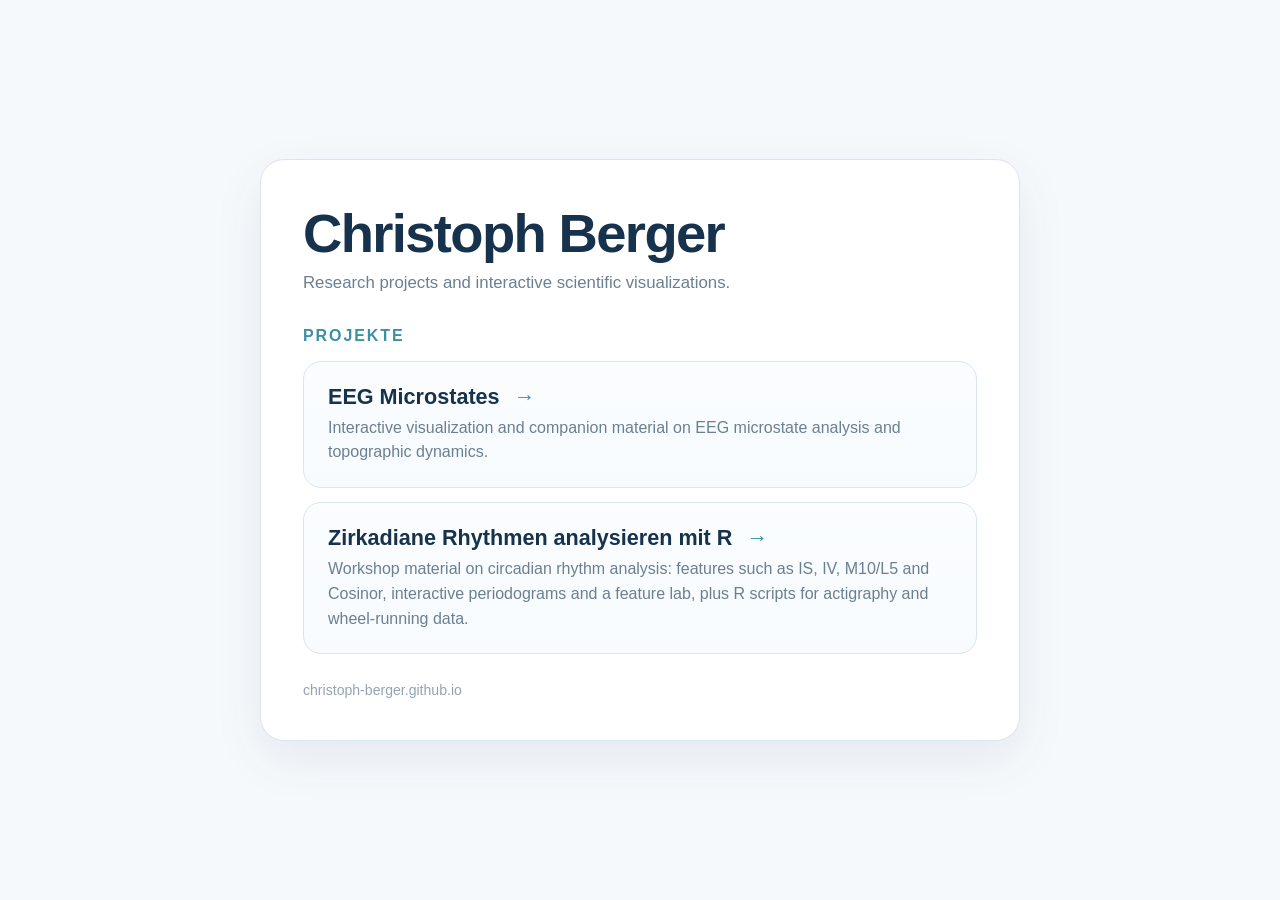
<file: index.html>
<!doctype html>
<html lang="de">
<head>
  <meta charset="utf-8">
  <meta name="viewport" content="width=device-width, initial-scale=1">
  <title>Christoph Berger</title>
  <meta name="description" content="Projects by Christoph Berger">
  <style>
    :root{
      font-family: Inter, Arial, sans-serif;
      color:#17324d;
      background:#f6f9fc;
    }
    *{box-sizing:border-box}
    body{
      margin:0;
      min-height:100vh;
      display:grid;
      place-items:center;
      padding:32px;
    }
    main{
      width:min(760px,100%);
      background:#ffffff;
      border:1px solid #dbe5ee;
      border-radius:24px;
      padding:42px;
      box-shadow:0 18px 50px rgba(23,50,77,.08);
    }
    h1{
      margin:0 0 8px;
      font-size:clamp(2rem,5vw,3.4rem);
      letter-spacing:-.03em;
    }
    .sub{
      margin:0 0 34px;
      color:#6b7f92;
      font-size:1.05rem;
    }
    h2{
      margin:0 0 16px;
      font-size:1rem;
      text-transform:uppercase;
      letter-spacing:.12em;
      color:#3d8fa3;
    }
    .project{
      display:block;
      text-decoration:none;
      color:inherit;
      border:1px solid #d8e6ee;
      border-radius:18px;
      padding:22px 24px;
      transition:.18s ease;
      background:linear-gradient(180deg,#fbfdff,#f7fbfd);
    }
    .project + .project{
      margin-top:14px;
    }
    .project:hover{
      transform:translateY(-2px);
      border-color:#84bdca;
      box-shadow:0 10px 24px rgba(61,143,163,.12);
    }
    .project-title{
      font-size:1.35rem;
      font-weight:700;
      margin-bottom:6px;
    }
    .project-text{
      color:#6b7f92;
      line-height:1.55;
    }
    .arrow{
      display:inline-block;
      margin-left:8px;
      color:#3d8fa3;
    }
    footer{
      margin-top:28px;
      color:#94a3b3;
      font-size:.88rem;
    }
  </style>
</head>
<body>
  <main>
    <h1>Christoph Berger</h1>
    <p class="sub">Research projects and interactive scientific visualizations.</p>

    <h2>Projekte</h2>

    <a class="project" href="./microstates/">
      <div class="project-title">EEG Microstates <span class="arrow">→</span></div>
      <div class="project-text">
        Interactive visualization and companion material on EEG microstate analysis
        and topographic dynamics.
      </div>
    </a>

    <a class="project" href="./circadian-rhythm-analysis/">
      <div class="project-title">Zirkadiane Rhythmen analysieren mit R <span class="arrow">→</span></div>
      <div class="project-text">
        Workshop material on circadian rhythm analysis: features such as IS, IV, M10/L5 and
        Cosinor, interactive periodograms and a feature lab, plus R scripts for actigraphy
        and wheel-running data.
      </div>
    </a>

    <footer>christoph-berger.github.io</footer>
  </main>
</body>
</html>
</file>
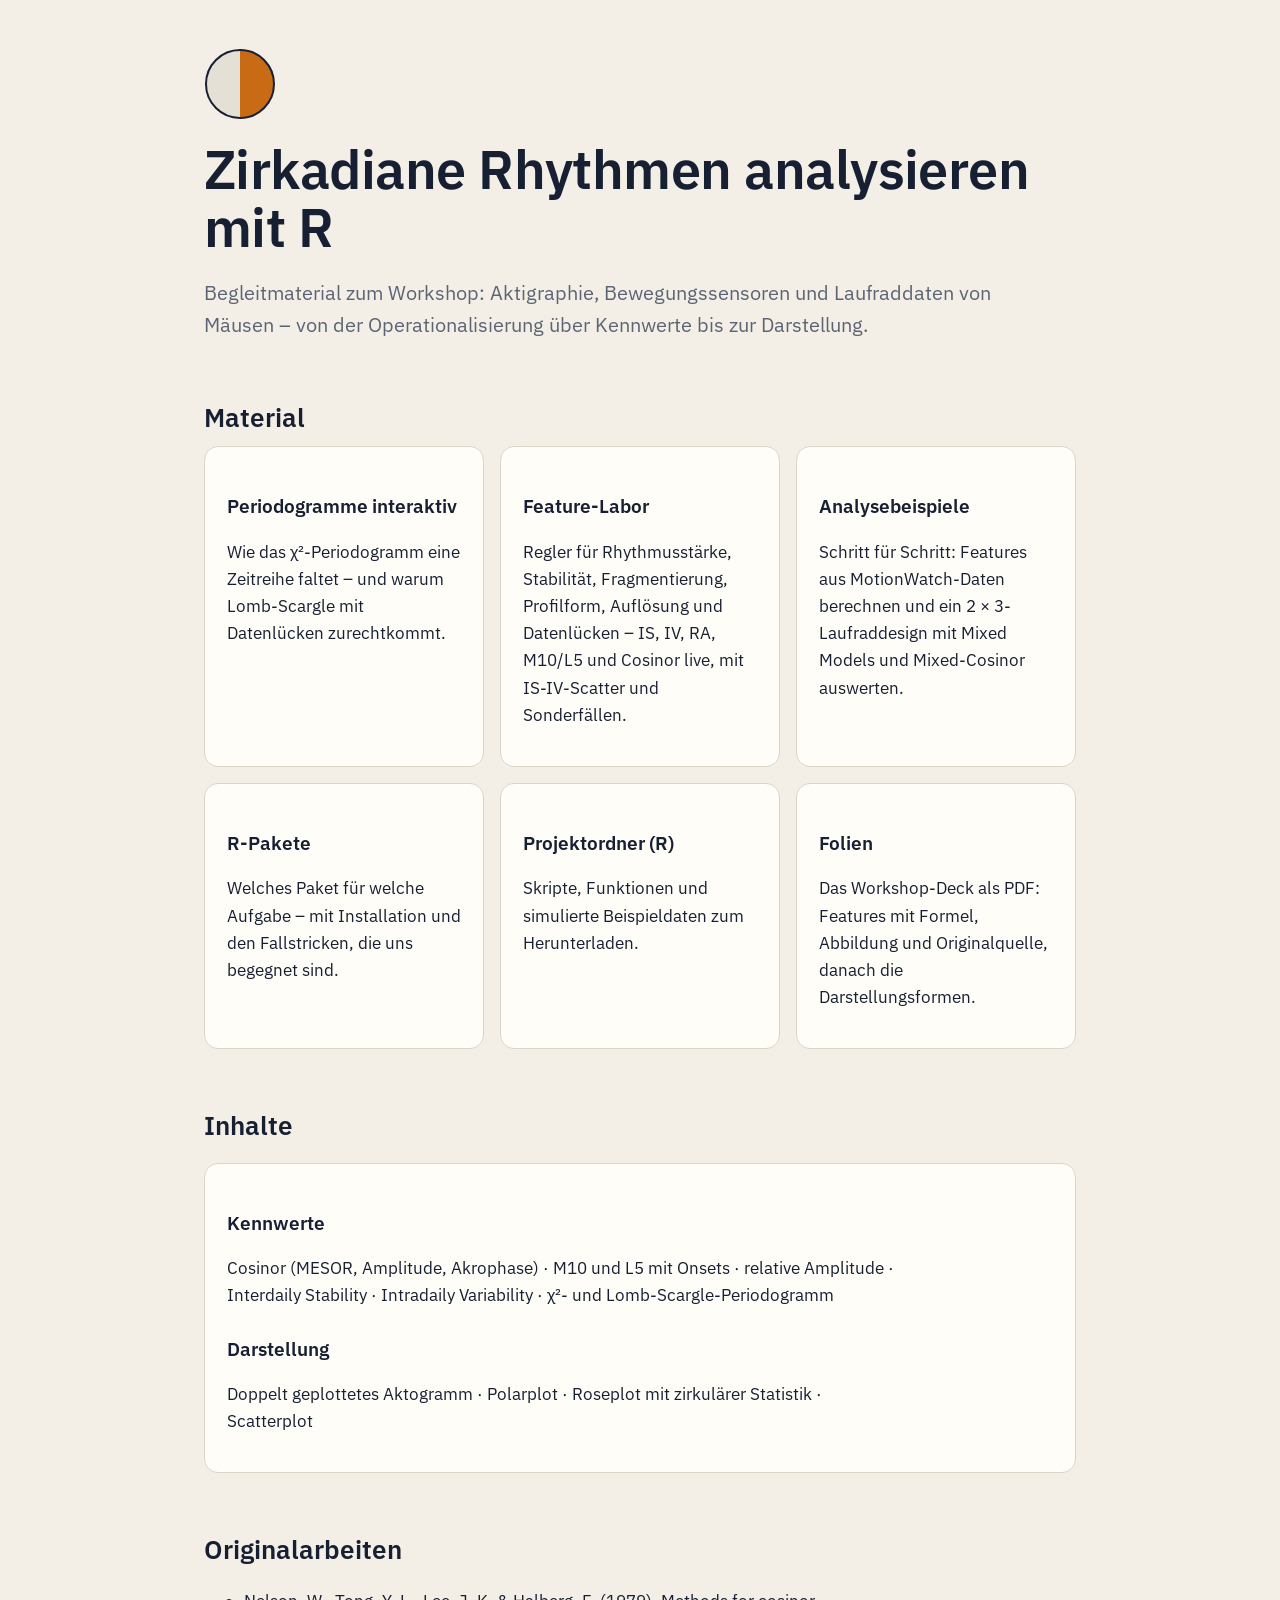
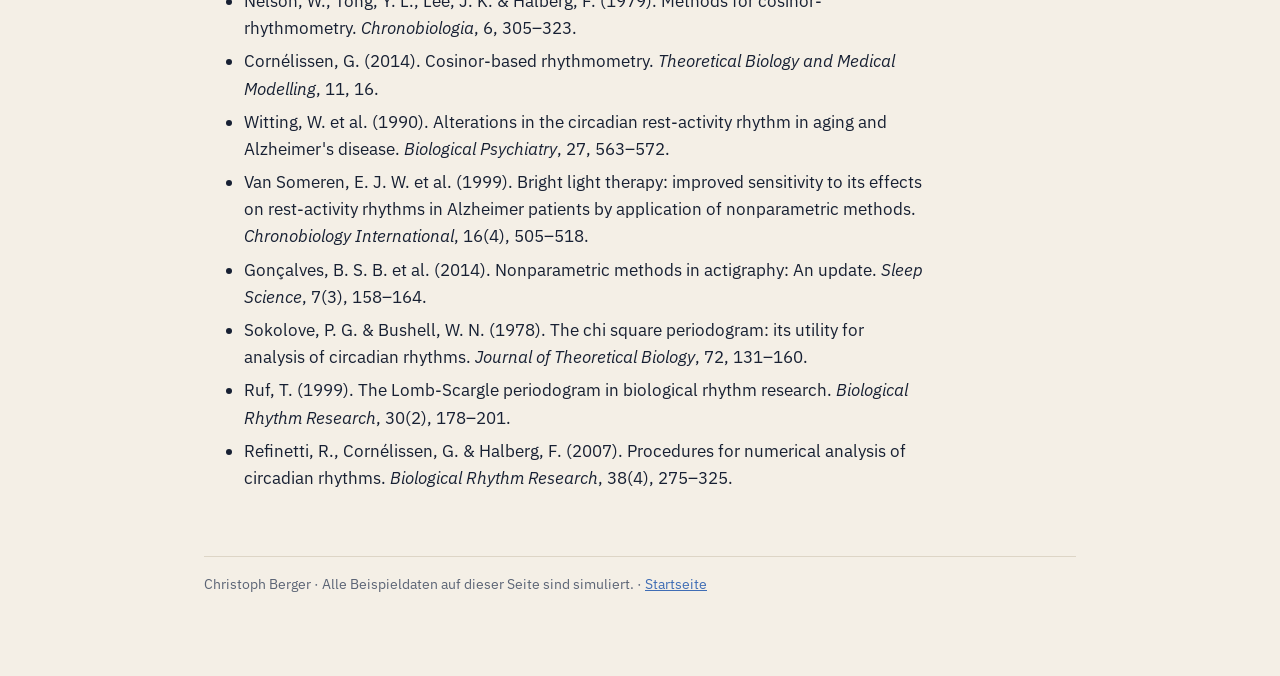
<file: circadian-rhythm-analysis/index.html>
<!doctype html>
<html lang="de">
<head>
<meta charset="utf-8">
<meta name="viewport" content="width=device-width, initial-scale=1, viewport-fit=cover">
<title>Zirkadiane Analysen in R – Workshop</title>
<link rel="preconnect" href="https://fonts.googleapis.com">
<link href="https://fonts.googleapis.com/css2?family=IBM+Plex+Mono:wght@400;600&family=IBM+Plex+Sans:wght@400;600&display=swap" rel="stylesheet">
<link rel="stylesheet" href="style.css">
<link rel="icon" href="data:image/svg+xml,<svg xmlns='http://www.w3.org/2000/svg' viewBox='0 0 100 100'><text y='.9em' font-size='90'>🕐</text></svg>">
</head>
<body>
<main>
<svg class="sun" viewBox="0 0 72 72" aria-hidden="true"><circle cx="36" cy="36" r="34" fill="var(--night)"/><path d="M36 2 A34 34 0 0 1 36 70 Z" fill="var(--orange)"/><circle cx="36" cy="36" r="34" fill="none" stroke="var(--ink)" stroke-width="2"/></svg>
<h1>Zirkadiane Rhythmen analysieren mit R</h1>
<p class="lead">Begleitmaterial zum Workshop: Aktigraphie, Bewegungssensoren und Laufraddaten von Mäusen – von der Operationalisierung über Kennwerte bis zur Darstellung.</p>

<h2>Material</h2>
<div class="grid">
<a class="card" href="periodogramme.html"><h3>Periodogramme interaktiv</h3><p>Wie das χ²-Periodogramm eine Zeitreihe faltet – und warum Lomb-Scargle mit Datenlücken zurechtkommt.</p></a>
<a class="card" href="feature-labor.html"><h3>Feature-Labor</h3><p>Regler für Rhythmusstärke, Stabilität, Fragmentierung, Profilform, Auflösung und Datenlücken – IS, IV, RA, M10/L5 und Cosinor live, mit IS-IV-Scatter und Sonderfällen.</p></a>
<a class="card" href="analysebeispiele.html"><h3>Analysebeispiele</h3><p>Schritt für Schritt: Features aus MotionWatch-Daten berechnen und ein 2 × 3-Laufraddesign mit Mixed Models und Mixed-Cosinor auswerten.</p></a>
<a class="card" href="r-pakete.html"><h3>R-Pakete</h3><p>Welches Paket für welche Aufgabe – mit Installation und den Fallstricken, die uns begegnet sind.</p></a>
<a class="card" href="workshop_R_public.zip"><h3>Projektordner (R)</h3><p>Skripte, Funktionen und simulierte Beispieldaten zum Herunterladen.</p></a>
<a class="card" href="slides.pdf"><h3>Folien</h3><p>Das Workshop-Deck als PDF: Features mit Formel, Abbildung und Originalquelle, danach die Darstellungsformen.</p></a>
</div>

<h2>Inhalte</h2>
<div class="card">
<h3>Kennwerte</h3>
<p>Cosinor (MESOR, Amplitude, Akrophase) · M10 und L5 mit Onsets · relative Amplitude · Interdaily Stability · Intradaily Variability · χ²- und Lomb-Scargle-Periodogramm</p>
<h3>Darstellung</h3>
<p>Doppelt geplottetes Aktogramm · Polarplot · Roseplot mit zirkulärer Statistik · Scatterplot</p>
</div>

<h2>Originalarbeiten</h2>
<ul class="refs">
<li>Nelson, W., Tong, Y. L., Lee, J. K. &amp; Halberg, F. (1979). Methods for cosinor-rhythmometry. <i>Chronobiologia</i>, 6, 305–323.</li>
<li>Cornélissen, G. (2014). Cosinor-based rhythmometry. <i>Theoretical Biology and Medical Modelling</i>, 11, 16.</li>
<li>Witting, W. et al. (1990). Alterations in the circadian rest-activity rhythm in aging and Alzheimer's disease. <i>Biological Psychiatry</i>, 27, 563–572.</li>
<li>Van Someren, E. J. W. et al. (1999). Bright light therapy: improved sensitivity to its effects on rest-activity rhythms in Alzheimer patients by application of nonparametric methods. <i>Chronobiology International</i>, 16(4), 505–518.</li>
<li>Gonçalves, B. S. B. et al. (2014). Nonparametric methods in actigraphy: An update. <i>Sleep Science</i>, 7(3), 158–164.</li>
<li>Sokolove, P. G. &amp; Bushell, W. N. (1978). The chi square periodogram: its utility for analysis of circadian rhythms. <i>Journal of Theoretical Biology</i>, 72, 131–160.</li>
<li>Ruf, T. (1999). The Lomb-Scargle periodogram in biological rhythm research. <i>Biological Rhythm Research</i>, 30(2), 178–201.</li>
<li>Refinetti, R., Cornélissen, G. &amp; Halberg, F. (2007). Procedures for numerical analysis of circadian rhythms. <i>Biological Rhythm Research</i>, 38(4), 275–325.</li>
</ul>

<footer>Christoph Berger · Alle Beispieldaten auf dieser Seite sind simuliert. · <a href="../">Startseite</a></footer>
</main>
</body>
</html>
</file>
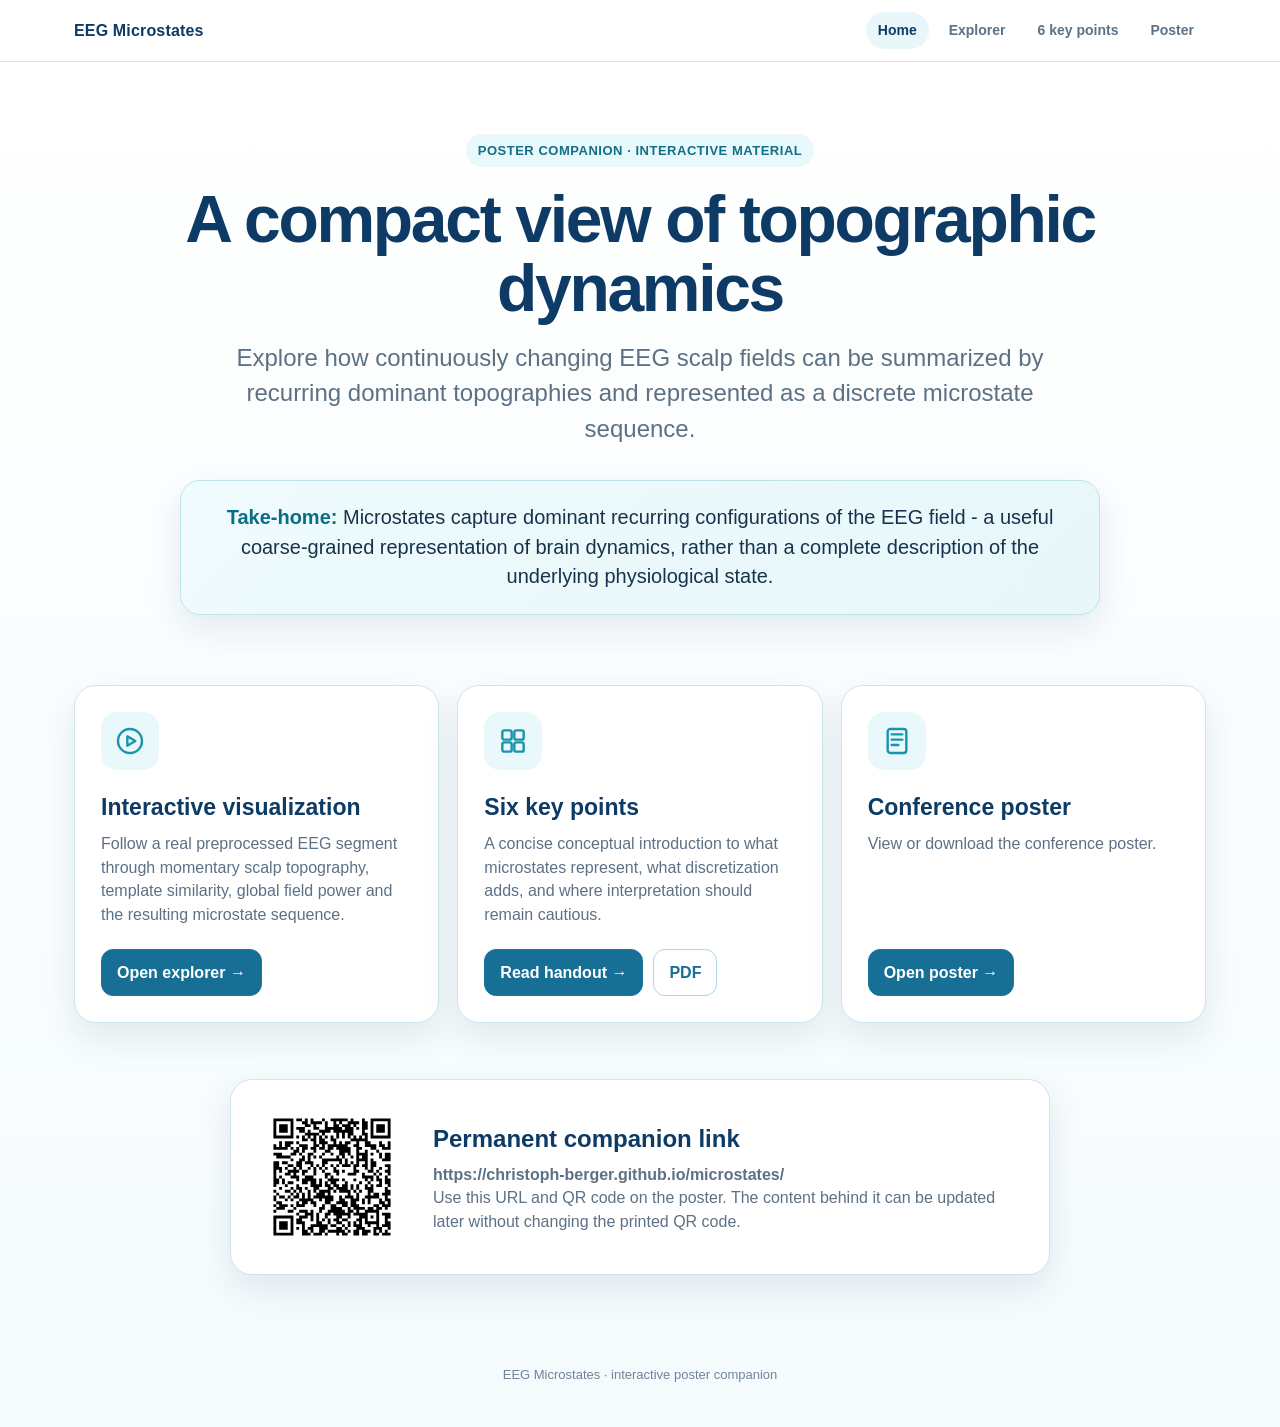
<file: microstates/index.html>
<!doctype html>
<html lang="en"><head><meta charset="utf-8"><meta name="viewport" content="width=device-width,initial-scale=1"><meta name="theme-color" content="#ffffff">
<title>EEG Microstates | Interactive Companion</title><link rel="stylesheet" href="styles.css"></head>
<body>
<header class="topbar"><div class="inner"><a class="brand" href="./">EEG Microstates</a><nav class="nav"><a class="current" href="./">Home</a><a href="visualization.html">Explorer</a><a href="handout.html">6 key points</a><a id="posterNav" href="poster.pdf">Poster</a></nav></div></header>
<main class="site-shell">
<section class="hero"><span class="eyebrow">Poster companion · interactive material</span><h1>A compact view of topographic dynamics</h1><p class="lead">Explore how continuously changing EEG scalp fields can be summarized by recurring dominant topographies and represented as a discrete microstate sequence.</p><div class="takehome"><strong>Take-home:</strong> Microstates capture dominant recurring configurations of the EEG field - a useful coarse-grained representation of brain dynamics, rather than a complete description of the underlying physiological state.</div></section>
<section class="action-grid">
<article class="action-card"><div class="icon"><svg viewBox="0 0 24 24"><circle cx="12" cy="12" r="9"/><path d="M10 8.5 16 12l-6 3.5z"/></svg></div><h2>Interactive visualization</h2><p>Follow a real preprocessed EEG segment through momentary scalp topography, template similarity, global field power and the resulting microstate sequence.</p><div class="btnrow"><a class="btn" href="visualization.html">Open explorer →</a></div></article>
<article class="action-card"><div class="icon"><svg viewBox="0 0 24 24"><rect x="4" y="4" width="7" height="7" rx="1.5"/><rect x="13" y="4" width="7" height="7" rx="1.5"/><rect x="4" y="13" width="7" height="7" rx="1.5"/><rect x="13" y="13" width="7" height="7" rx="1.5"/></svg></div><h2>Six key points</h2><p>A concise conceptual introduction to what microstates represent, what discretization adds, and where interpretation should remain cautious.</p><div class="btnrow"><a class="btn" href="handout.html">Read handout →</a><a class="btn secondary" href="microstates-handout.pdf">PDF</a></div></article>
<article class="action-card"><div class="icon"><svg viewBox="0 0 24 24"><rect x="5" y="3" width="14" height="18" rx="2"/><path d="M8 7h8M8 11h8M8 15h5"/></svg></div><h2>Conference poster</h2><p id="posterText">The poster PDF can be opened here once <strong>poster.pdf</strong> has been added to this folder.</p><div class="btnrow"><a id="posterButton" class="btn" href="poster.pdf">Open poster →</a></div></article>
</section>
<section class="qrbox"><img src="assets/qr-microstates.svg" alt="QR code to this microstates website"><div><h2>Permanent companion link</h2><p class="url">https://christoph-berger.github.io/microstates/</p><p>Use this URL and QR code on the poster. The content behind it can be updated later without changing the printed QR code.</p></div></section>
</main><footer class="footer">EEG Microstates · interactive poster companion</footer>
<script>
(async()=>{try{const r=await fetch('poster.pdf',{method:'HEAD'});if(!r.ok)throw 0;document.getElementById('posterText').innerHTML='View or download the conference poster.'}catch(e){document.getElementById('posterButton').classList.add('disabled');document.getElementById('posterNav').style.opacity='.45';document.getElementById('posterNav').style.pointerEvents='none'}})();
</script></body></html>
</file>
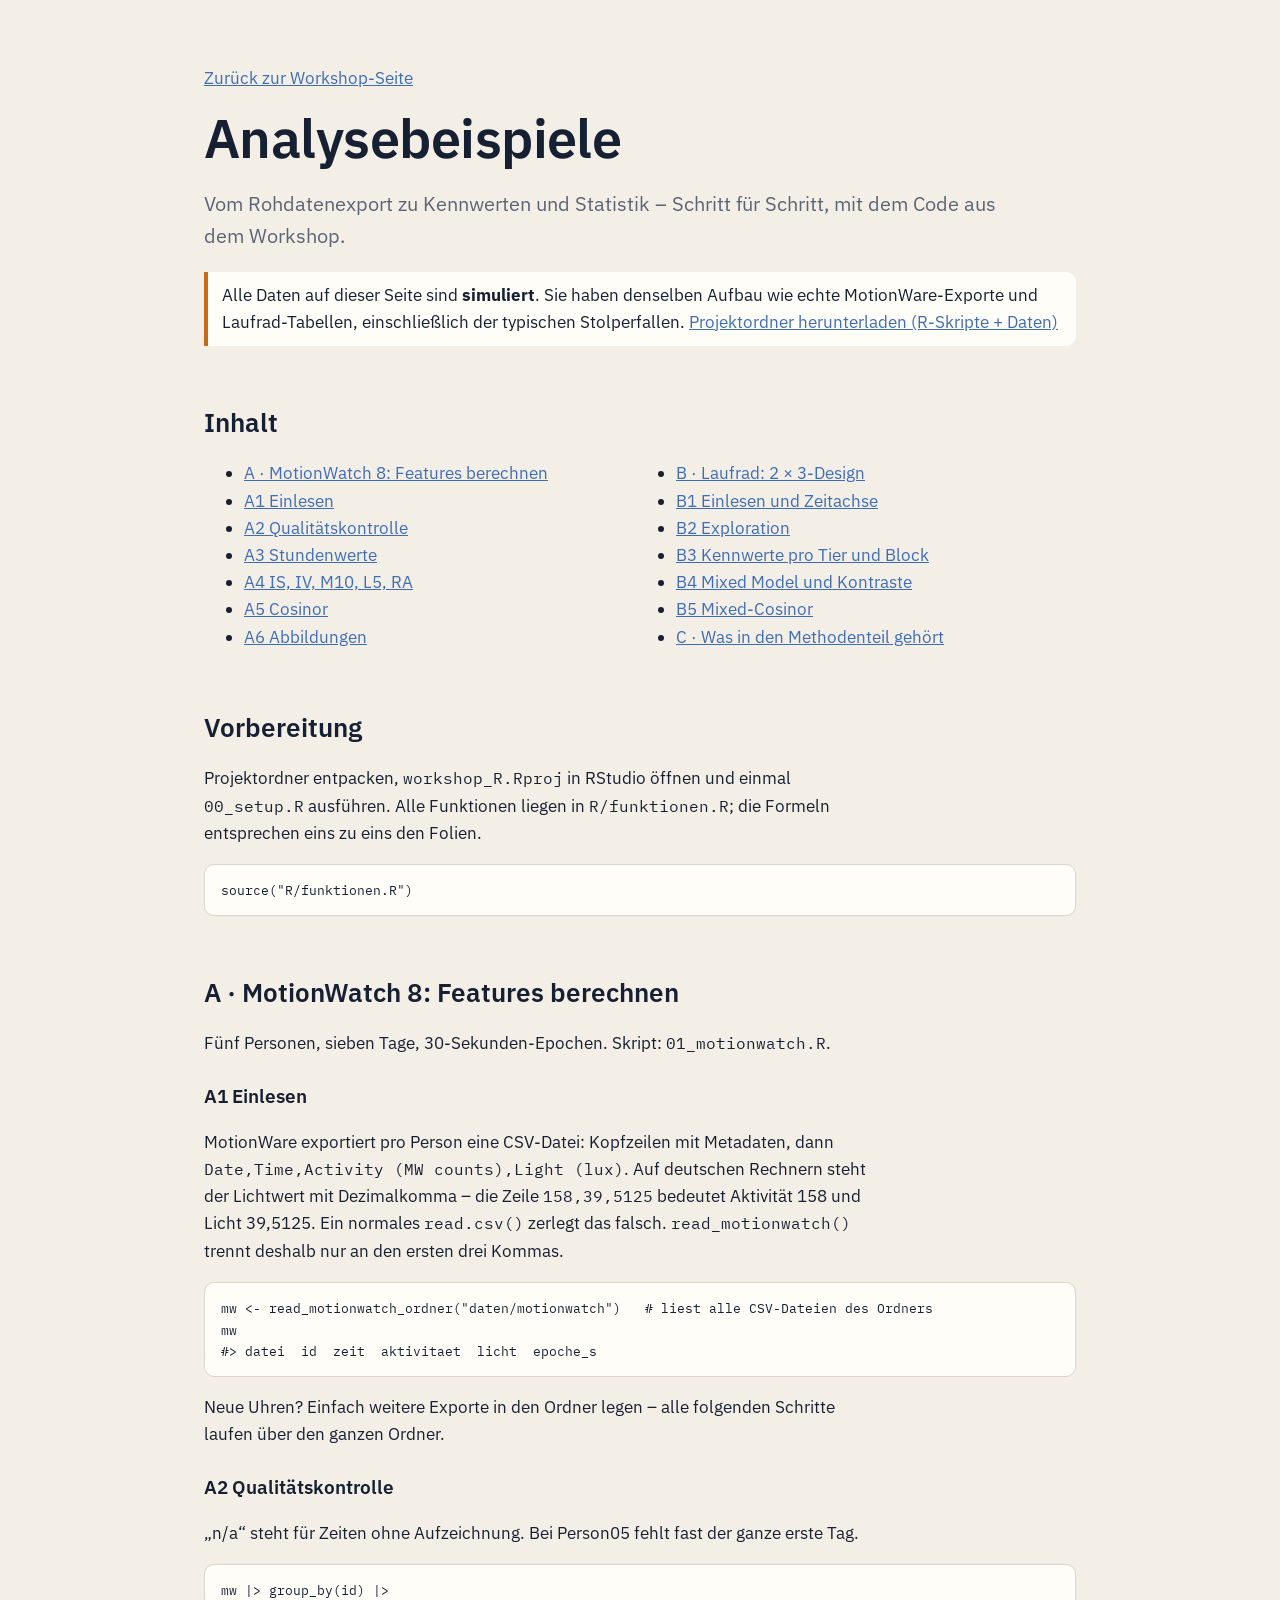
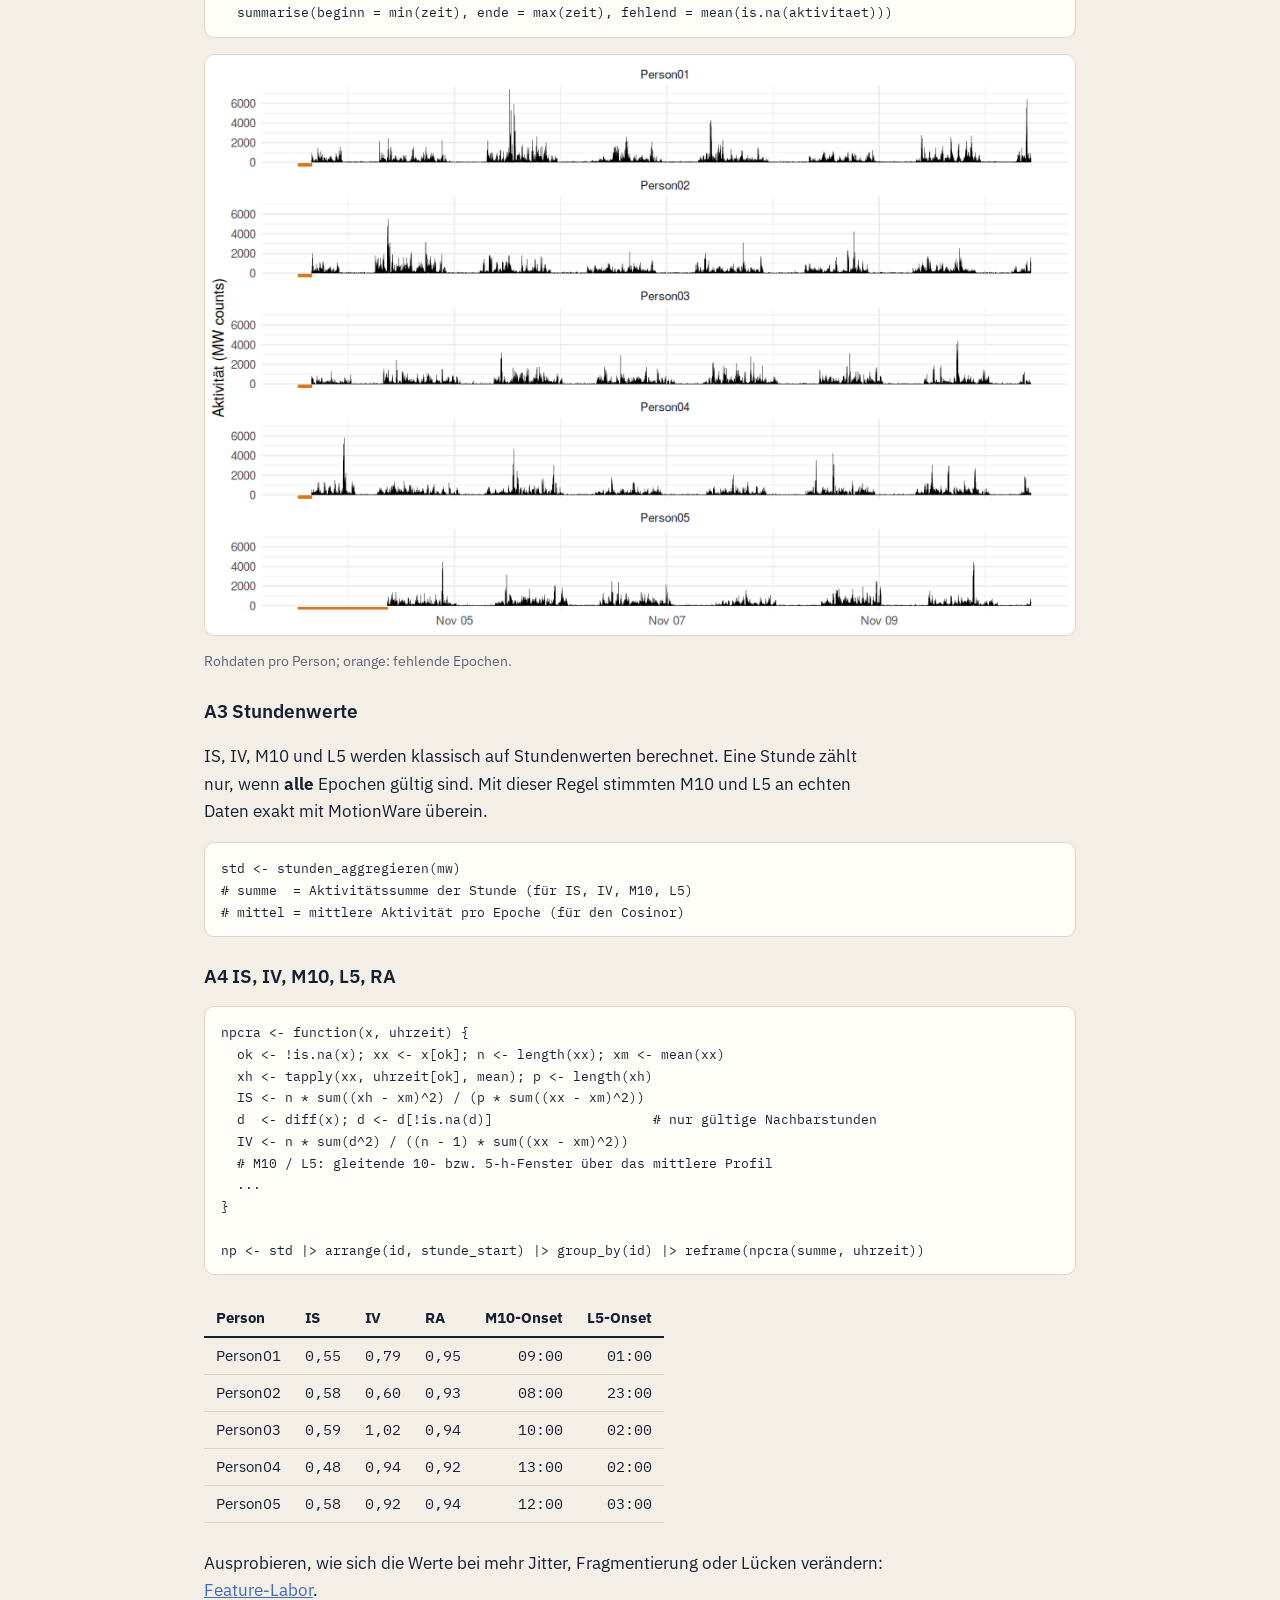
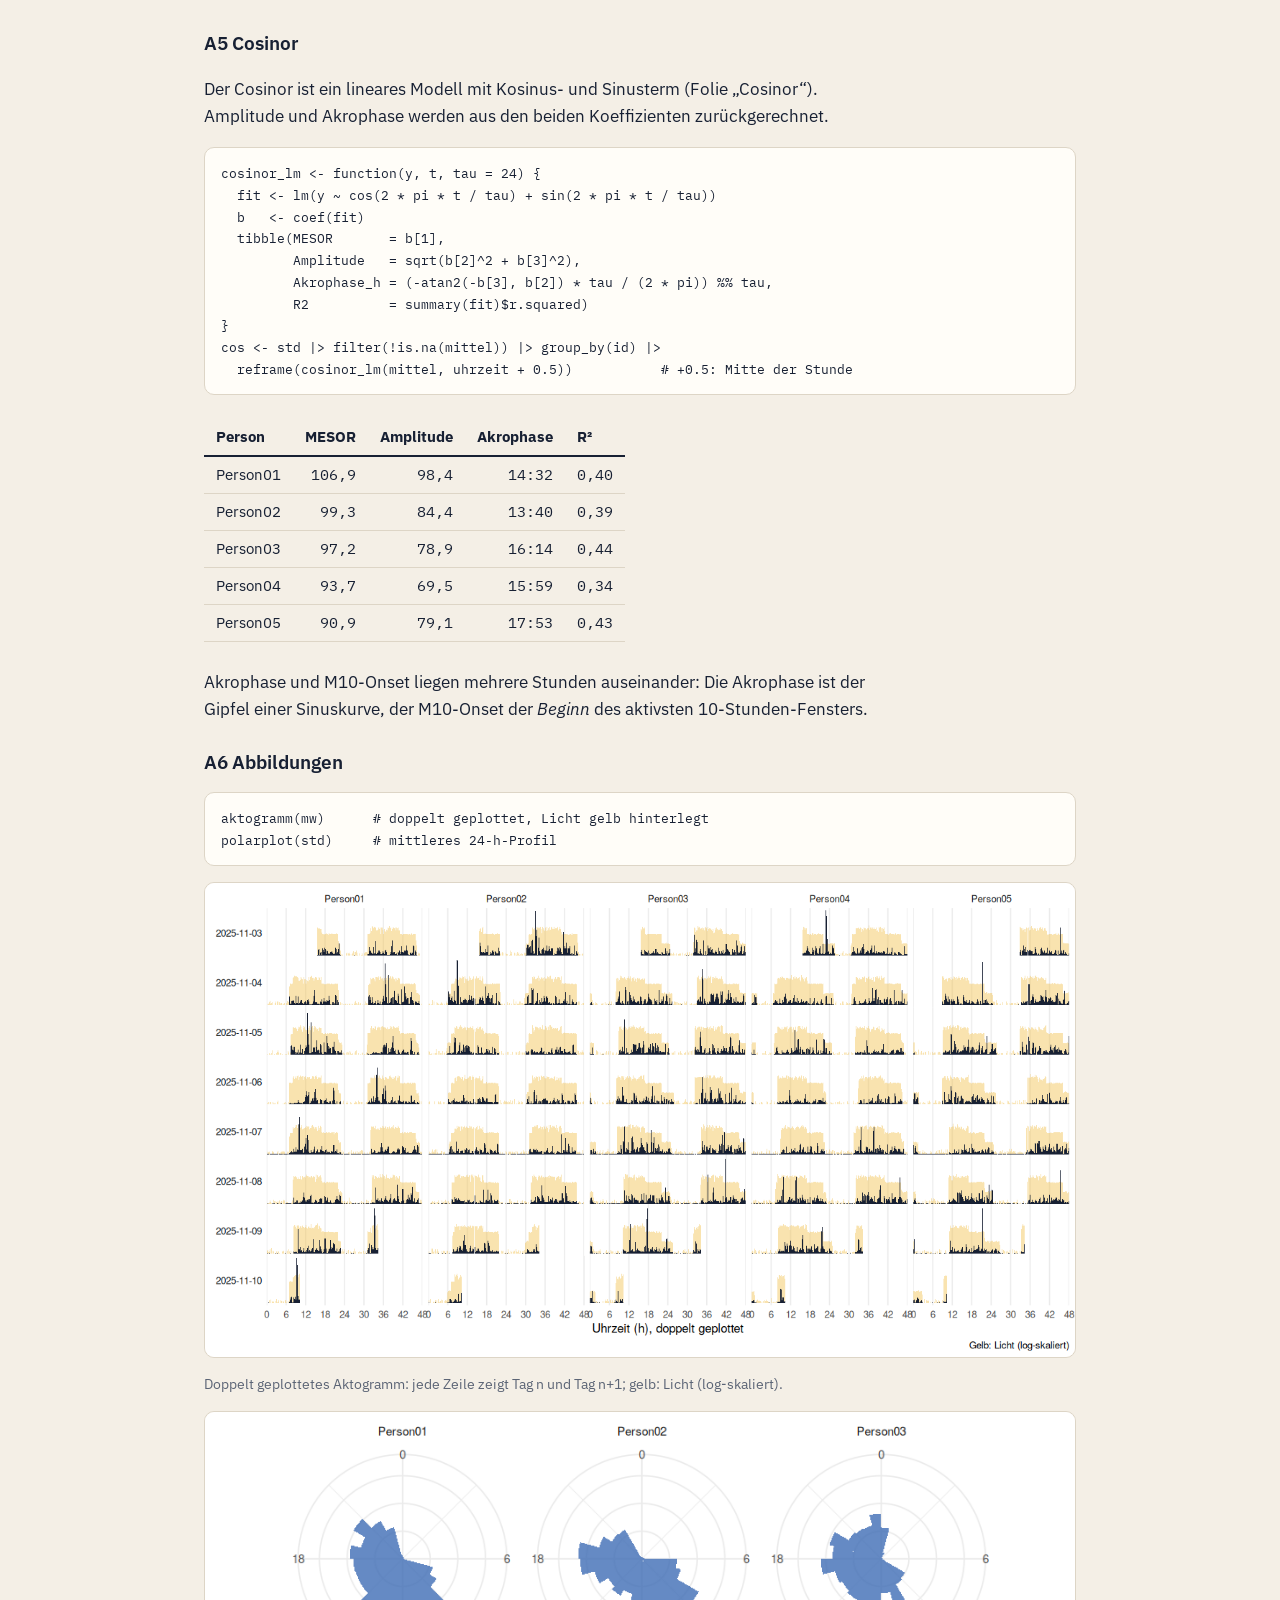
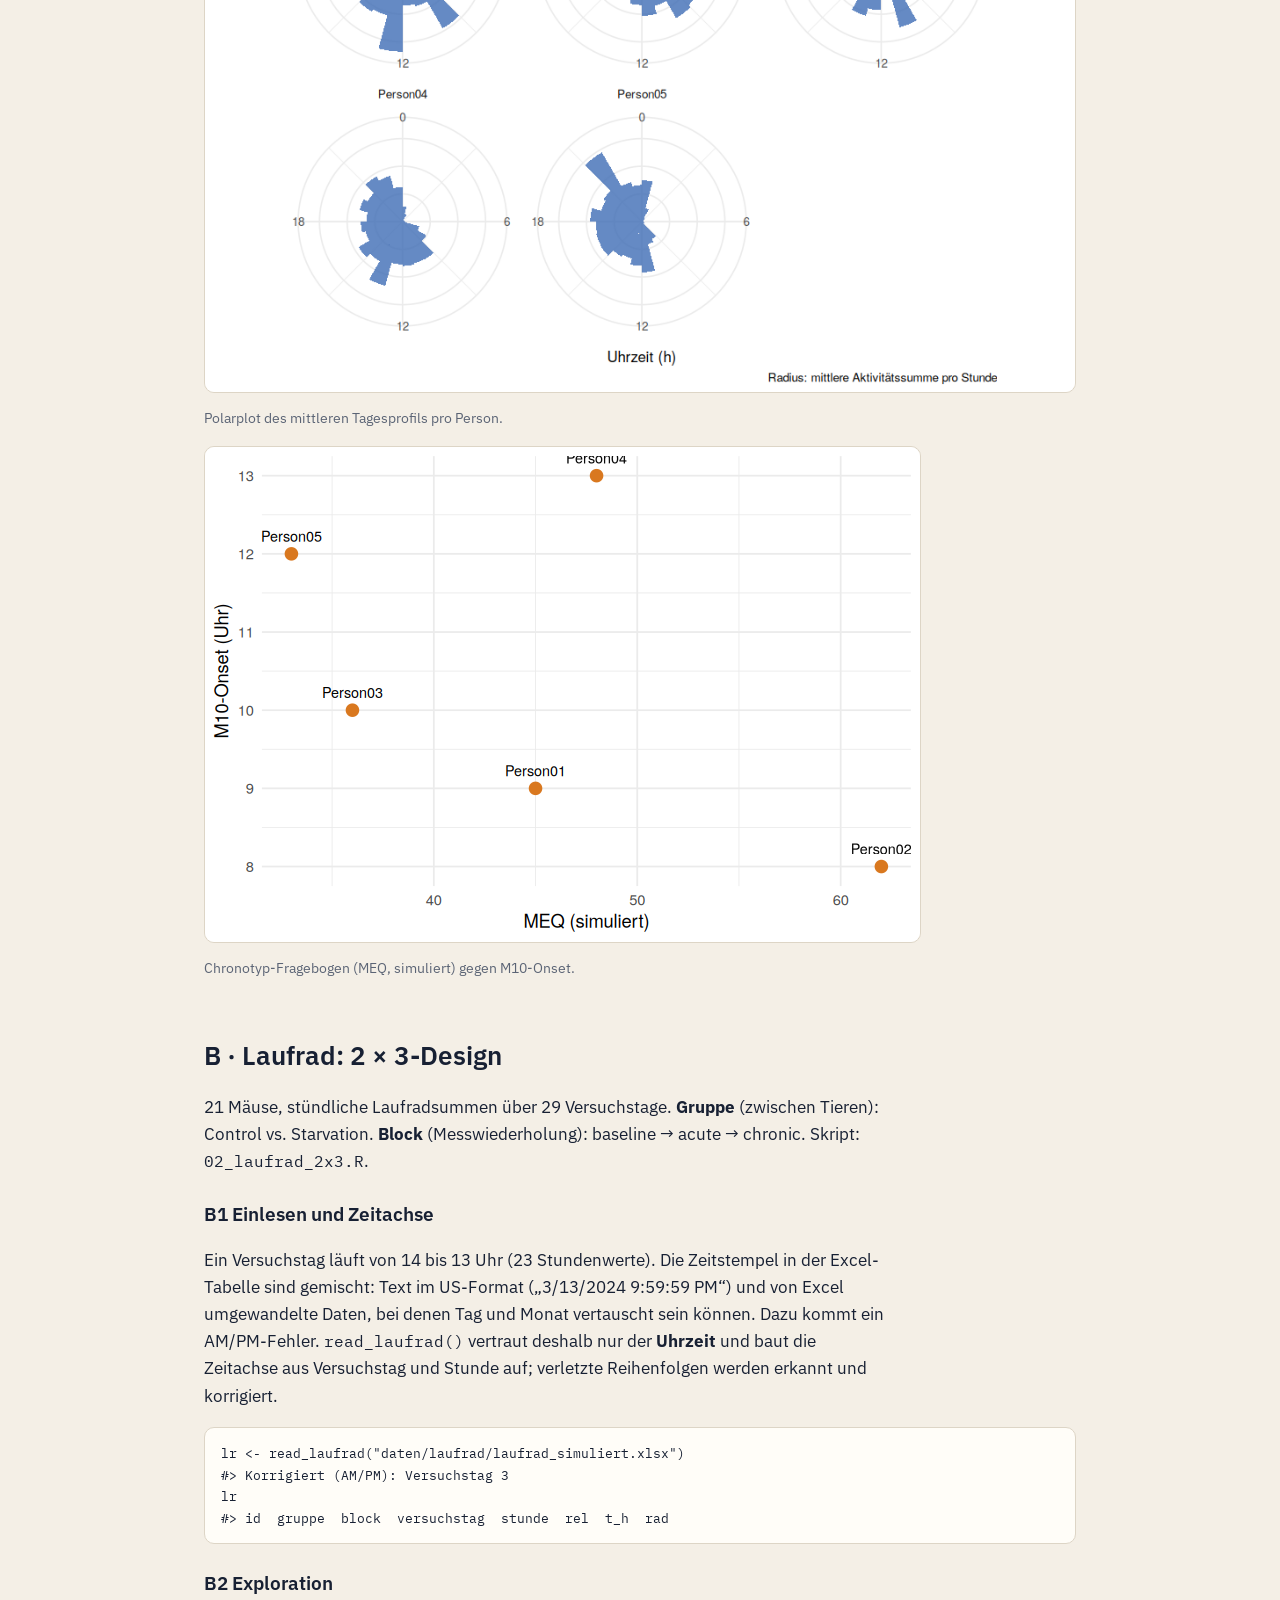
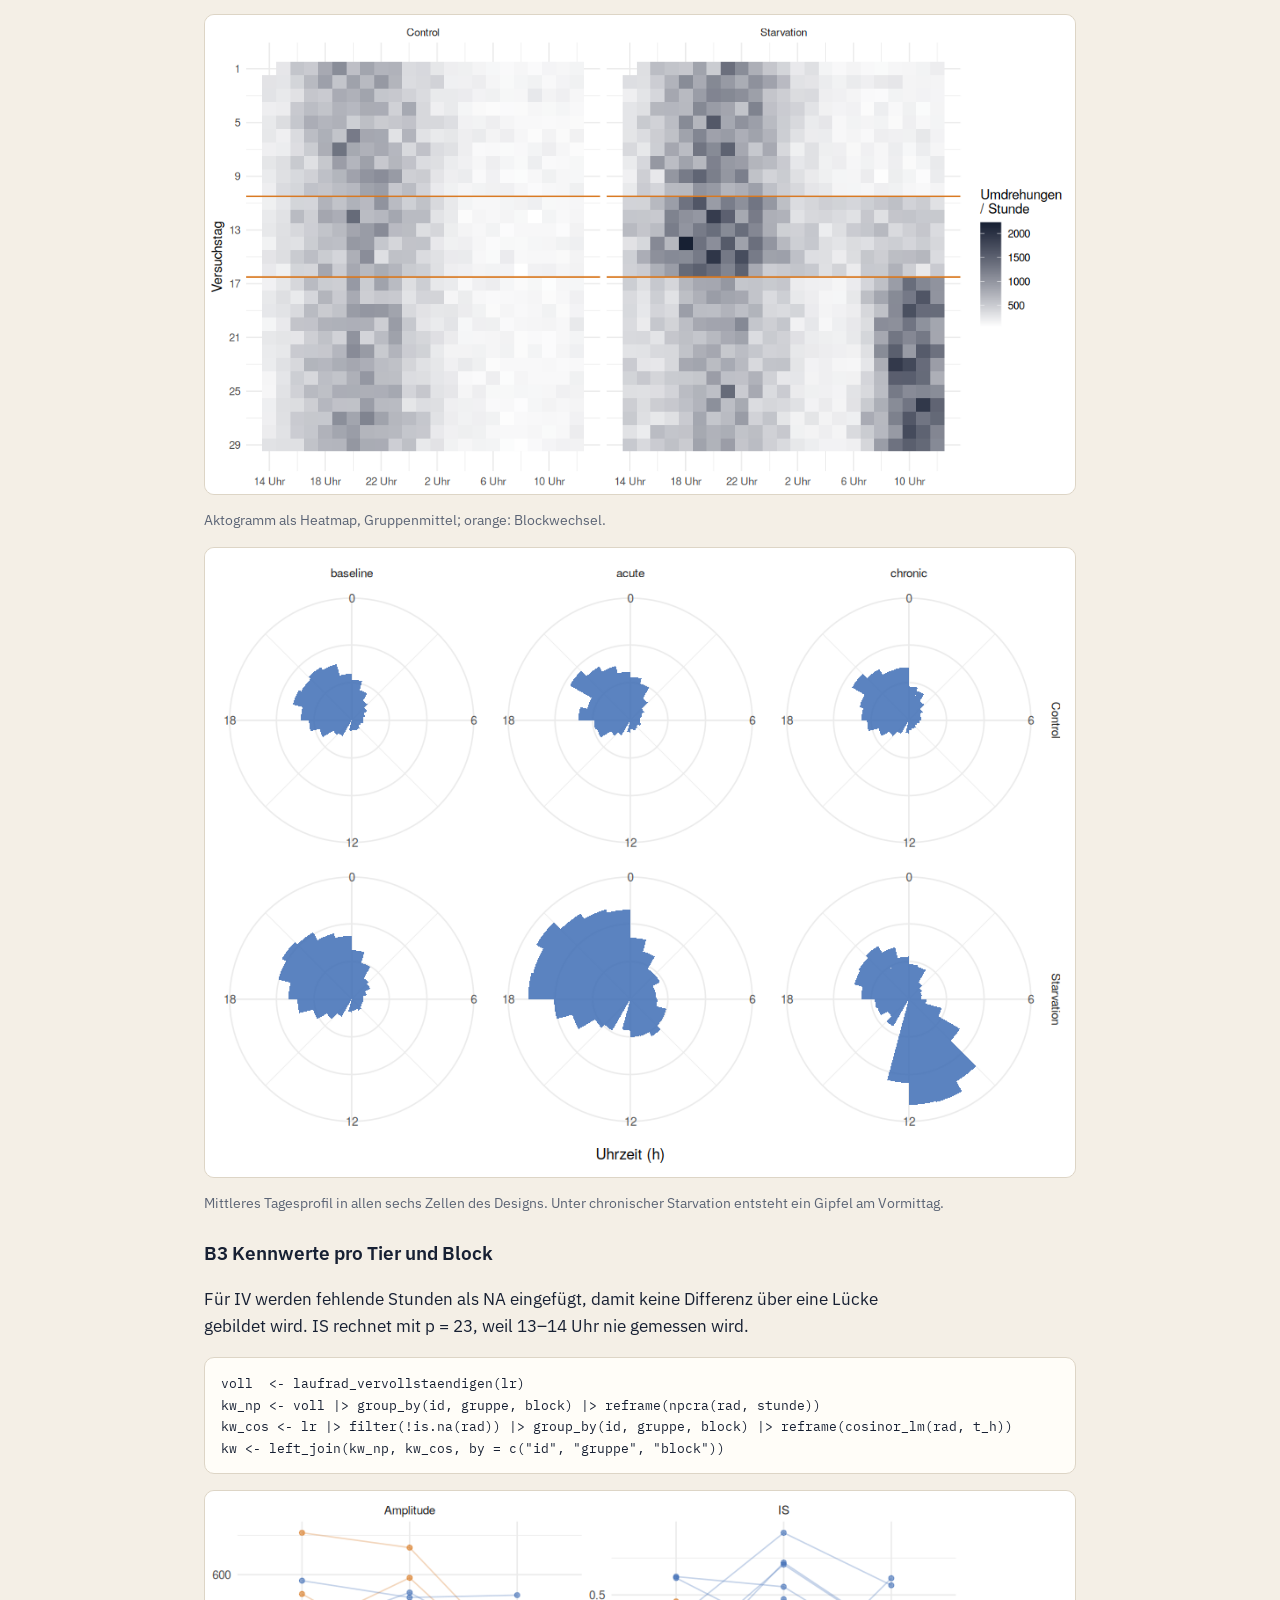
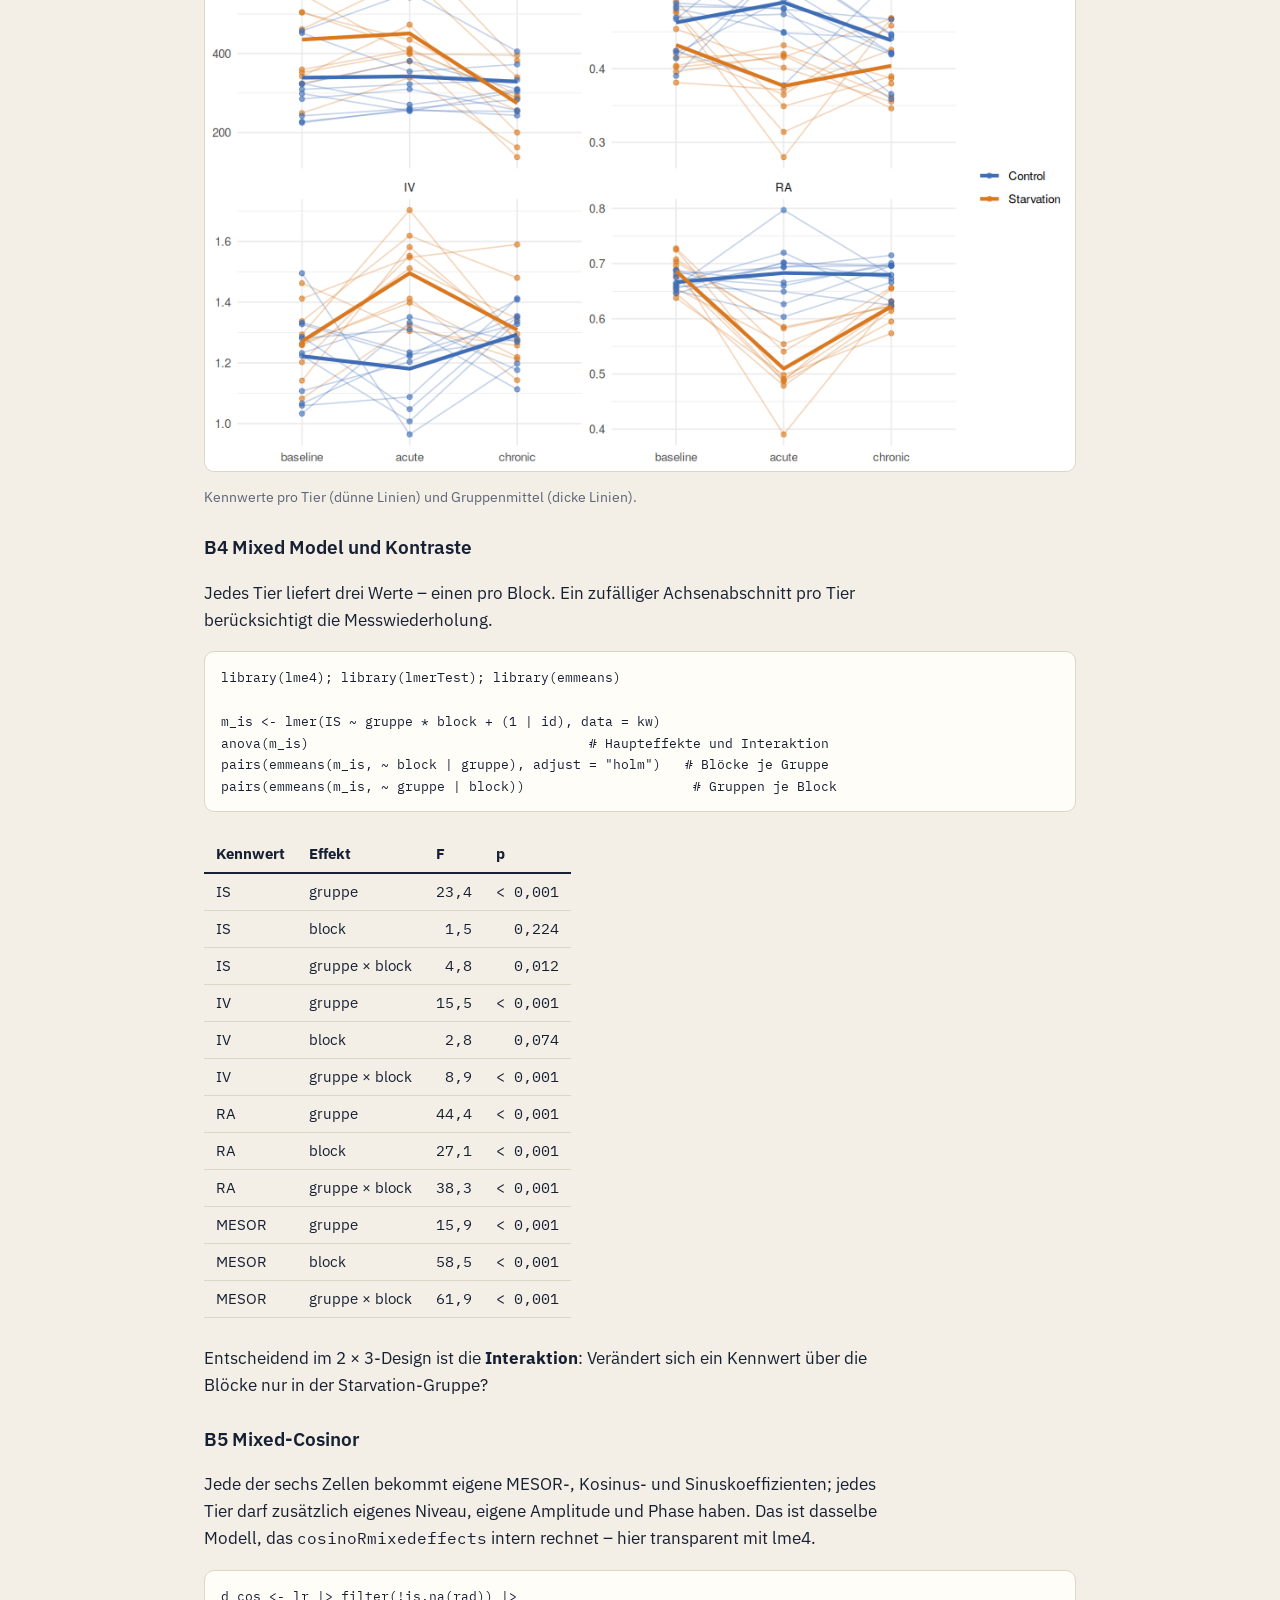
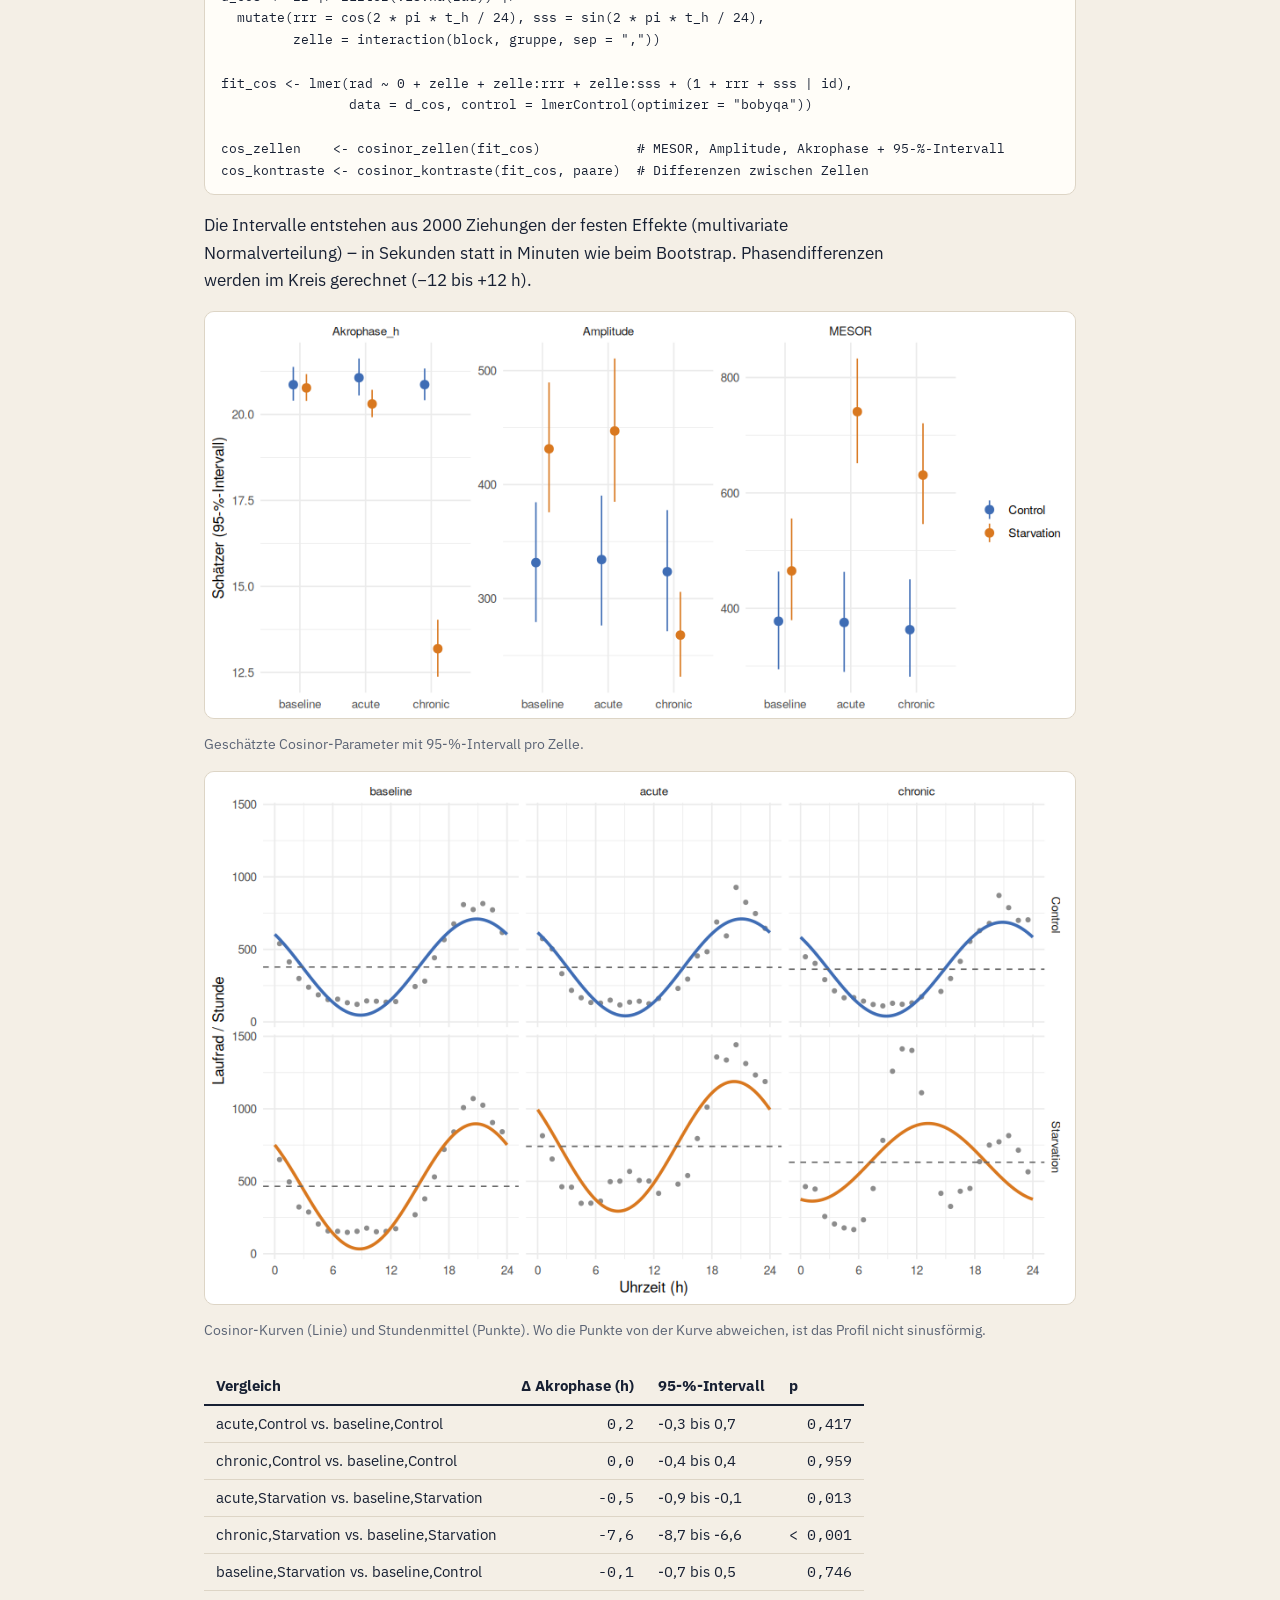
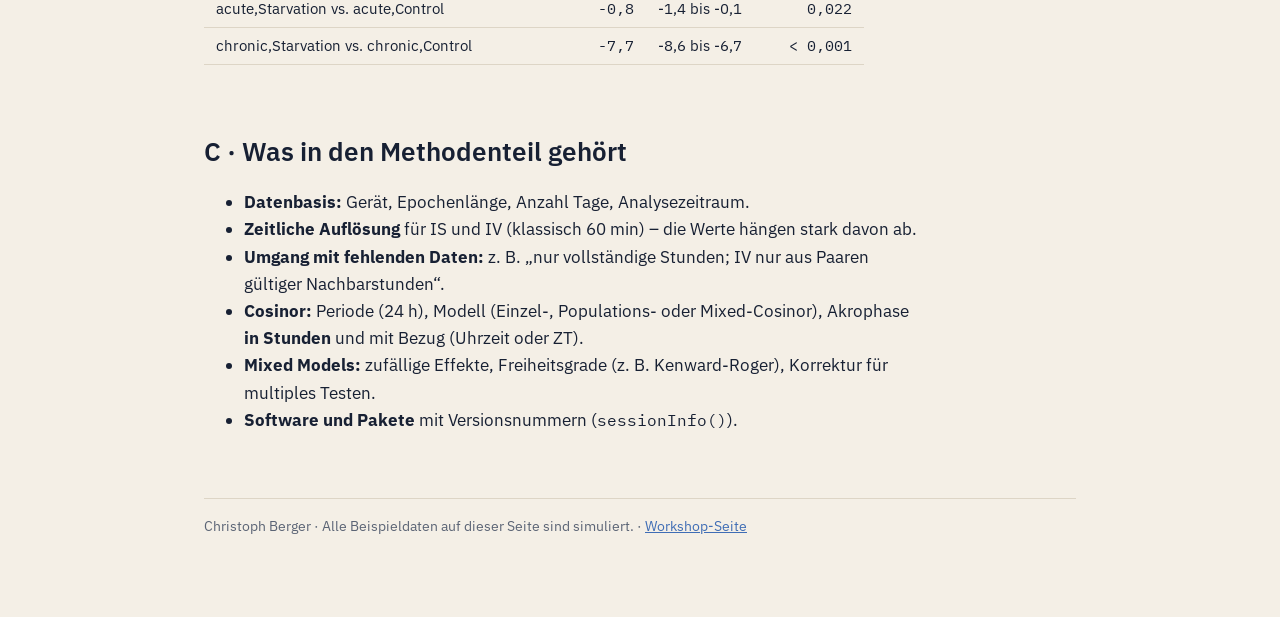
<file: circadian-rhythm-analysis/analysebeispiele.html>
<!doctype html>
<html lang="de">
<head>
<meta charset="utf-8">
<meta name="viewport" content="width=device-width, initial-scale=1, viewport-fit=cover">
<title>Analysebeispiele – Zirkadiane Analysen in R</title>
<link rel="preconnect" href="https://fonts.googleapis.com">
<link href="https://fonts.googleapis.com/css2?family=IBM+Plex+Mono:wght@400;600&family=IBM+Plex+Sans:wght@400;600&display=swap" rel="stylesheet">
<link rel="stylesheet" href="style.css">
<link rel="icon" href="data:image/svg+xml,<svg xmlns='http://www.w3.org/2000/svg' viewBox='0 0 100 100'><text y='.9em' font-size='90'>🕐</text></svg>">
<style>
pre.code{font-family:'IBM Plex Mono',Menlo,Consolas,monospace;font-size:14.5px;line-height:1.5;background:var(--card);border:1px solid var(--line);border-radius:10px;padding:14px 16px;overflow-x:auto;white-space:pre}
.tw{overflow-x:auto}
table.t{border-collapse:collapse;font-size:15px;margin:10px 0}
table.t th,table.t td{padding:6px 12px;border-bottom:1px solid var(--line);text-align:left;vertical-align:top}
table.t th{border-bottom:2px solid var(--ink)}
table.t td.n{text-align:right;font-family:'IBM Plex Mono',monospace}
figure{margin:16px 0}
figure img{max-width:100%;height:auto;border:1px solid var(--line);border-radius:10px;background:#fff}
figcaption{font-size:14px;color:var(--mut);margin-top:6px}
.toc{columns:2;column-gap:32px}
@media (max-width:640px){.toc{columns:1}}
.hint{border-left:4px solid var(--orange);padding:10px 14px;background:var(--card);border-radius:0 10px 10px 0;margin:14px 0}
</style>
</head>
<body>
<main>
<p><a href="./">Zurück zur Workshop-Seite</a></p>
<h1>Analysebeispiele</h1>
<p class="lead">Vom Rohdatenexport zu Kennwerten und Statistik – Schritt für Schritt, mit dem Code aus dem Workshop.</p>
<div class="hint">Alle Daten auf dieser Seite sind <b>simuliert</b>. Sie haben denselben Aufbau wie echte MotionWare-Exporte und Laufrad-Tabellen, einschließlich der typischen Stolperfallen. <a href="workshop_R_public.zip">Projektordner herunterladen (R-Skripte + Daten)</a></div>
<h2>Inhalt</h2>
<ul class="toc">
<li><a href="#a">A · MotionWatch 8: Features berechnen</a></li>
<li><a href="#a1">A1 Einlesen</a></li><li><a href="#a2">A2 Qualitätskontrolle</a></li><li><a href="#a3">A3 Stundenwerte</a></li>
<li><a href="#a4">A4 IS, IV, M10, L5, RA</a></li><li><a href="#a5">A5 Cosinor</a></li><li><a href="#a6">A6 Abbildungen</a></li>
<li><a href="#b">B · Laufrad: 2 × 3-Design</a></li>
<li><a href="#b1">B1 Einlesen und Zeitachse</a></li><li><a href="#b2">B2 Exploration</a></li><li><a href="#b3">B3 Kennwerte pro Tier und Block</a></li>
<li><a href="#b4">B4 Mixed Model und Kontraste</a></li><li><a href="#b5">B5 Mixed-Cosinor</a></li><li><a href="#c">C · Was in den Methodenteil gehört</a></li>
</ul>
<h2>Vorbereitung</h2>
<p>Projektordner entpacken, <code>workshop_R.Rproj</code> in RStudio öffnen und einmal <code>00_setup.R</code> ausführen. Alle Funktionen liegen in <code>R/funktionen.R</code>; die Formeln entsprechen eins zu eins den Folien.</p>
<pre class="code"><code>source(&quot;R/funktionen.R&quot;)</code></pre>
<h2 id="a">A · MotionWatch 8: Features berechnen</h2>
<p>Fünf Personen, sieben Tage, 30-Sekunden-Epochen. Skript: <code>01_motionwatch.R</code>.</p>
<h3 id="a1">A1 Einlesen</h3>
<p>MotionWare exportiert pro Person eine CSV-Datei: Kopfzeilen mit Metadaten, dann <code>Date,Time,Activity (MW counts),Light (lux)</code>. Auf deutschen Rechnern steht der Lichtwert mit Dezimalkomma – die Zeile <code>158,39,5125</code> bedeutet Aktivität 158 und Licht 39,5125. Ein normales <code>read.csv()</code> zerlegt das falsch. <code>read_motionwatch()</code> trennt deshalb nur an den ersten drei Kommas.</p>
<pre class="code"><code>mw &lt;- read_motionwatch_ordner(&quot;daten/motionwatch&quot;)   # liest alle CSV-Dateien des Ordners
mw
#&gt; datei  id  zeit  aktivitaet  licht  epoche_s</code></pre>
<p>Neue Uhren? Einfach weitere Exporte in den Ordner legen – alle folgenden Schritte laufen über den ganzen Ordner.</p>
<h3 id="a2">A2 Qualitätskontrolle</h3>
<p>„n/a“ steht für Zeiten ohne Aufzeichnung. Bei Person05 fehlt fast der ganze erste Tag.</p>
<pre class="code"><code>mw |&gt; group_by(id) |&gt;
  summarise(beginn = min(zeit), ende = max(zeit), fehlend = mean(is.na(aktivitaet)))</code></pre>
<figure><img src="img/mw_rohdaten.png" alt="Zeitreihen der Aktivität für fünf Personen mit markierten fehlenden Epochen" loading="lazy"><figcaption>Rohdaten pro Person; orange: fehlende Epochen.</figcaption></figure>
<h3 id="a3">A3 Stundenwerte</h3>
<p>IS, IV, M10 und L5 werden klassisch auf Stundenwerten berechnet. Eine Stunde zählt nur, wenn <b>alle</b> Epochen gültig sind. Mit dieser Regel stimmten M10 und L5 an echten Daten exakt mit MotionWare überein.</p>
<pre class="code"><code>std &lt;- stunden_aggregieren(mw)
# summe  = Aktivitätssumme der Stunde (für IS, IV, M10, L5)
# mittel = mittlere Aktivität pro Epoche (für den Cosinor)</code></pre>
<h3 id="a4">A4 IS, IV, M10, L5, RA</h3>
<pre class="code"><code>npcra &lt;- function(x, uhrzeit) {
  ok &lt;- !is.na(x); xx &lt;- x[ok]; n &lt;- length(xx); xm &lt;- mean(xx)
  xh &lt;- tapply(xx, uhrzeit[ok], mean); p &lt;- length(xh)
  IS &lt;- n * sum((xh - xm)^2) / (p * sum((xx - xm)^2))
  d  &lt;- diff(x); d &lt;- d[!is.na(d)]                    # nur gültige Nachbarstunden
  IV &lt;- n * sum(d^2) / ((n - 1) * sum((xx - xm)^2))
  # M10 / L5: gleitende 10- bzw. 5-h-Fenster über das mittlere Profil
  ...
}

np &lt;- std |&gt; arrange(id, stunde_start) |&gt; group_by(id) |&gt; reframe(npcra(summe, uhrzeit))</code></pre>
<div class="tw"><table class="t"><tr><th>Person</th><th>IS</th><th>IV</th><th>RA</th><th>M10-Onset</th><th>L5-Onset</th></tr><tr><td>Person01</td><td class="n">0,55</td><td class="n">0,79</td><td class="n">0,95</td><td class="n">09:00</td><td class="n">01:00</td></tr><tr><td>Person02</td><td class="n">0,58</td><td class="n">0,60</td><td class="n">0,93</td><td class="n">08:00</td><td class="n">23:00</td></tr><tr><td>Person03</td><td class="n">0,59</td><td class="n">1,02</td><td class="n">0,94</td><td class="n">10:00</td><td class="n">02:00</td></tr><tr><td>Person04</td><td class="n">0,48</td><td class="n">0,94</td><td class="n">0,92</td><td class="n">13:00</td><td class="n">02:00</td></tr><tr><td>Person05</td><td class="n">0,58</td><td class="n">0,92</td><td class="n">0,94</td><td class="n">12:00</td><td class="n">03:00</td></tr></table></div>
<p>Ausprobieren, wie sich die Werte bei mehr Jitter, Fragmentierung oder Lücken verändern: <a href="feature-labor.html">Feature-Labor</a>.</p>
<h3 id="a5">A5 Cosinor</h3>
<p>Der Cosinor ist ein lineares Modell mit Kosinus- und Sinusterm (Folie „Cosinor“). Amplitude und Akrophase werden aus den beiden Koeffizienten zurückgerechnet.</p>
<pre class="code"><code>cosinor_lm &lt;- function(y, t, tau = 24) {
  fit &lt;- lm(y ~ cos(2 * pi * t / tau) + sin(2 * pi * t / tau))
  b   &lt;- coef(fit)
  tibble(MESOR       = b[1],
         Amplitude   = sqrt(b[2]^2 + b[3]^2),
         Akrophase_h = (-atan2(-b[3], b[2]) * tau / (2 * pi)) %% tau,
         R2          = summary(fit)$r.squared)
}
cos &lt;- std |&gt; filter(!is.na(mittel)) |&gt; group_by(id) |&gt;
  reframe(cosinor_lm(mittel, uhrzeit + 0.5))           # +0.5: Mitte der Stunde</code></pre>
<div class="tw"><table class="t"><tr><th>Person</th><th>MESOR</th><th>Amplitude</th><th>Akrophase</th><th>R²</th></tr><tr><td>Person01</td><td class="n">106,9</td><td class="n">98,4</td><td class="n">14:32</td><td class="n">0,40</td></tr><tr><td>Person02</td><td class="n">99,3</td><td class="n">84,4</td><td class="n">13:40</td><td class="n">0,39</td></tr><tr><td>Person03</td><td class="n">97,2</td><td class="n">78,9</td><td class="n">16:14</td><td class="n">0,44</td></tr><tr><td>Person04</td><td class="n">93,7</td><td class="n">69,5</td><td class="n">15:59</td><td class="n">0,34</td></tr><tr><td>Person05</td><td class="n">90,9</td><td class="n">79,1</td><td class="n">17:53</td><td class="n">0,43</td></tr></table></div>
<p>Akrophase und M10-Onset liegen mehrere Stunden auseinander: Die Akrophase ist der Gipfel einer Sinuskurve, der M10-Onset der <i>Beginn</i> des aktivsten 10-Stunden-Fensters.</p>
<h3 id="a6">A6 Abbildungen</h3>
<pre class="code"><code>aktogramm(mw)      # doppelt geplottet, Licht gelb hinterlegt
polarplot(std)     # mittleres 24-h-Profil</code></pre>
<figure><img src="img/mw_aktogramm.png" alt="Doppelt geplottetes Aktogramm für fünf simulierte Personen" loading="lazy"><figcaption>Doppelt geplottetes Aktogramm: jede Zeile zeigt Tag n und Tag n+1; gelb: Licht (log-skaliert).</figcaption></figure>
<figure><img src="img/mw_polar.png" alt="Polarplots der mittleren Tagesprofile" loading="lazy"><figcaption>Polarplot des mittleren Tagesprofils pro Person.</figcaption></figure>
<figure><img src="img/mw_meq.png" alt="Scatterplot MEQ gegen M10-Onset" loading="lazy"><figcaption>Chronotyp-Fragebogen (MEQ, simuliert) gegen M10-Onset.</figcaption></figure>
<h2 id="b">B · Laufrad: 2 × 3-Design</h2>
<p>21 Mäuse, stündliche Laufradsummen über 29 Versuchstage. <b>Gruppe</b> (zwischen Tieren): Control vs. Starvation. <b>Block</b> (Messwiederholung): baseline → acute → chronic. Skript: <code>02_laufrad_2x3.R</code>.</p>
<h3 id="b1">B1 Einlesen und Zeitachse</h3>
<p>Ein Versuchstag läuft von 14 bis 13 Uhr (23 Stundenwerte). Die Zeitstempel in der Excel-Tabelle sind gemischt: Text im US-Format („3/13/2024 9:59:59 PM“) und von Excel umgewandelte Daten, bei denen Tag und Monat vertauscht sein können. Dazu kommt ein AM/PM-Fehler. <code>read_laufrad()</code> vertraut deshalb nur der <b>Uhrzeit</b> und baut die Zeitachse aus Versuchstag und Stunde auf; verletzte Reihenfolgen werden erkannt und korrigiert.</p>
<pre class="code"><code>lr &lt;- read_laufrad(&quot;daten/laufrad/laufrad_simuliert.xlsx&quot;)
#&gt; Korrigiert (AM/PM): Versuchstag 3
lr
#&gt; id  gruppe  block  versuchstag  stunde  rel  t_h  rad</code></pre>
<h3 id="b2">B2 Exploration</h3>
<figure><img src="img/lr_aktogramm.png" alt="Heatmap-Aktogramm für Kontroll- und Starvation-Gruppe über 29 Versuchstage" loading="lazy"><figcaption>Aktogramm als Heatmap, Gruppenmittel; orange: Blockwechsel.</figcaption></figure>
<figure><img src="img/lr_polar.png" alt="Polarplots im 2-mal-3-Raster" loading="lazy"><figcaption>Mittleres Tagesprofil in allen sechs Zellen des Designs. Unter chronischer Starvation entsteht ein Gipfel am Vormittag.</figcaption></figure>
<h3 id="b3">B3 Kennwerte pro Tier und Block</h3>
<p>Für IV werden fehlende Stunden als NA eingefügt, damit keine Differenz über eine Lücke gebildet wird. IS rechnet mit p = 23, weil 13–14 Uhr nie gemessen wird.</p>
<pre class="code"><code>voll  &lt;- laufrad_vervollstaendigen(lr)
kw_np &lt;- voll |&gt; group_by(id, gruppe, block) |&gt; reframe(npcra(rad, stunde))
kw_cos &lt;- lr |&gt; filter(!is.na(rad)) |&gt; group_by(id, gruppe, block) |&gt; reframe(cosinor_lm(rad, t_h))
kw &lt;- left_join(kw_np, kw_cos, by = c(&quot;id&quot;, &quot;gruppe&quot;, &quot;block&quot;))</code></pre>
<figure><img src="img/lr_kennwerte.png" alt="Verlauf von IS, IV, RA und Amplitude über die drei Blöcke" loading="lazy"><figcaption>Kennwerte pro Tier (dünne Linien) und Gruppenmittel (dicke Linien).</figcaption></figure>
<h3 id="b4">B4 Mixed Model und Kontraste</h3>
<p>Jedes Tier liefert drei Werte – einen pro Block. Ein zufälliger Achsenabschnitt pro Tier berücksichtigt die Messwiederholung.</p>
<pre class="code"><code>library(lme4); library(lmerTest); library(emmeans)

m_is &lt;- lmer(IS ~ gruppe * block + (1 | id), data = kw)
anova(m_is)                                   # Haupteffekte und Interaktion
pairs(emmeans(m_is, ~ block | gruppe), adjust = &quot;holm&quot;)   # Blöcke je Gruppe
pairs(emmeans(m_is, ~ gruppe | block))                     # Gruppen je Block</code></pre>
<div class="tw"><table class="t"><tr><th>Kennwert</th><th>Effekt</th><th>F</th><th>p</th></tr><tr><td>IS</td><td>gruppe</td><td class="n">23,4</td><td class="n">&lt; 0,001</td></tr><tr><td>IS</td><td>block</td><td class="n">1,5</td><td class="n">0,224</td></tr><tr><td>IS</td><td>gruppe × block</td><td class="n">4,8</td><td class="n">0,012</td></tr><tr><td>IV</td><td>gruppe</td><td class="n">15,5</td><td class="n">&lt; 0,001</td></tr><tr><td>IV</td><td>block</td><td class="n">2,8</td><td class="n">0,074</td></tr><tr><td>IV</td><td>gruppe × block</td><td class="n">8,9</td><td class="n">&lt; 0,001</td></tr><tr><td>RA</td><td>gruppe</td><td class="n">44,4</td><td class="n">&lt; 0,001</td></tr><tr><td>RA</td><td>block</td><td class="n">27,1</td><td class="n">&lt; 0,001</td></tr><tr><td>RA</td><td>gruppe × block</td><td class="n">38,3</td><td class="n">&lt; 0,001</td></tr><tr><td>MESOR</td><td>gruppe</td><td class="n">15,9</td><td class="n">&lt; 0,001</td></tr><tr><td>MESOR</td><td>block</td><td class="n">58,5</td><td class="n">&lt; 0,001</td></tr><tr><td>MESOR</td><td>gruppe × block</td><td class="n">61,9</td><td class="n">&lt; 0,001</td></tr></table></div>
<p>Entscheidend im 2 × 3-Design ist die <b>Interaktion</b>: Verändert sich ein Kennwert über die Blöcke nur in der Starvation-Gruppe?</p>
<h3 id="b5">B5 Mixed-Cosinor</h3>
<p>Jede der sechs Zellen bekommt eigene MESOR-, Kosinus- und Sinuskoeffizienten; jedes Tier darf zusätzlich eigenes Niveau, eigene Amplitude und Phase haben. Das ist dasselbe Modell, das <code>cosinoRmixedeffects</code> intern rechnet – hier transparent mit lme4.</p>
<pre class="code"><code>d_cos &lt;- lr |&gt; filter(!is.na(rad)) |&gt;
  mutate(rrr = cos(2 * pi * t_h / 24), sss = sin(2 * pi * t_h / 24),
         zelle = interaction(block, gruppe, sep = &quot;,&quot;))

fit_cos &lt;- lmer(rad ~ 0 + zelle + zelle:rrr + zelle:sss + (1 + rrr + sss | id),
                data = d_cos, control = lmerControl(optimizer = &quot;bobyqa&quot;))

cos_zellen    &lt;- cosinor_zellen(fit_cos)            # MESOR, Amplitude, Akrophase + 95-%-Intervall
cos_kontraste &lt;- cosinor_kontraste(fit_cos, paare)  # Differenzen zwischen Zellen</code></pre>
<p>Die Intervalle entstehen aus 2000 Ziehungen der festen Effekte (multivariate Normalverteilung) – in Sekunden statt in Minuten wie beim Bootstrap. Phasendifferenzen werden im Kreis gerechnet (−12 bis +12 h).</p>
<figure><img src="img/lr_cosinor_parameter.png" alt="Punkt-Intervall-Diagramme für MESOR, Amplitude und Akrophase" loading="lazy"><figcaption>Geschätzte Cosinor-Parameter mit 95-%-Intervall pro Zelle.</figcaption></figure>
<figure><img src="img/lr_cosinor_kurven.png" alt="Cosinor-Kurven über den Stundenmitteln im 2-mal-3-Raster" loading="lazy"><figcaption>Cosinor-Kurven (Linie) und Stundenmittel (Punkte). Wo die Punkte von der Kurve abweichen, ist das Profil nicht sinusförmig.</figcaption></figure>
<div class="tw"><table class="t"><tr><th>Vergleich</th><th>Δ Akrophase (h)</th><th>95-%-Intervall</th><th>p</th></tr><tr><td>acute,Control vs. baseline,Control</td><td class="n">0,2</td><td>-0,3 bis 0,7</td><td class="n">0,417</td></tr><tr><td>chronic,Control vs. baseline,Control</td><td class="n">0,0</td><td>-0,4 bis 0,4</td><td class="n">0,959</td></tr><tr><td>acute,Starvation vs. baseline,Starvation</td><td class="n">-0,5</td><td>-0,9 bis -0,1</td><td class="n">0,013</td></tr><tr><td>chronic,Starvation vs. baseline,Starvation</td><td class="n">-7,6</td><td>-8,7 bis -6,6</td><td class="n">&lt; 0,001</td></tr><tr><td>baseline,Starvation vs. baseline,Control</td><td class="n">-0,1</td><td>-0,7 bis 0,5</td><td class="n">0,746</td></tr><tr><td>acute,Starvation vs. acute,Control</td><td class="n">-0,8</td><td>-1,4 bis -0,1</td><td class="n">0,022</td></tr><tr><td>chronic,Starvation vs. chronic,Control</td><td class="n">-7,7</td><td>-8,6 bis -6,7</td><td class="n">&lt; 0,001</td></tr></table></div>
<h2 id="c">C · Was in den Methodenteil gehört</h2>
<ul>
<li><b>Datenbasis:</b> Gerät, Epochenlänge, Anzahl Tage, Analysezeitraum.</li>
<li><b>Zeitliche Auflösung</b> für IS und IV (klassisch 60 min) – die Werte hängen stark davon ab.</li>
<li><b>Umgang mit fehlenden Daten:</b> z. B. „nur vollständige Stunden; IV nur aus Paaren gültiger Nachbarstunden“.</li>
<li><b>Cosinor:</b> Periode (24 h), Modell (Einzel-, Populations- oder Mixed-Cosinor), Akrophase <b>in Stunden</b> und mit Bezug (Uhrzeit oder ZT).</li>
<li><b>Mixed Models:</b> zufällige Effekte, Freiheitsgrade (z. B. Kenward-Roger), Korrektur für multiples Testen.</li>
<li><b>Software und Pakete</b> mit Versionsnummern (<code>sessionInfo()</code>).</li>
</ul>
<footer>Christoph Berger · Alle Beispieldaten auf dieser Seite sind simuliert. · <a href="./">Workshop-Seite</a></footer>
</main>
</body>
</html>
</file>
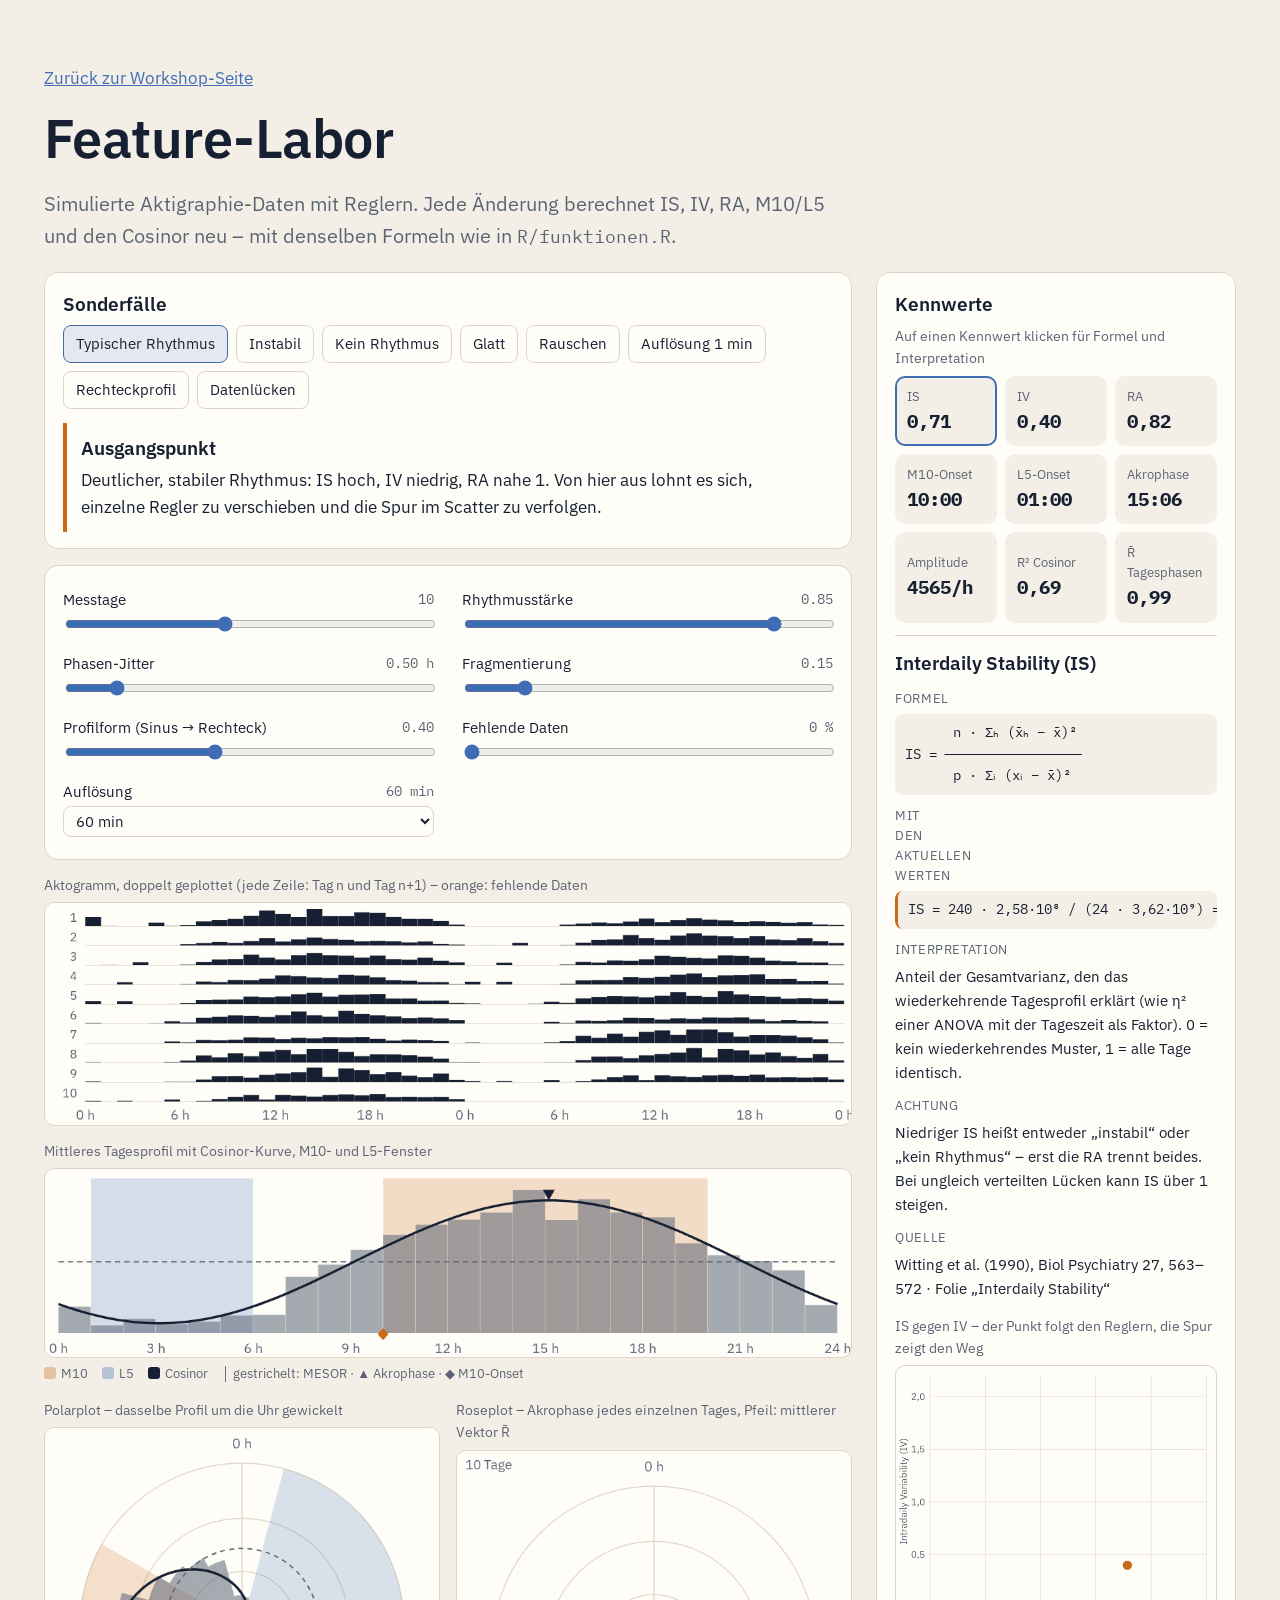
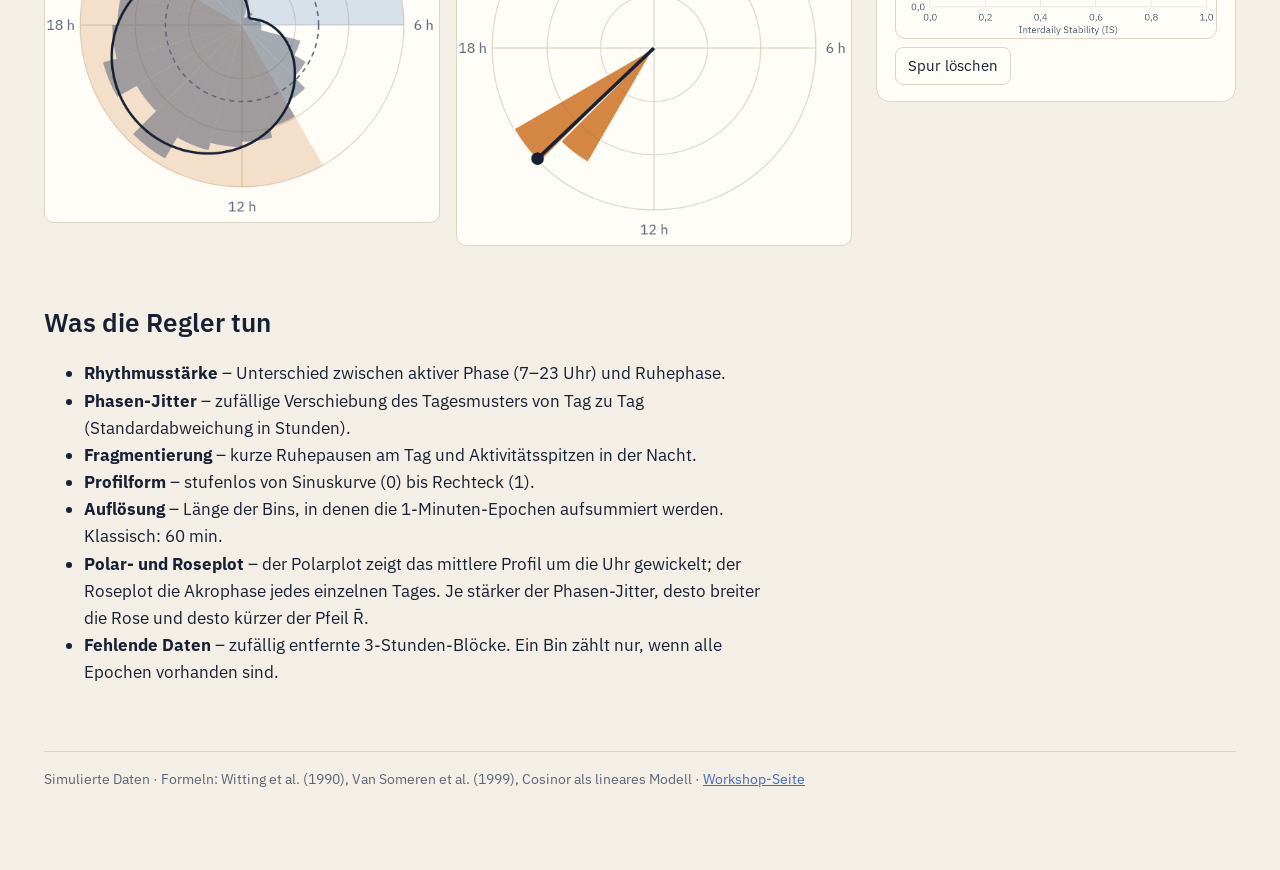
<file: circadian-rhythm-analysis/feature-labor.html>
<!doctype html>
<html lang="de">
<head>
<meta charset="utf-8">
<meta name="viewport" content="width=device-width, initial-scale=1, viewport-fit=cover">
<title>Feature-Labor – Zirkadiane Analysen in R</title>
<link rel="preconnect" href="https://fonts.googleapis.com">
<link href="https://fonts.googleapis.com/css2?family=IBM+Plex+Mono:wght@400;600&family=IBM+Plex+Sans:wght@400;600&display=swap" rel="stylesheet">
<link rel="stylesheet" href="style.css">
<link rel="icon" href="data:image/svg+xml,<svg xmlns='http://www.w3.org/2000/svg' viewBox='0 0 100 100'><text y='.9em' font-size='90'>🕐</text></svg>">
<style>
main.wide{max-width:1240px}
.lab{display:grid;grid-template-columns:minmax(0,1fr) 360px;gap:24px;align-items:start}
@media (max-width:980px){.lab{grid-template-columns:1fr}}
.panel{background:var(--card);border:1px solid var(--line);border-radius:14px;padding:16px 18px}
.sliders{display:grid;grid-template-columns:repeat(auto-fit,minmax(250px,1fr));gap:6px 28px}
.sl{display:grid;grid-template-columns:1fr auto;gap:2px 10px;align-items:center;padding:6px 0}
.sl label{font-size:15px}
.sl output{font-family:'IBM Plex Mono',monospace;font-size:14px;color:var(--mut)}
.sl input,.sl select{grid-column:1/-1;width:100%;accent-color:var(--blue);font:inherit;font-size:15px}
.sl select{background:var(--card);color:var(--ink);border:1px solid var(--line);border-radius:8px;padding:4px 8px}
.presets{display:flex;flex-wrap:wrap;gap:8px;margin:4px 0 2px}
.presets button[aria-pressed=true]{border-color:var(--blue);background:color-mix(in srgb,var(--blue) 14%,var(--card))}
.kw{display:grid;grid-template-columns:repeat(3,minmax(0,1fr));gap:8px}
@media (max-width:560px){.kw{grid-template-columns:repeat(2,minmax(0,1fr))}}
.kw button{all:unset;box-sizing:border-box;cursor:pointer;background:var(--bg);border-radius:10px;padding:8px 10px;border:2px solid transparent}
.kw button:hover{border-color:var(--line)}
.kw button[aria-pressed=true]{border-color:var(--blue)}
.kw button:focus-visible{outline:3px solid var(--orange);outline-offset:2px}
.det{margin-top:12px;border-top:1px solid var(--line);padding-top:12px}
.det h3{margin:0 0 6px}
.det .f{font-family:'IBM Plex Mono',monospace;font-size:13.5px;white-space:pre;overflow-x:auto;background:var(--bg);border-radius:8px;padding:8px 10px;margin:6px 0}
.det .live{border-left:3px solid var(--orange)}
.det p{font-size:15px;margin:6px 0}
.det .lab{font-size:12.5px;color:var(--mut);text-transform:uppercase;letter-spacing:.05em;margin-top:10px}
.circ{display:grid;grid-template-columns:1fr 1fr;gap:16px}
@media (max-width:640px){.circ{grid-template-columns:1fr}}
.kw span{display:block;font-size:12.5px;color:var(--mut)}
.kw b{display:block}
.kw b{font-family:'IBM Plex Mono',monospace;font-size:19px}
.note{border-left:4px solid var(--orange);padding:10px 14px;background:var(--card);border-radius:0 10px 10px 0;margin:14px 0 0}
.note h3{margin:0 0 4px}
.note p{margin:0}
.side{position:sticky;top:calc(16px + env(safe-area-inset-top,0px))}
@media (max-width:980px){.side{position:static}}
.legend{display:flex;gap:14px;flex-wrap:wrap;font-size:13px;color:var(--mut);margin-top:6px}
.legend i{display:inline-block;width:12px;height:12px;border-radius:3px;vertical-align:-1px;margin-right:5px}
</style>
</head>
<body>
<main class="wide">
<p><a href="./">Zurück zur Workshop-Seite</a></p>
<h1>Feature-Labor</h1>
<p class="lead">Simulierte Aktigraphie-Daten mit Reglern. Jede Änderung berechnet IS, IV, RA, M10/L5 und den Cosinor neu – mit denselben Formeln wie in <code>R/funktionen.R</code>.</p>

<div class="lab">
<div>
<div class="panel">
<h3 style="margin-top:0">Sonderfälle</h3>
<div class="presets" id="presets"></div>
<div class="note" id="note"><h3></h3><p></p></div>
</div>

<div class="panel" style="margin-top:16px">
<div class="sliders" id="sliders"></div>
</div>

<p class="cap">Aktogramm, doppelt geplottet (jede Zeile: Tag n und Tag n+1) – orange: fehlende Daten</p>
<canvas id="akt" width="1200" height="330" role="img" aria-label="Doppelt geplottetes Aktogramm der simulierten Daten"></canvas>

<p class="cap">Mittleres Tagesprofil mit Cosinor-Kurve, M10- und L5-Fenster</p>
<canvas id="prof" width="1200" height="280" role="img" aria-label="Mittleres Tagesprofil mit Cosinor-Kurve sowie M10- und L5-Fenster"></canvas>
<div class="legend">
<span><i style="background:var(--orange);opacity:.35"></i>M10</span>
<span><i style="background:var(--blue);opacity:.35"></i>L5</span>
<span><i style="background:var(--ink)"></i>Cosinor</span>
<span>│ gestrichelt: MESOR · ▲ Akrophase · ◆ M10-Onset</span>
</div>
<div class="circ">
<div><p class="cap">Polarplot – dasselbe Profil um die Uhr gewickelt</p>
<canvas id="pol" width="560" height="560" role="img" aria-label="Polarplot des mittleren Tagesprofils mit Cosinor-Kurve"></canvas></div>
<div><p class="cap">Roseplot – Akrophase jedes einzelnen Tages, Pfeil: mittlerer Vektor R̄</p>
<canvas id="rose" width="560" height="560" role="img" aria-label="Roseplot der täglichen Akrophasen mit mittlerem Richtungsvektor"></canvas></div>
</div>
</div>

<div class="side">
<div class="panel">
<h3 style="margin-top:0">Kennwerte</h3>
<p class="cap" style="margin-top:0">Auf einen Kennwert klicken für Formel und Interpretation</p>
<div class="kw" id="kw">
<button data-f="IS" aria-pressed="true"><span>IS</span><b id="kIS">–</b></button>
<button data-f="IV" aria-pressed="false"><span>IV</span><b id="kIV">–</b></button>
<button data-f="RA" aria-pressed="false"><span>RA</span><b id="kRA">–</b></button>
<button data-f="M10o" aria-pressed="false"><span>M10-Onset</span><b id="kM10o">–</b></button>
<button data-f="L5o" aria-pressed="false"><span>L5-Onset</span><b id="kL5o">–</b></button>
<button data-f="Ak" aria-pressed="false"><span>Akrophase</span><b id="kAk">–</b></button>
<button data-f="Amp" aria-pressed="false"><span>Amplitude</span><b id="kAmp">–</b></button>
<button data-f="R2" aria-pressed="false"><span>R² Cosinor</span><b id="kR2">–</b></button>
<button data-f="Rb" aria-pressed="false"><span>R̄ Tagesphasen</span><b id="kRb">–</b></button>
</div>
<div class="det" id="det" aria-live="polite"></div>
<p class="cap" style="margin-top:14px">IS gegen IV – der Punkt folgt den Reglern, die Spur zeigt den Weg</p>
<canvas id="sc" width="660" height="560" role="img" aria-label="Scatterplot Interdaily Stability gegen Intradaily Variability mit Spur der letzten Einstellungen"></canvas>
<div class="ctrl" style="margin:8px 0 0"><button id="clear">Spur löschen</button></div>
</div>
</div>
</div>

<h2>Was die Regler tun</h2>
<ul>
<li><b>Rhythmusstärke</b> – Unterschied zwischen aktiver Phase (7–23 Uhr) und Ruhephase.</li>
<li><b>Phasen-Jitter</b> – zufällige Verschiebung des Tagesmusters von Tag zu Tag (Standardabweichung in Stunden).</li>
<li><b>Fragmentierung</b> – kurze Ruhepausen am Tag und Aktivitätsspitzen in der Nacht.</li>
<li><b>Profilform</b> – stufenlos von Sinuskurve (0) bis Rechteck (1).</li>
<li><b>Auflösung</b> – Länge der Bins, in denen die 1-Minuten-Epochen aufsummiert werden. Klassisch: 60 min.</li>
<li><b>Polar- und Roseplot</b> – der Polarplot zeigt das mittlere Profil um die Uhr gewickelt; der Roseplot die Akrophase jedes einzelnen Tages. Je stärker der Phasen-Jitter, desto breiter die Rose und desto kürzer der Pfeil R̄.</li>
<li><b>Fehlende Daten</b> – zufällig entfernte 3-Stunden-Blöcke. Ein Bin zählt nur, wenn alle Epochen vorhanden sind.</li>
</ul>
<footer>Simulierte Daten · Formeln: Witting et al. (1990), Van Someren et al. (1999), Cosinor als lineares Modell · <a href="./">Workshop-Seite</a></footer>
</main>

<script>
(function(){
// ---------- Farben aus CSS ----------
let C={};
function col(){const s=getComputedStyle(document.documentElement);for(const k of['ink','mut','line','blue','orange','night','card','bg'])C[k]=s.getPropertyValue('--'+k).trim()}
col();

// ---------- Zufallszahlen (fest, damit Regler stetig wirken) ----------
let seed=12345;const rnd=()=>{seed=(seed*16807)%2147483647;return seed/2147483647};
const gauss=()=>{let u=0,v=0;while(!u)u=rnd();while(!v)v=rnd();return Math.sqrt(-2*Math.log(u))*Math.cos(2*Math.PI*v)};
const DMAX=14,EP=1440,NMAX=DMAX*EP;
const U1=new Float64Array(NMAX),U2=new Float64Array(NMAX),U3=new Float64Array(NMAX),G=new Float64Array(NMAX);
for(let i=0;i<NMAX;i++){U1[i]=rnd();U2[i]=rnd();U3[i]=rnd();G[i]=gauss()}
const JIT=Array.from({length:DMAX+1},gauss);
const NB15=NMAX/15,B1=new Float64Array(NB15),BG=new Float64Array(NB15);   // 15-min-Blöcke
for(let i=0;i<NB15;i++){B1[i]=rnd();BG[i]=Math.exp(.55*gauss()-.15)}
const DAYF=Array.from({length:DMAX+1},()=>Math.exp(.18*gauss()));          // Tagesniveau
const BLOCKS=Array.from({length:DMAX*8},(_,i)=>i).sort(()=>rnd()-.5);

// ---------- Regler ----------
const S=[
 {id:'days',lab:'Messtage',min:7,max:14,step:1,val:10,fmt:v=>v},
 {id:'r',lab:'Rhythmusstärke',min:0,max:1,step:.05,val:.85,fmt:v=>v.toFixed(2)},
 {id:'jit',lab:'Phasen-Jitter',min:0,max:4,step:.25,val:.5,fmt:v=>v.toFixed(2)+' h'},
 {id:'frag',lab:'Fragmentierung',min:0,max:1,step:.05,val:.15,fmt:v=>v.toFixed(2)},
 {id:'shape',lab:'Profilform (Sinus → Rechteck)',min:0,max:1,step:.05,val:.4,fmt:v=>v.toFixed(2)},
 {id:'miss',lab:'Fehlende Daten',min:0,max:50,step:5,val:0,fmt:v=>v+' %'},
 {id:'bin',lab:'Auflösung',sel:[1,5,10,15,30,60],val:60,fmt:v=>v+' min'}
];
const P={};const box=document.getElementById('sliders');
S.forEach(s=>{
 const d=document.createElement('div');d.className='sl';
 const lab=`<label for="s_${s.id}">${s.lab}</label><output id="o_${s.id}"></output>`;
 d.innerHTML=s.sel?lab+`<select id="s_${s.id}">${s.sel.map(v=>`<option value="${v}">${s.fmt(v)}</option>`).join('')}</select>`
                 :lab+`<input type="range" id="s_${s.id}" min="${s.min}" max="${s.max}" step="${s.step}">`;
 box.appendChild(d);
 const el=d.querySelector('#s_'+s.id);el.value=s.val;P[s.id]=+s.val;
 el.addEventListener('input',()=>{P[s.id]=+el.value;setPreset(null);update(true)});
});
function syncUI(){S.forEach(s=>{document.getElementById('s_'+s.id).value=P[s.id];document.getElementById('o_'+s.id).textContent=s.fmt(P[s.id])})}

// ---------- Sonderfälle ----------
const PRE=[
 {k:'std',t:'Typischer Rhythmus',v:{days:10,r:.85,jit:.5,frag:.15,shape:.4,miss:0,bin:60},
  h:'Ausgangspunkt',p:'Deutlicher, stabiler Rhythmus: IS hoch, IV niedrig, RA nahe 1. Von hier aus lohnt es sich, einzelne Regler zu verschieben und die Spur im Scatter zu verfolgen.'},
 {k:'inst',t:'Instabil',v:{days:10,r:.85,jit:4,frag:.15,shape:.4,miss:0,bin:60},
  h:'Instabil – aber rhythmisch',p:'Das Tagesmuster ist jeden Tag klar ausgeprägt, verschiebt sich aber von Tag zu Tag. IS fällt deutlich. Die RA bleibt vergleichsweise hoch, weil es an jedem Tag aktive und ruhige Phasen gibt – nur nicht zur selben Uhrzeit.'},
 {k:'none',t:'Kein Rhythmus',v:{days:10,r:.05,jit:.5,frag:.15,shape:.4,miss:0,bin:60},
  h:'Kein Rhythmus',p:'Auch hier ist IS niedrig – aus einem ganz anderen Grund: Es gibt kein Tagesmuster. Erst die RA trennt die beiden Fälle. Deshalb IS nie ohne ein Amplitudenmaß interpretieren.'},
 {k:'glatt',t:'Glatt',v:{days:10,r:1,jit:0,frag:0,shape:0,miss:0,bin:60},
  h:'Glatter Verlauf',p:'Sinusförmig, ohne Unterbrechungen: aufeinanderfolgende Stunden unterscheiden sich wenig, IV liegt nahe 0.'},
 {k:'noise',t:'Rauschen',v:{days:10,r:0,jit:0,frag:1,shape:0,miss:0,bin:60},
  h:'Reines Rauschen',p:'Unabhängige Werte ohne Struktur: die quadrierte Differenz zweier Nachbarn ist im Mittel doppelt so groß wie die Varianz – IV nähert sich 2, IS nähert sich 0.'},
 {k:'res',t:'Auflösung 1 min',v:{days:10,r:.85,jit:.5,frag:.15,shape:.4,miss:0,bin:1},
  h:'Zeitauflösung',p:'Dieselben Daten wie „Typischer Rhythmus“, aber in 1-Minuten-Bins: IV steigt stark, weil kurzfristige Schwankungen sichtbar werden, und IS sinkt. Auflösung immer berichten und konstant halten.'},
 {k:'rect',t:'Rechteckprofil',v:{days:10,r:.9,jit:.25,frag:.1,shape:1,miss:0,bin:60},
  h:'Rechteckiges Profil',p:'Ein breites Plateau von 7 bis 23 Uhr: Die Akrophase (Gipfel der Sinuskurve) liegt in der Mitte des Plateaus. Das M10-Fenster passt dagegen an vielen Stellen ins Plateau – sein Onset ist schlecht bestimmt und springt schon bei kleinen Änderungen. Der Cosinor erklärt weniger Varianz (R² sinkt), obwohl der Rhythmus sehr klar ist.'},
 {k:'miss',t:'Datenlücken',v:{days:10,r:.85,jit:.5,frag:.15,shape:.4,miss:35,bin:60},
  h:'Fehlende Daten',p:'Ein Drittel der Daten fehlt in 3-Stunden-Blöcken. Die Kennwerte verschieben sich, obwohl sich das Verhalten nicht geändert hat – und IV beruht nur noch auf Paaren gültiger Nachbarstunden. Bei ungleich verteilten Lücken kann IS sogar über 1 steigen, weil die Formel gleich viele Werte pro Tageszeit voraussetzt. Umgang mit Lücken immer berichten.'}
];
const pbox=document.getElementById('presets');
PRE.forEach(pr=>{const b=document.createElement('button');b.textContent=pr.t;b.dataset.k=pr.k;b.setAttribute('aria-pressed','false');
 b.addEventListener('click',()=>{Object.assign(P,pr.v);setPreset(pr.k);syncUI();update(true)});pbox.appendChild(b)});
function setPreset(k){
 document.querySelectorAll('#presets button').forEach(b=>b.setAttribute('aria-pressed',b.dataset.k===k?'true':'false'));
 const pr=PRE.find(p=>p.k===k);const n=document.getElementById('note');
 if(pr){n.style.display='';n.querySelector('h3').textContent=pr.h;n.querySelector('p').textContent=pr.p}
 else n.style.display='none';
}

// ---------- Simulation (1-Minuten-Epochen) ----------
function simulate(){
 const D=P.days,N=D*EP,x=new Float64Array(N),valid=new Uint8Array(N).fill(1);
 for(let i=0;i<N;i++){
  const day=Math.floor(i/EP);
  const t=((i%EP)/60-JIT[day]*P.jit+48)%24;            // Uhrzeit, tagesweise verschoben
  const sine=.5+.5*Math.cos(2*Math.PI*(t-15)/24);         // Gipfel 15 Uhr
  const rect=1/(1+Math.exp(-4*(Math.min(t-7,23-t))));     // aktiv 7–23 Uhr, weiche Kanten
  const base=(1-P.shape)*sine+P.shape*rect;
  const blk=Math.floor(i/15);
  let lvl=(1-P.r)*.5+P.r*base;                            // 0…1
  if(B1[blk]<P.frag*.35) lvl=lvl>.5? .03 : .9;            // Fragmentierung: 15-min-Pausen / -Spitzen
  const burst=U2[i]<.35+.6*lvl?1:0;                       // Aktivität kommt in Schüben
  const bn=Math.pow(BG[blk],.25+.75*P.frag);                // Block-Schwankung wächst mit Fragmentierung
  x[i]=Math.max(0,burst*lvl*(120+90*G[i]))*(1+U3[i])*bn*DAYF[day];
 }
 const nb=Math.round(P.miss/100*D*8);
 for(let j=0;j<nb;j++){const b=BLOCKS.filter(v=>v<D*8)[j];for(let i=b*180;i<b*180+180&&i<N;i++)valid[i]=0}
 return{x,valid,D,N};
}

// ---------- Bins ----------
function binning(sim){
 const bs=P.bin,nb=sim.N/bs,y=new Float64Array(nb);
 for(let b=0;b<nb;b++){let s=0,ok=true;for(let i=b*bs;i<(b+1)*bs;i++){if(!sim.valid[i]){ok=false;break}s+=sim.x[i]}y[b]=ok?s:NaN}
 return y;
}

// ---------- Kennwerte (wie funktionen.R) ----------
function features(y){
 const bs=P.bin,pd=1440/bs,n0=y.length;
 const xx=[],ph=[];for(let i=0;i<n0;i++)if(!isNaN(y[i])){xx.push(y[i]);ph.push(i%pd)}
 const n=xx.length;const m=xx.reduce((a,b)=>a+b,0)/n;
 let sst=0;for(const v of xx)sst+=(v-m)**2;
 const sum=new Float64Array(pd),cnt=new Float64Array(pd);
 for(let k=0;k<n;k++){sum[ph[k]]+=xx[k];cnt[ph[k]]++}
 const prof=Array.from(sum,(s,i)=>cnt[i]?s/cnt[i]:NaN);
 let p=0,ssb=0;for(const v of prof)if(!isNaN(v)){p++;ssb+=(v-m)**2}
 const IS=n*ssb/(p*sst);
 let sd=0;for(let i=1;i<n0;i++){const d=y[i]-y[i-1];if(!isNaN(d))sd+=d*d}
 const IV=n*sd/((n-1)*sst);
 const win=h=>{const k=h*pd/24,out=[];for(let s=0;s<pd;s++){let a=0,c=0;for(let j=0;j<k;j++){const v=prof[(s+j)%pd];if(!isNaN(v)){a+=v;c++}}out.push(c?a/c:NaN)}return out};
 const m10=win(10),l5=win(5);
 let iM=0,iL=0;m10.forEach((v,i)=>{if(v>m10[iM])iM=i});l5.forEach((v,i)=>{if(v<l5[iL])iL=i});
 const RA=(m10[iM]-l5[iL])/(m10[iM]+l5[iL]);
 // Cosinor: y = M + b cos + g sin  (kleinste Quadrate)
 let A=[[0,0,0],[0,0,0],[0,0,0]],r=[0,0,0];
 for(let i=0;i<n0;i++){if(isNaN(y[i]))continue;const t=((i%pd)+.5)*bs/60,c=Math.cos(2*Math.PI*t/24),s=Math.sin(2*Math.PI*t/24),v=[1,c,s];
  for(let a=0;a<3;a++){r[a]+=v[a]*y[i];for(let b=0;b<3;b++)A[a][b]+=v[a]*v[b]}}
 const beta=solve3(A,r);const amp=Math.hypot(beta[1],beta[2]);
 const ak=((-Math.atan2(-beta[2],beta[1])*24/(2*Math.PI))%24+24)%24;
 let ssr=0;for(let i=0;i<n0;i++){if(isNaN(y[i]))continue;const t=((i%pd)+.5)*bs/60;const f=beta[0]+beta[1]*Math.cos(2*Math.PI*t/24)+beta[2]*Math.sin(2*Math.PI*t/24);ssr+=(y[i]-f)**2}
 return{IS,IV,RA,M10o:iM*bs/60,L5o:iL*bs/60,ak,amp,mesor:beta[0],R2:1-ssr/sst,prof,pd,
        n,p,ssb,sst,sd,ssr,beta,M10:m10[iM]*60/bs,L5:l5[iL]*60/bs};
}
function solve3(A,b){const M=A.map((r,i)=>[...r,b[i]]);for(let i=0;i<3;i++){let p=i;for(let k=i+1;k<3;k++)if(Math.abs(M[k][i])>Math.abs(M[p][i]))p=k;[M[i],M[p]]=[M[p],M[i]];for(let k=i+1;k<3;k++){const f=M[k][i]/M[i][i];for(let j=i;j<4;j++)M[k][j]-=f*M[i][j]}}const x=[0,0,0];for(let i=2;i>=0;i--){let s=M[i][3];for(let j=i+1;j<3;j++)s-=M[i][j]*x[j];x[i]=s/M[i][i]}return x}

// ---------- Tagesphasen (Cosinor je Tag) + zirkuläre Statistik ----------
function dayPhases(y){
 const bs=P.bin,pd=1440/bs,D=y.length/pd,out=[];
 for(let d=0;d<D;d++){
  let A=[[0,0,0],[0,0,0],[0,0,0]],r=[0,0,0],k=0;
  for(let j=0;j<pd;j++){const v=y[d*pd+j];if(isNaN(v))continue;k++;const t=(j+.5)*bs/60,c=Math.cos(2*Math.PI*t/24),s=Math.sin(2*Math.PI*t/24),w=[1,c,s];
   for(let a=0;a<3;a++){r[a]+=w[a]*v;for(let b=0;b<3;b++)A[a][b]+=w[a]*w[b]}}
  if(k<pd/2)continue;                                     // Tag mit zu vielen Lücken auslassen
  const b=solve3(A,r);out.push(((-Math.atan2(-b[2],b[1])*24/(2*Math.PI))%24+24)%24);
 }
 let C=0,S=0;out.forEach(h=>{C+=Math.cos(2*Math.PI*h/24);S+=Math.sin(2*Math.PI*h/24)});C/=out.length;S/=out.length;
 return{ph:out,R:Math.hypot(C,S),mean:((Math.atan2(S,C)*24/(2*Math.PI))%24+24)%24,C,S};
}

// ---------- Zeichnen ----------
const hh=h=>{const H=Math.floor(h),M=Math.round((h-H)*60);return String(H).padStart(2,'0')+':'+String(M%60).padStart(2,'0')};
function ctx(id){const c=document.getElementById(id),g=c.getContext('2d');g.clearRect(0,0,c.width,c.height);g.font='22px IBM Plex Sans, sans-serif';return[g,c.width,c.height]}
function drawAkt(sim,y){
 const[g,W,H]=ctx('akt');const L=60,R=10,T=6,B=34,pd=1440/P.bin,D=sim.D,rh=(H-T-B)/D,bw=(W-L-R)/(2*pd);
 let mx=0;for(const v of y)if(v>mx)mx=v;
 for(let d=0;d<D;d++){
  const y0=T+d*rh;g.fillStyle=C.mut;g.textAlign='right';g.font='18px IBM Plex Sans, sans-serif';g.fillText(d+1,L-12,y0+rh*.75);
  for(let half=0;half<2;half++){const dd=d+half;if(dd>=D)continue;
   for(let k=0;k<pd;k++){const v=y[dd*pd+k],x0=L+(half*pd+k)*bw;
    if(isNaN(v)){g.fillStyle=C.orange;g.globalAlpha=.3;g.fillRect(x0,y0,bw+.5,rh);g.globalAlpha=1;continue}
    const h=Math.min(1,v/mx)*(rh-3);if(h>.5){g.fillStyle=C.ink;g.fillRect(x0,y0+rh-h,Math.max(bw-.2,.6),h)}}}
  g.fillStyle=C.line;g.fillRect(L,y0+rh-1,W-L-R,1);
 }
 g.fillStyle=C.mut;g.textAlign='center';g.font='20px IBM Plex Sans, sans-serif';
 for(let h=0;h<=48;h+=6)g.fillText(h%24+' h',L+h/48*(W-L-R),H-8);
}
function drawProf(f){
 const[g,W,H]=ctx('prof');const L=20,R=20,T=14,B=36,pd=f.pd,bw=(W-L-R)/pd,bs=P.bin;
 let mx=0;f.prof.forEach(v=>{if(v>mx)mx=v});mx=Math.max(mx,f.mesor+f.amp)*1.08;
 const sx=h=>L+h/24*(W-L-R),sy=v=>H-B-v/mx*(H-T-B);
 const shade=(o,len,c)=>{g.fillStyle=c;g.globalAlpha=.22;const a=o,b=o+len;if(b<=24)g.fillRect(sx(a),T,sx(b)-sx(a),H-T-B);else{g.fillRect(sx(a),T,sx(24)-sx(a),H-T-B);g.fillRect(sx(0),T,sx(b-24)-sx(0),H-T-B)}g.globalAlpha=1};
 shade(f.M10o,10,C.orange);shade(f.L5o,5,C.blue);
 g.fillStyle=C.mut;g.globalAlpha=.55;f.prof.forEach((v,k)=>{if(!isNaN(v))g.fillRect(L+k*bw,sy(v),Math.max(bw-.6,.8),H-B-sy(v))});g.globalAlpha=1;
 g.setLineDash([8,6]);g.strokeStyle=C.mut;g.lineWidth=2;g.beginPath();g.moveTo(L,sy(f.mesor));g.lineTo(W-R,sy(f.mesor));g.stroke();g.setLineDash([]);
 g.strokeStyle=C.ink;g.lineWidth=3.5;g.beginPath();
 for(let t=0;t<=24.001;t+=.1){const v=f.mesor+f.amp*Math.cos(2*Math.PI*(t-f.ak)/24);const yy=sy(Math.max(0,v));t?g.lineTo(sx(t),yy):g.moveTo(sx(t),yy)}g.stroke();
 g.fillStyle=C.ink;g.beginPath();const ax=sx(f.ak),ay=sy(f.mesor+f.amp)-12;g.moveTo(ax,ay+12);g.lineTo(ax-9,ay-4);g.lineTo(ax+9,ay-4);g.fill();
 g.fillStyle=C.orange;g.beginPath();const mxp=sx(f.M10o),myp=H-B+2;g.moveTo(mxp,myp-9);g.lineTo(mxp+8,myp);g.lineTo(mxp,myp+9);g.lineTo(mxp-8,myp);g.fill();
 g.fillStyle=C.mut;g.textAlign='center';g.font='20px IBM Plex Sans, sans-serif';for(let h=0;h<=24;h+=3)g.fillText(h+' h',sx(h),H-6);
}
function polarFrame(g,W,H,R0){
 const cx=W/2,cy=H/2;
 g.strokeStyle=C.line;g.lineWidth=1.5;for(const r of[.33,.66,1]){g.beginPath();g.arc(cx,cy,R0*r,0,7);g.stroke()}
 g.fillStyle=C.mut;g.font='20px IBM Plex Sans, sans-serif';g.textAlign='center';
 for(let h=0;h<24;h+=6){const a=h/24*2*Math.PI-Math.PI/2;g.beginPath();g.moveTo(cx,cy);g.lineTo(cx+R0*Math.cos(a),cy+R0*Math.sin(a));g.stroke();
  g.fillText(h+' h',cx+(R0+28)*Math.cos(a),cy+(R0+28)*Math.sin(a)+7)}
 return[cx,cy];
}
const ang=h=>h/24*2*Math.PI-Math.PI/2;
function drawPol(f){
 const[g,W,H]=ctx('pol');const R0=W/2-50;const[cx,cy]=polarFrame(g,W,H,R0);
 let mx=0;f.prof.forEach(v=>{if(v>mx)mx=v});mx=Math.max(mx,f.mesor+f.amp)*1.05;const pd=f.pd,bs=P.bin;
 const sector=(a0,a1,col)=>{g.fillStyle=col;g.globalAlpha=.2;g.beginPath();g.moveTo(cx,cy);g.arc(cx,cy,R0,ang(a0),ang(a1));g.closePath();g.fill();g.globalAlpha=1};
 sector(f.M10o,f.M10o+10,C.orange);sector(f.L5o,f.L5o+5,C.blue);
 g.fillStyle=C.mut;g.globalAlpha=.55;
 f.prof.forEach((v,k)=>{if(isNaN(v))return;const r=v/mx*R0,a0=ang(k*bs/60),a1=ang((k+1)*bs/60);g.beginPath();g.moveTo(cx,cy);g.arc(cx,cy,r,a0,a1);g.closePath();g.fill()});g.globalAlpha=1;
 g.strokeStyle=C.ink;g.lineWidth=3.5;g.beginPath();
 for(let t=0;t<=24.001;t+=.1){const v=Math.max(0,f.mesor+f.amp*Math.cos(2*Math.PI*(t-f.ak)/24)),r=v/mx*R0;const X=cx+r*Math.cos(ang(t)),Y=cy+r*Math.sin(ang(t));t?g.lineTo(X,Y):g.moveTo(X,Y)}g.stroke();
 g.setLineDash([7,6]);g.strokeStyle=C.mut;g.lineWidth=2;g.beginPath();g.arc(cx,cy,f.mesor/mx*R0,0,7);g.stroke();g.setLineDash([]);
}
function drawRose(dp){
 const[g,W,H]=ctx('rose');const R0=W/2-50;const[cx,cy]=polarFrame(g,W,H,R0);
 const cnt=new Array(24).fill(0);dp.ph.forEach(h=>cnt[Math.floor(h)%24]++);const mx=Math.max(1,...cnt);
 cnt.forEach((c,h)=>{if(!c)return;const r=Math.sqrt(c/mx)*R0;g.fillStyle=C.orange;g.globalAlpha=.8;g.beginPath();g.moveTo(cx,cy);g.arc(cx,cy,r,ang(h),ang(h+1));g.closePath();g.fill();
  g.globalAlpha=1;g.strokeStyle=C.card;g.lineWidth=2;g.stroke()});
 const ex=cx+dp.R*R0*Math.cos(ang(dp.mean)),ey=cy+dp.R*R0*Math.sin(ang(dp.mean));
 g.strokeStyle=C.ink;g.lineWidth=5;g.beginPath();g.moveTo(cx,cy);g.lineTo(ex,ey);g.stroke();g.fillStyle=C.ink;g.beginPath();g.arc(ex,ey,9,0,7);g.fill();
 g.fillStyle=C.mut;g.textAlign='left';g.font='19px IBM Plex Sans, sans-serif';g.fillText(dp.ph.length+' Tage',12,26);
}

// ---------- Details zum gewählten Kennwert ----------
const sup=n=>String(n).replace(/./g,c=>'⁰¹²³⁴⁵⁶⁷⁸⁹⁻'['0123456789-'.indexOf(c)]);
const big=x=>{if(!isFinite(x))return'–';const e=Math.floor(Math.log10(Math.abs(x)||1));return Math.abs(e)<5?Math.round(x).toLocaleString('de-DE'):(x/10**e).toFixed(2).replace('.',',')+'·10'+sup(e)};
const dn=(x,d=2)=>isFinite(x)?x.toFixed(d).replace('.',',').replace('-','−'):'–';
const pa=(x,d=1)=>x<0?'('+dn(x,d)+')':dn(x,d);
let sel='IS',lastDp=null;
const DET={
 IS:{t:'Interdaily Stability (IS)',f:'      n · Σₕ (x̄ₕ − x̄)²\nIS = ─────────────────\n      p · Σᵢ (xᵢ − x̄)²',
  live:f=>`IS = ${f.n} · ${big(f.ssb)} / (${f.p} · ${big(f.sst)}) = ${dn(f.IS)}`,
  i:'Anteil der Gesamtvarianz, den das wiederkehrende Tagesprofil erklärt (wie η² einer ANOVA mit der Tageszeit als Faktor). 0 = kein wiederkehrendes Muster, 1 = alle Tage identisch.',
  w:'Niedriger IS heißt entweder „instabil“ oder „kein Rhythmus“ – erst die RA trennt beides. Bei ungleich verteilten Lücken kann IS über 1 steigen.',
  q:'Witting et al. (1990), Biol Psychiatry 27, 563–572 · Folie „Interdaily Stability“'},
 IV:{t:'Intradaily Variability (IV)',f:'      n · Σᵢ₌₂ (xᵢ − xᵢ₋₁)²\nIV = ──────────────────────\n     (n − 1) · Σᵢ (xᵢ − x̄)²',
  live:f=>`IV = ${f.n} · ${big(f.sd)} / (${f.n-1} · ${big(f.sst)}) = ${dn(f.IV)}`,
  i:'Mittlere quadrierte Änderung von einem Bin zum nächsten, relativ zur Gesamtvarianz. ≈ 0 bei glattem Verlauf, ≈ 2 bei reinem Rauschen, > 2 bei systematischem Hin-und-her-Springen.',
  w:'Stark abhängig von der Auflösung: mit 1-min-Bins viel höher als mit 60-min-Bins. Auflösung immer berichten; Differenzen nur zwischen gültigen Nachbarn.',
  q:'Witting et al. (1990) · Gonçalves et al. (2014), Sleep Sci 7, 158–164 · Folie „Intradaily Variability“'},
 RA:{t:'Relative Amplitude (RA)',f:'RA = (M10 − L5) / (M10 + L5)',
  live:f=>`RA = (${big(f.M10)} − ${big(f.L5)}) / (${big(f.M10)} + ${big(f.L5)}) = ${dn(f.RA)}`,
  i:'Skalenfreie Rhythmusstärke aus aktivsten 10 und ruhigsten 5 Stunden. Unabhängig vom Gesamtniveau – vergleichbar zwischen Geräten und Personen.',
  w:'Deckeneffekt, wenn L5 nahe 0 liegt (häufig bei Laufraddaten). Sagt nichts über die Lage im Tag.',
  q:'Van Someren et al. (1999), Chronobiol Int 16, 505–518 · Folie „Relative Amplitude“'},
 M10o:{t:'M10 und M10-Onset',f:'M10 = maxₛ mittel(x̄ₕ), h ∈ [s, s+10 h)\nM10-Onset = argmaxₛ',
  live:f=>`M10 = ${big(f.M10)} pro Stunde, Beginn ${hh(f.M10o)} Uhr`,
  i:'Mittlere Aktivität der aktivsten 10 zusammenhängenden Stunden im mittleren Tagesprofil; der Onset ist ein nichtparametrisches Phasenmaß.',
  w:'Bei breitem Plateau ist der Onset schlecht bestimmt – viele Fenster sind fast gleich aktiv („Rechteckprofil“ ausprobieren). Manche Arbeiten berichten die Fenstermitte statt des Beginns.',
  q:'Van Someren et al. (1999) · Folie „M10 und L5 mit Onsets“'},
 L5o:{t:'L5 und L5-Onset',f:'L5 = minₛ mittel(x̄ₕ), h ∈ [s, s+5 h)\nL5-Onset = argminₛ',
  live:f=>`L5 = ${big(f.L5)} pro Stunde, Beginn ${hh(f.L5o)} Uhr`,
  i:'Mittlere Aktivität der ruhigsten 5 zusammenhängenden Stunden – beim Menschen meist mitten in der Nacht, bei Mäusen in der Hellphase.',
  w:'Unruhiger Schlaf oder nächtliche Aktivität erhöhen L5 und senken damit die RA.',
  q:'Van Someren et al. (1999) · Folie „M10 und L5 mit Onsets“'},
 Ak:{t:'Akrophase (Cosinor)',f:'y = M + β·cos(2πt/24) + γ·sin(2πt/24)\nφ = atan2(−γ, β)\nAkrophase = (−φ · 24 / 2π) mod 24',
  live:f=>`β = ${dn(f.beta[1],1)}, γ = ${dn(f.beta[2],1)}  →  Akrophase = ${hh(f.ak)} Uhr`,
  i:'Zeitpunkt des Gipfels der angepassten Sinuskurve.',
  w:'Nur sinnvoll, wenn die Kurve passt (R² prüfen). Bei Plateau oder zwei Gipfeln liegt die Akrophase „dazwischen“. Phasen zirkulär mitteln – 23 und 1 Uhr ergeben 0 Uhr, nicht 12 Uhr.',
  q:'Nelson et al. (1979), Chronobiologia 6, 305–323 · Cornélissen (2014), Theor Biol Med Model 11, 16 · Folie „Cosinor“'},
 Amp:{t:'Amplitude und MESOR (Cosinor)',f:'A = √(β² + γ²)\nMESOR = M',
  live:f=>`A = √(${pa(f.beta[1])}² + ${pa(f.beta[2])}²) = ${dn(f.amp,1)} pro Bin  ·  MESOR = ${dn(f.mesor,1)} pro Bin`,
  i:'Amplitude = halbe Schwankungsbreite der Sinuskurve, MESOR = rhythmusbereinigter Mittelwert. Hier pro Bin; die Kachel rechnet auf pro Stunde um.',
  w:'Hängt vom Aktivitätsniveau ab – für Vergleiche zwischen Geräten lieber RA oder die relative Amplitude A/MESOR.',
  q:'Nelson et al. (1979) · Folie „Cosinor“'},
 R2:{t:'R² des Cosinors',f:'R² = 1 − Σ (yᵢ − ŷᵢ)² / Σ (yᵢ − ȳ)²',
  live:f=>`R² = 1 − ${big(f.ssr)} / ${big(f.sst)} = ${dn(f.R2)}`,
  i:'Anteil der Varianz, den die 24-h-Sinuskurve erklärt („percent rhythm“).',
  w:'Niedrig auch bei sehr klarem, aber nicht sinusförmigem Rhythmus (Rechteckprofil) – dann besser IS/RA heranziehen. Sinkt mit feinerer Auflösung.',
  q:'Cornélissen (2014) · Folie „Cosinor“'},
 Rb:{t:'Mittlerer Vektor R̄ der Tagesphasen',f:'θₖ = 2π · Akrophaseₖ / 24   (Tag k)\nR̄ = | 1/K · Σₖ (cos θₖ, sin θₖ) |',
  live:(f,d)=>`K = ${d.ph.length} Tage  ·  C̄ = ${dn(d.C)}, S̄ = ${dn(d.S)}  →  R̄ = ${dn(d.R)}, mittlere Phase ${hh(d.mean)} Uhr`,
  i:'Wie eng liegen die Tagesphasen beieinander? R̄ = 1: jeden Tag dieselbe Akrophase; R̄ nahe 0: Phasen über den ganzen Tag verstreut. Der Pfeil im Roseplot hat genau diese Länge.',
  w:'Mehr Phasen-Jitter fächert die Rose auf, R̄ und IS sinken gemeinsam. Bei wenigen Tagen ist R̄ auch ohne Rhythmus nicht 0 – rein zufällig liegt es um 1/√K. Deshalb testen: Rayleigh-Test (R-Paket circular).',
  q:'Batschelet (1981), Circular Statistics in Biology · Folie „Roseplot“'}
};
function renderDet(f,d){
 const x=DET[sel];if(!x)return;const el=document.getElementById('det');
 el.innerHTML=`<h3>${x.t}</h3><div class="lab">Formel</div><div class="f">${x.f.replace(/\n/g,'\n')}</div>
<div class="lab">Mit den aktuellen Werten</div><div class="f live">${x.live(f,d)}</div>
<div class="lab">Interpretation</div><p>${x.i}</p><div class="lab">Achtung</div><p>${x.w}</p><div class="lab">Quelle</div><p>${x.q}</p>`;
}
document.querySelectorAll('#kw button').forEach(b=>b.addEventListener('click',()=>{sel=b.dataset.f;
 document.querySelectorAll('#kw button').forEach(o=>o.setAttribute('aria-pressed',o===b?'true':'false'));if(last)renderDet(last.f,lastDp)}));

const trail=[];
function drawSc(f,add){
 if(add&&isFinite(f.IS)&&isFinite(f.IV)){trail.push([f.IS,f.IV]);if(trail.length>60)trail.shift()}
 const[g,W,H]=ctx('sc');const L=70,R=20,T=20,B=64;
 const sx=v=>L+v*(W-L-R),sy=v=>H-B-v/2.2*(H-T-B);
 g.strokeStyle=C.line;g.lineWidth=1;
 for(let v=0;v<=1.001;v+=.2){g.beginPath();g.moveTo(sx(v),T);g.lineTo(sx(v),H-B);g.stroke()}
 for(let v=0;v<=2.2;v+=.5){g.beginPath();g.moveTo(L,sy(v));g.lineTo(W-R,sy(v));g.stroke()}
 g.fillStyle=C.mut;g.font='20px IBM Plex Sans, sans-serif';g.textAlign='center';
 for(let v=0;v<=1.001;v+=.2)g.fillText(v.toFixed(1).replace('.',','),sx(v),H-B+28);
 g.fillText('Interdaily Stability (IS)',(L+W-R)/2,H-10);
 g.textAlign='right';for(let v=0;v<=2.2;v+=.5)g.fillText(v.toFixed(1).replace('.',','),L-10,sy(v)+7);
 g.save();g.translate(22,(T+H-B)/2);g.rotate(-Math.PI/2);g.textAlign='center';g.fillText('Intradaily Variability (IV)',0,0);g.restore();
 if(trail.length>1){g.strokeStyle=C.blue;g.globalAlpha=.4;g.lineWidth=2;g.beginPath();trail.forEach((p,i)=>i?g.lineTo(sx(p[0]),sy(p[1])):g.moveTo(sx(p[0]),sy(p[1])));g.stroke();g.globalAlpha=1}
 trail.forEach((p,i)=>{g.fillStyle=C.blue;g.globalAlpha=.15+.5*i/trail.length;g.beginPath();g.arc(sx(p[0]),sy(p[1]),5,0,7);g.fill()});g.globalAlpha=1;
 g.fillStyle=C.orange;g.beginPath();g.arc(sx(Math.min(1,f.IS)),sy(Math.min(2.2,f.IV)),11,0,7);g.fill();
 g.strokeStyle=C.card;g.lineWidth=3;g.stroke();
}
const fx=(v,d=2)=>isFinite(v)?v.toFixed(d).replace('.',','):'–';
let last=null;
function update(add){
 syncUI();const sim=simulate(),y=binning(sim),f=features(y);last={sim,y,f};
 kIS.textContent=fx(f.IS);kIV.textContent=fx(f.IV);kRA.textContent=fx(f.RA);kR2.textContent=fx(f.R2);
 kM10o.textContent=hh(f.M10o);kL5o.textContent=hh(f.L5o);kAk.textContent=hh(f.ak);kAmp.textContent=fx(f.amp/(P.bin/60),0)+'/h';
 const dp=dayPhases(y);lastDp=dp;kRb.textContent=dn(dp.R);
 drawAkt(sim,y);drawProf(f);drawPol(f);drawRose(dp);drawSc(f,add);renderDet(f,dp);
}
const [kIS,kIV,kRA,kR2,kM10o,kL5o,kAk,kAmp,kRb]=['kIS','kIV','kRA','kR2','kM10o','kL5o','kAk','kAmp','kRb'].map(i=>document.getElementById(i));
document.getElementById('clear').addEventListener('click',()=>{trail.length=0;drawSc(last.f,true)});
const redraw=()=>{if(last){drawAkt(last.sim,last.y);drawProf(last.f);drawPol(last.f);drawRose(lastDp);drawSc(last.f,false)}};
matchMedia('(prefers-color-scheme: dark)').addEventListener('change',()=>{col();redraw()});
Object.assign(P,PRE[0].v);setPreset('std');update(true);
document.fonts&&document.fonts.ready.then(redraw);
})();
</script>
</body>
</html>
</file>
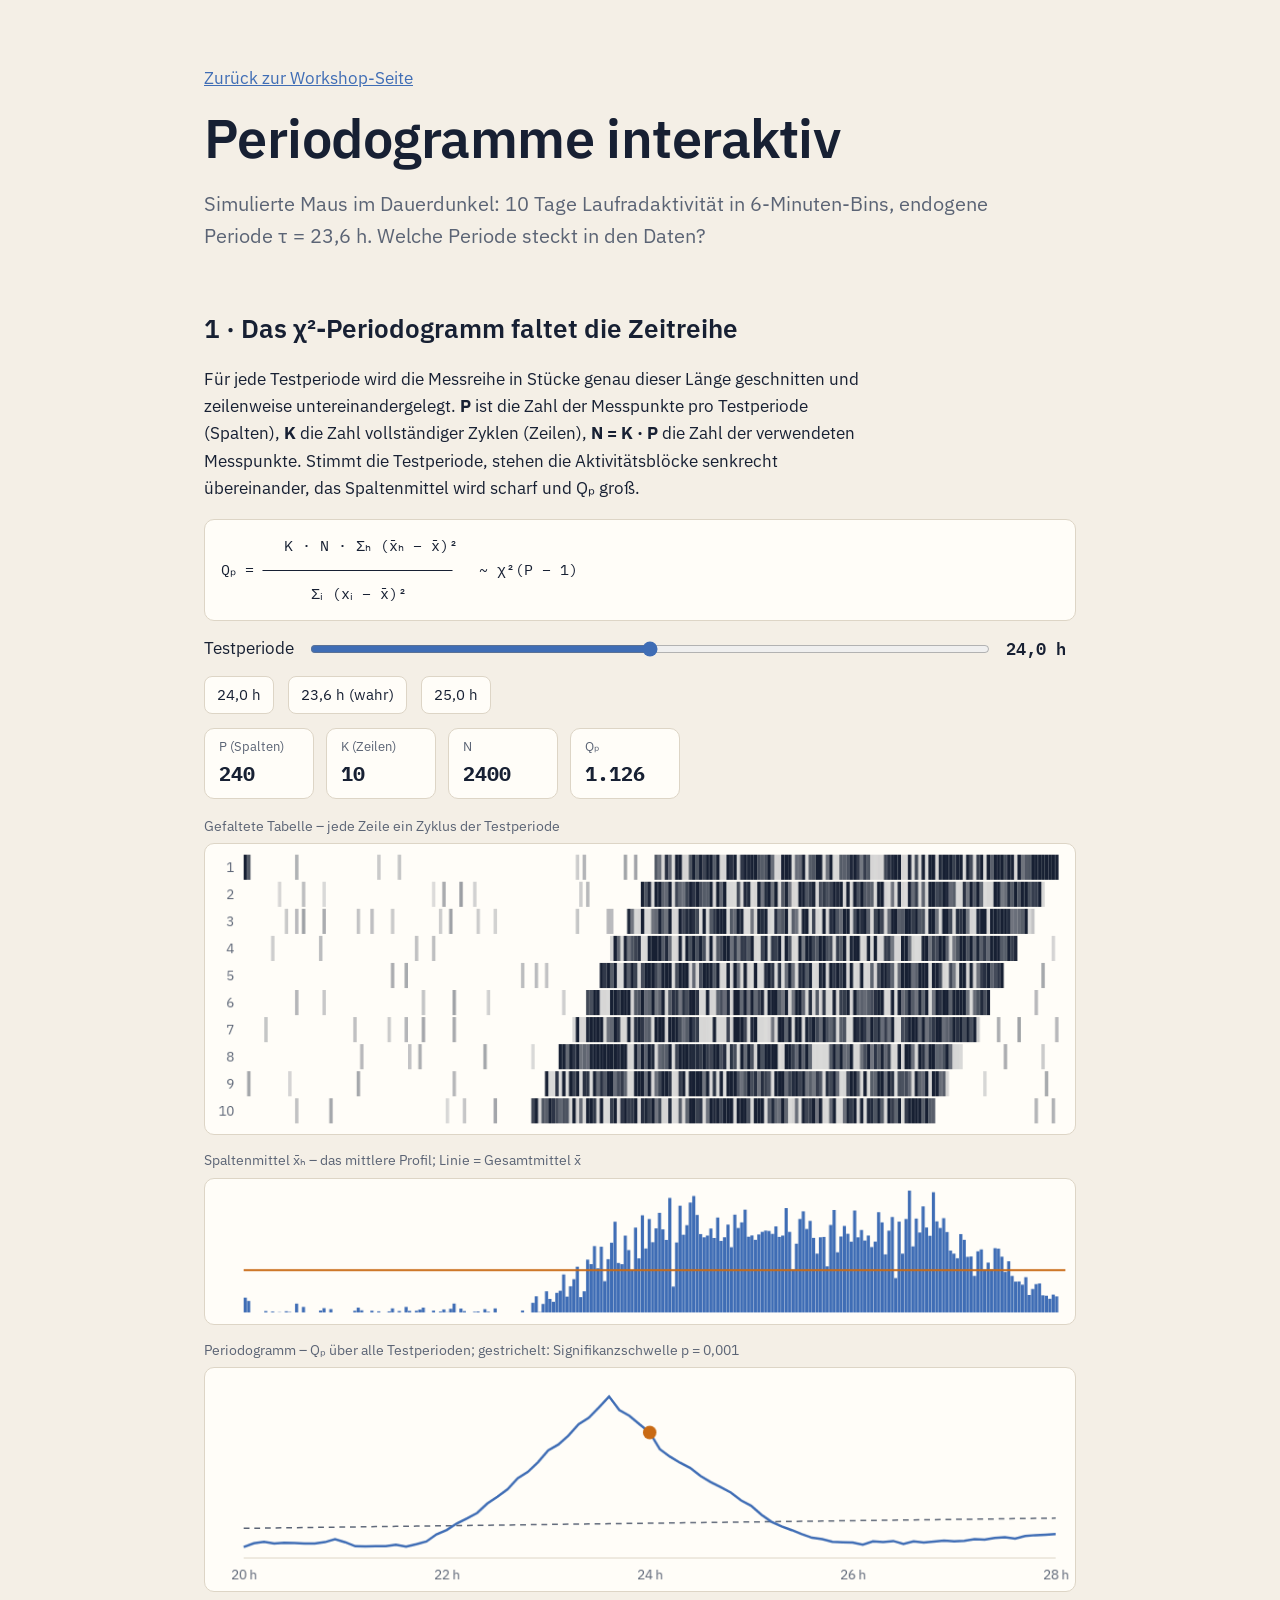
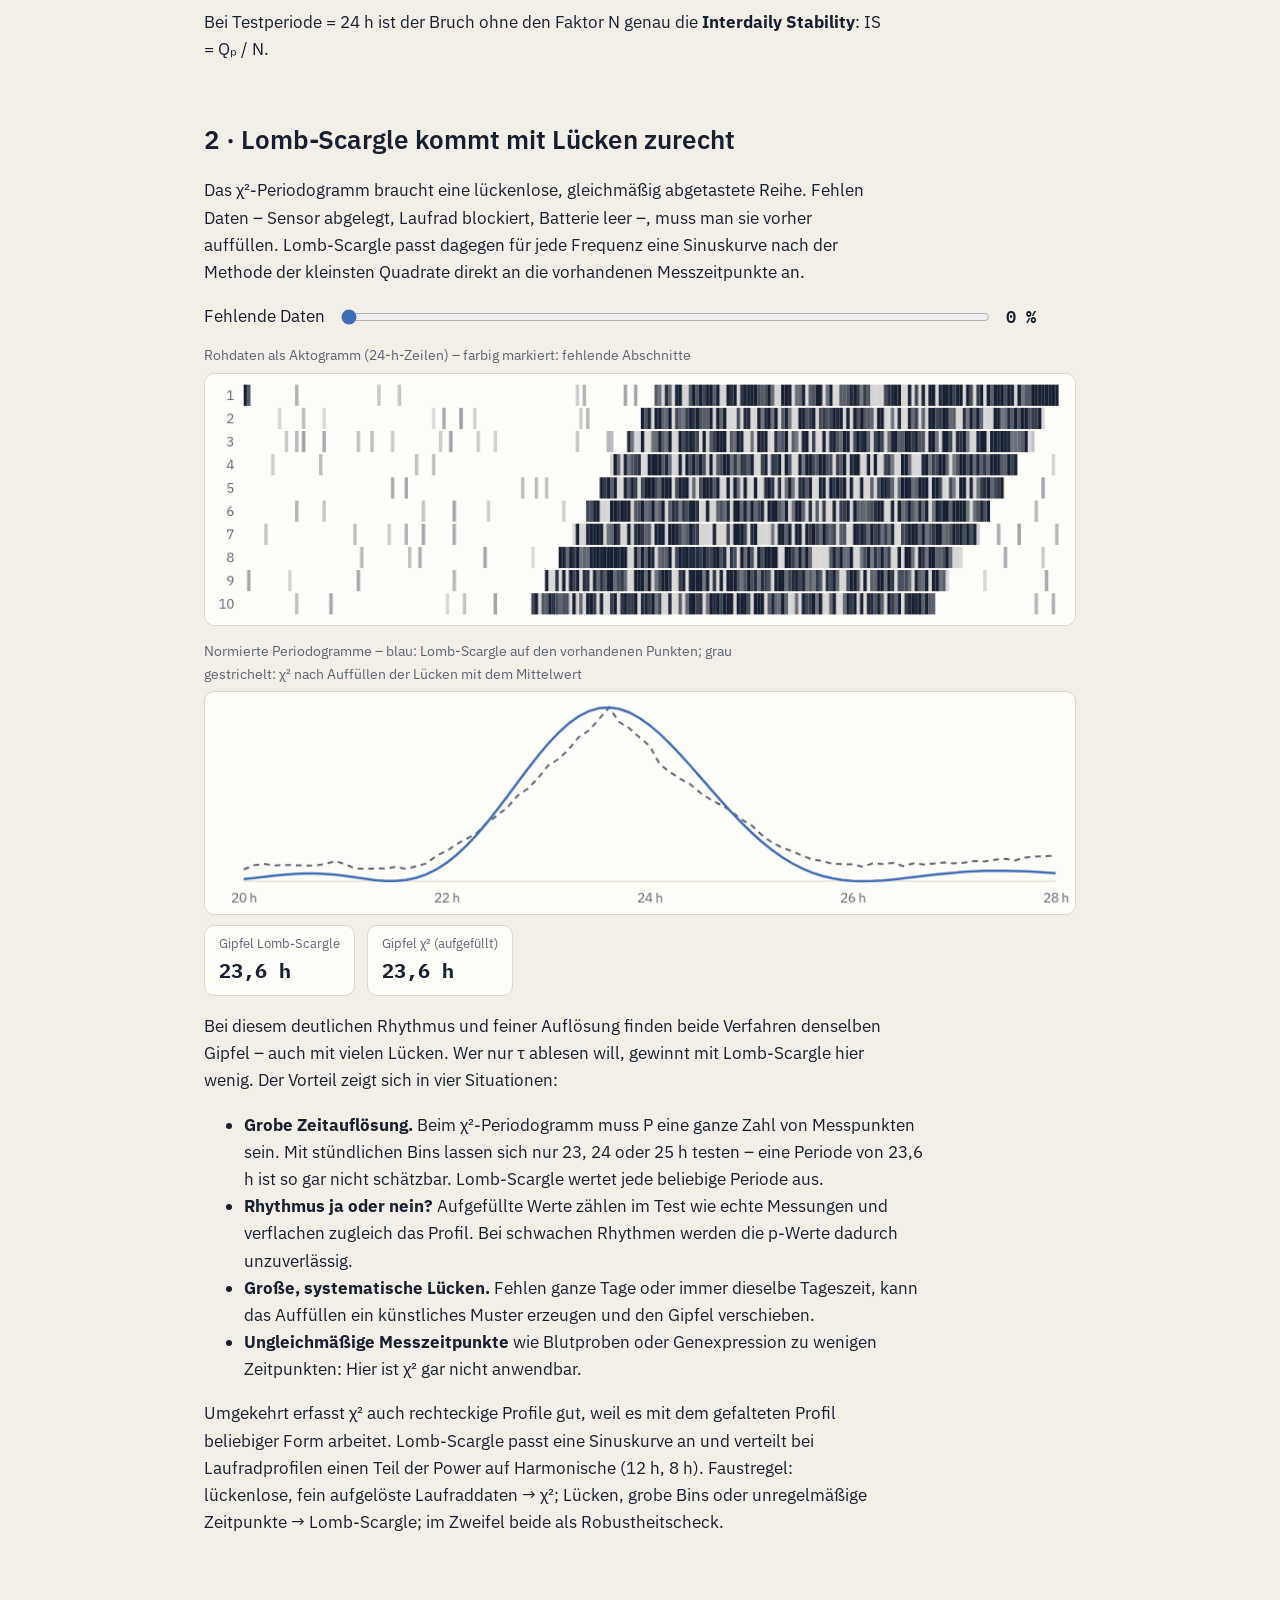
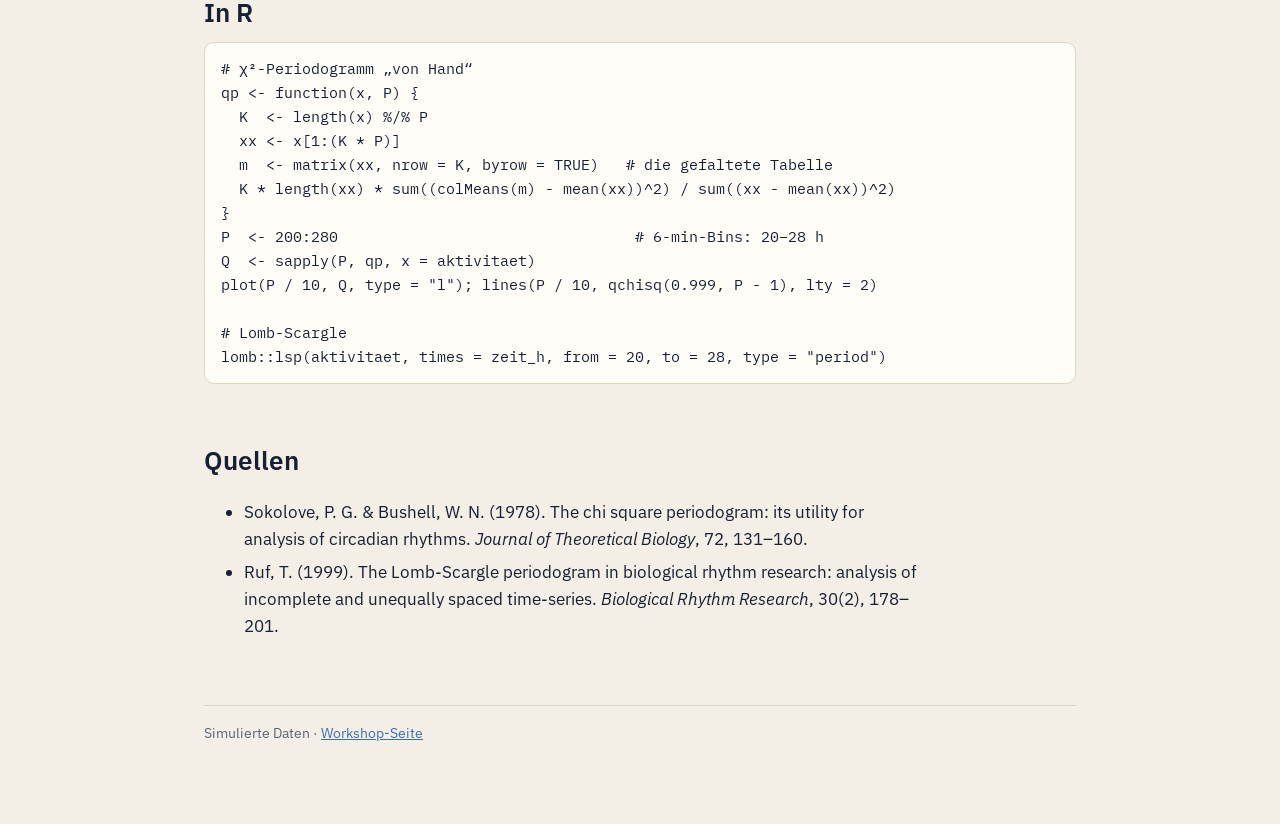
<file: circadian-rhythm-analysis/periodogramme.html>
<!doctype html>
<html lang="de">
<head>
<meta charset="utf-8">
<meta name="viewport" content="width=device-width, initial-scale=1, viewport-fit=cover">
<title>Periodogramme interaktiv – Zirkadiane Analysen in R</title>
<link rel="preconnect" href="https://fonts.googleapis.com">
<link href="https://fonts.googleapis.com/css2?family=IBM+Plex+Mono:wght@400;600&family=IBM+Plex+Sans:wght@400;600&display=swap" rel="stylesheet">
<link rel="stylesheet" href="style.css">
<link rel="icon" href="data:image/svg+xml,<svg xmlns='http://www.w3.org/2000/svg' viewBox='0 0 100 100'><text y='.9em' font-size='90'>🕐</text></svg>">
</head>
<body>
<main>
<p><a href="./">Zurück zur Workshop-Seite</a></p>
<h1>Periodogramme interaktiv</h1>
<p class="lead">Simulierte Maus im Dauerdunkel: 10 Tage Laufradaktivität in 6-Minuten-Bins, endogene Periode τ = 23,6 h. Welche Periode steckt in den Daten?</p>

<h2>1 · Das χ²-Periodogramm faltet die Zeitreihe</h2>
<p>Für jede Testperiode wird die Messreihe in Stücke genau dieser Länge geschnitten und zeilenweise untereinandergelegt. <b>P</b> ist die Zahl der Messpunkte pro Testperiode (Spalten), <b>K</b> die Zahl vollständiger Zyklen (Zeilen), <b>N = K · P</b> die Zahl der verwendeten Messpunkte. Stimmt die Testperiode, stehen die Aktivitätsblöcke senkrecht übereinander, das Spaltenmittel wird scharf und Qₚ groß.</p>
<div class="formula">       K · N · Σₕ (x̄ₕ − x̄)²
Qₚ = ─────────────────────   ~ χ²(P − 1)
          Σᵢ (xᵢ − x̄)²</div>

<div class="ctrl">
<label for="p">Testperiode</label>
<input type="range" id="p" min="200" max="280" step="1" value="240">
<output id="pv" for="p">24,0 h</output>
</div>
<div class="ctrl">
<button data-p="240">24,0 h</button><button data-p="236">23,6 h (wahr)</button><button data-p="250">25,0 h</button>
</div>
<div class="stats">
<div class="stat"><span>P (Spalten)</span><b id="mP">240</b></div>
<div class="stat"><span>K (Zeilen)</span><b id="mK">10</b></div>
<div class="stat"><span>N</span><b id="mN">2400</b></div>
<div class="stat"><span>Qₚ</span><b id="mQ">0</b></div>
</div>
<p class="cap">Gefaltete Tabelle – jede Zeile ein Zyklus der Testperiode</p>
<canvas id="fold" width="900" height="300" role="img" aria-label="Gefaltete Zeitreihe als Raster: Zeilen sind Zyklen der gewählten Testperiode."></canvas>
<p class="cap">Spaltenmittel x̄ₕ – das mittlere Profil; Linie = Gesamtmittel x̄</p>
<canvas id="prof" width="900" height="150" role="img" aria-label="Mittleres Profil über alle gefalteten Zyklen."></canvas>
<p class="cap">Periodogramm – Qₚ über alle Testperioden; gestrichelt: Signifikanzschwelle p = 0,001</p>
<canvas id="per" width="900" height="230" role="img" aria-label="Chi-Quadrat-Periodogramm mit Markierung der aktuellen Testperiode."></canvas>
<p>Bei Testperiode = 24 h ist der Bruch ohne den Faktor N genau die <b>Interdaily Stability</b>: IS = Qₚ / N.</p>

<h2>2 · Lomb-Scargle kommt mit Lücken zurecht</h2>
<p>Das χ²-Periodogramm braucht eine lückenlose, gleichmäßig abgetastete Reihe. Fehlen Daten – Sensor abgelegt, Laufrad blockiert, Batterie leer –, muss man sie vorher auffüllen. Lomb-Scargle passt dagegen für jede Frequenz eine Sinuskurve nach der Methode der kleinsten Quadrate direkt an die vorhandenen Messzeitpunkte an.</p>
<div class="ctrl">
<label for="g">Fehlende Daten</label>
<input type="range" id="g" min="0" max="60" step="5" value="0">
<output id="gv" for="g">0 %</output>
</div>
<p class="cap">Rohdaten als Aktogramm (24-h-Zeilen) – farbig markiert: fehlende Abschnitte</p>
<canvas id="gap" width="900" height="260" role="img" aria-label="Aktogramm der simulierten Daten mit markierten Datenlücken."></canvas>
<p class="cap">Normierte Periodogramme – blau: Lomb-Scargle auf den vorhandenen Punkten; grau gestrichelt: χ² nach Auffüllen der Lücken mit dem Mittelwert</p>
<canvas id="ls" width="900" height="230" role="img" aria-label="Vergleich von Lomb-Scargle- und Chi-Quadrat-Periodogramm bei Datenlücken."></canvas>
<div class="stats">
<div class="stat"><span>Gipfel Lomb-Scargle</span><b id="lsP">–</b></div>
<div class="stat"><span>Gipfel χ² (aufgefüllt)</span><b id="chP">–</b></div>
</div>
<p>Bei diesem deutlichen Rhythmus und feiner Auflösung finden beide Verfahren denselben Gipfel – auch mit vielen Lücken. Wer nur τ ablesen will, gewinnt mit Lomb-Scargle hier wenig. Der Vorteil zeigt sich in vier Situationen:</p>
<ul>
<li><b>Grobe Zeitauflösung.</b> Beim χ²-Periodogramm muss P eine ganze Zahl von Messpunkten sein. Mit stündlichen Bins lassen sich nur 23, 24 oder 25 h testen – eine Periode von 23,6 h ist so gar nicht schätzbar. Lomb-Scargle wertet jede beliebige Periode aus.</li>
<li><b>Rhythmus ja oder nein?</b> Aufgefüllte Werte zählen im Test wie echte Messungen und verflachen zugleich das Profil. Bei schwachen Rhythmen werden die p-Werte dadurch unzuverlässig.</li>
<li><b>Große, systematische Lücken.</b> Fehlen ganze Tage oder immer dieselbe Tageszeit, kann das Auffüllen ein künstliches Muster erzeugen und den Gipfel verschieben.</li>
<li><b>Ungleichmäßige Messzeitpunkte</b> wie Blutproben oder Genexpression zu wenigen Zeitpunkten: Hier ist χ² gar nicht anwendbar.</li>
</ul>
<p>Umgekehrt erfasst χ² auch rechteckige Profile gut, weil es mit dem gefalteten Profil beliebiger Form arbeitet. Lomb-Scargle passt eine Sinuskurve an und verteilt bei Laufradprofilen einen Teil der Power auf Harmonische (12 h, 8 h). Faustregel: lückenlose, fein aufgelöste Laufraddaten → χ²; Lücken, grobe Bins oder unregelmäßige Zeitpunkte → Lomb-Scargle; im Zweifel beide als Robustheitscheck.</p>

<h2>In R</h2>
<div class="formula"># χ²-Periodogramm „von Hand“
qp &lt;- function(x, P) {
  K  &lt;- length(x) %/% P
  xx &lt;- x[1:(K * P)]
  m  &lt;- matrix(xx, nrow = K, byrow = TRUE)   # die gefaltete Tabelle
  K * length(xx) * sum((colMeans(m) - mean(xx))^2) / sum((xx - mean(xx))^2)
}
P  &lt;- 200:280                                 # 6-min-Bins: 20–28 h
Q  &lt;- sapply(P, qp, x = aktivitaet)
plot(P / 10, Q, type = "l"); lines(P / 10, qchisq(0.999, P - 1), lty = 2)

# Lomb-Scargle
lomb::lsp(aktivitaet, times = zeit_h, from = 20, to = 28, type = "period")</div>

<h2>Quellen</h2>
<ul class="refs">
<li>Sokolove, P. G. &amp; Bushell, W. N. (1978). The chi square periodogram: its utility for analysis of circadian rhythms. <i>Journal of Theoretical Biology</i>, 72, 131–160.</li>
<li>Ruf, T. (1999). The Lomb-Scargle periodogram in biological rhythm research: analysis of incomplete and unequally spaced time-series. <i>Biological Rhythm Research</i>, 30(2), 178–201.</li>
</ul>
<footer>Simulierte Daten · <a href="./">Workshop-Seite</a></footer>
</main>
<script>
(function(){
const cs=()=>getComputedStyle(document.documentElement);
let C={};function col(){const s=cs();C={ink:s.getPropertyValue('--ink').trim(),mut:s.getPropertyValue('--mut').trim(),line:s.getPropertyValue('--line').trim(),blue:s.getPropertyValue('--blue').trim(),or:s.getPropertyValue('--orange').trim(),night:s.getPropertyValue('--night').trim()}}
col();
let seed=7;const rnd=()=>{seed=(seed*16807)%2147483647;return seed/2147483647};
const N0=2400,tau=236,x=[];
for(let i=0;i<N0;i++){const ph=((i-120)%tau+tau)%tau;x.push(ph<118?(rnd()<0.75?40+60*rnd():3*rnd()):(rnd()<0.06?25*rnd():0))}
function chi2(x,P){const K=Math.floor(x.length/P),N=K*P;let m=0;for(let i=0;i<N;i++)m+=x[i];m/=N;const mh=new Float64Array(P);for(let i=0;i<N;i++)mh[i%P]+=x[i]/K;let sb=0,st=0;for(let h=0;h<P;h++)sb+=(mh[h]-m)**2;for(let i=0;i<N;i++)st+=(x[i]-m)**2;return{K,N,mh,m,Q:K*N*sb/st}}
function crit(df){const z=3.0902;return df*Math.pow(1-2/(9*df)+z*Math.sqrt(2/(9*df)),3)}
const Ps=[];for(let P=200;P<=280;P++)Ps.push(P);
const per=Ps.map(P=>[P,chi2(x,P).Q,crit(P-1)]);
const qmax=Math.max(...per.map(d=>Math.max(d[1],d[2])))*1.08;
const fmtH=v=>v.toFixed(1).replace('.',',')+' h';
function ctx(id){const c=document.getElementById(id),g=c.getContext('2d');g.clearRect(0,0,c.width,c.height);g.font='14px IBM Plex Sans, sans-serif';return[g,c.width,c.height]}
function drawFold(P){
 const r=chi2(x,P);
 pv.textContent=fmtH(P/10);mP.textContent=P;mK.textContent=r.K;mN.textContent=r.N;mQ.textContent=Math.round(r.Q).toLocaleString('de-DE');
 let[g,W,H]=ctx('fold');const L=40,cw=(W-L-10)/P,rh=(H-20)/r.K;
 g.fillStyle=C.mut;g.textAlign='right';
 for(let k=0;k<r.K;k++){g.fillText(k+1,L-10,10+k*rh+rh/2+5);for(let h=0;h<P;h++){const v=x[k*P+h];if(v>0){g.globalAlpha=Math.min(1,.15+v/90);g.fillStyle=C.ink;g.fillRect(L+h*cw,10+k*rh+1,Math.max(cw,1),rh-2);g.globalAlpha=1;g.fillStyle=C.mut}}}
 [g,W,H]=ctx('prof');const pm=Math.max(...r.mh,60),sy=v=>H-12-v/pm*(H-24);
 g.fillStyle=C.blue;for(let h=0;h<P;h++)g.fillRect(L+h*cw,sy(r.mh[h]),Math.max(cw-.3,.8),H-12-sy(r.mh[h]));
 g.strokeStyle=C.or;g.lineWidth=2;g.beginPath();g.moveTo(L,sy(r.m));g.lineTo(W-10,sy(r.m));g.stroke();
 [g,W,H]=ctx('per');const sx=p=>L+(p-200)/80*(W-L-20),sq=v=>H-34-v/qmax*(H-50);
 g.strokeStyle=C.line;g.lineWidth=1;g.beginPath();g.moveTo(L,H-34);g.lineTo(W-20,H-34);g.stroke();
 g.setLineDash([6,5]);g.strokeStyle=C.mut;g.lineWidth=1.5;g.beginPath();per.forEach((d,i)=>i?g.lineTo(sx(d[0]),sq(d[2])):g.moveTo(sx(d[0]),sq(d[2])));g.stroke();g.setLineDash([]);
 g.strokeStyle=C.blue;g.lineWidth=2.5;g.beginPath();per.forEach((d,i)=>i?g.lineTo(sx(d[0]),sq(d[1])):g.moveTo(sx(d[0]),sq(d[1])));g.stroke();
 g.fillStyle=C.or;g.beginPath();g.arc(sx(P),sq(r.Q),7,0,7);g.fill();
 g.fillStyle=C.mut;g.textAlign='center';[200,220,240,260,280].forEach(p=>g.fillText(p/10+' h',sx(p),H-12));
}
const slider=document.getElementById('p'),pv=document.getElementById('pv'),mP=document.getElementById('mP'),mK=document.getElementById('mK'),mN=document.getElementById('mN'),mQ=document.getElementById('mQ');
slider.addEventListener('input',e=>drawFold(+e.target.value));
document.querySelectorAll('button[data-p]').forEach(b=>b.addEventListener('click',()=>{slider.value=b.dataset.p;drawFold(+b.dataset.p)}));
// Lomb-Scargle
const blocks=[];{let s2=11;const r2=()=>{s2=(s2*16807)%2147483647;return s2/2147483647};const nb=N0/60;const ord=[...Array(nb).keys()].sort(()=>r2()-.5);blocks.push(...ord)}
function mask(pct){const m=new Uint8Array(N0).fill(1);const nb=Math.round(blocks.length*pct/100);for(let j=0;j<nb;j++){const b=blocks[j];for(let i=b*60;i<b*60+60;i++)m[i]=0}return m}
function lomb(t,y,P){const n=y.length;let mu=0;for(const v of y)mu+=v;mu/=n;let va=0;for(const v of y)va+=(v-mu)**2;va/=n-1;const w=2*Math.PI/P;let s2=0,c2=0;for(const ti of t){s2+=Math.sin(2*w*ti);c2+=Math.cos(2*w*ti)}const tt=Math.atan2(s2,c2)/(2*w);let yc=0,yss=0,cc=0,ss=0;for(let i=0;i<n;i++){const a=w*(t[i]-tt),c=Math.cos(a),s=Math.sin(a),d=y[i]-mu;yc+=d*c;yss+=d*s;cc+=c*c;ss+=s*s}return(yc*yc/cc+yss*yss/ss)/(2*va)}
function drawGap(pct){
 document.getElementById('gv').textContent=pct+' %';
 const m=mask(pct);let[g,W,H]=ctx('gap');const L=40,rows=10,cw=(W-L-10)/240,rh=(H-20)/rows;g.textAlign='right';
 for(let k=0;k<rows;k++){g.fillStyle=C.mut;g.fillText(k+1,L-10,10+k*rh+rh/2+5);for(let h=0;h<240;h++){const i=k*240+h;if(!m[i]){g.fillStyle=C.or;g.globalAlpha=.35;g.fillRect(L+h*cw,10+k*rh,cw+.5,rh);g.globalAlpha=1}else if(x[i]>0){g.fillStyle=C.ink;g.globalAlpha=Math.min(1,.15+x[i]/90);g.fillRect(L+h*cw,10+k*rh+1,Math.max(cw,1),rh-2);g.globalAlpha=1}}}
 const t=[],y=[];let mu=0,cnt=0;for(let i=0;i<N0;i++)if(m[i]){t.push(i/10);y.push(x[i]);mu+=x[i];cnt++}mu/=cnt;
 const xf=x.map((v,i)=>m[i]?v:mu);
 const ls=Ps.map(P=>lomb(t,y,P/10)),ch=Ps.map(P=>chi2(xf,P).Q);const lm=Math.max(...ls),cm=Math.max(...ch);
 [g,W,H]=ctx('ls');const sx=p=>L+(p-200)/80*(W-L-20),sq=v=>H-34-v*(H-50);
 g.strokeStyle=C.line;g.lineWidth=1;g.beginPath();g.moveTo(L,H-34);g.lineTo(W-20,H-34);g.stroke();
 g.setLineDash([6,5]);g.strokeStyle=C.mut;g.lineWidth=2;g.beginPath();ch.forEach((v,i)=>i?g.lineTo(sx(Ps[i]),sq(v/cm)):g.moveTo(sx(Ps[i]),sq(v/cm)));g.stroke();g.setLineDash([]);
 g.strokeStyle=C.blue;g.lineWidth=2.5;g.beginPath();ls.forEach((v,i)=>i?g.lineTo(sx(Ps[i]),sq(v/lm)):g.moveTo(sx(Ps[i]),sq(v/lm)));g.stroke();
 g.fillStyle=C.mut;g.textAlign='center';[200,220,240,260,280].forEach(p=>g.fillText(p/10+' h',sx(p),H-12));
 document.getElementById('lsP').textContent=fmtH(Ps[ls.indexOf(lm)]/10);document.getElementById('chP').textContent=fmtH(Ps[ch.indexOf(cm)]/10);
}
const gs=document.getElementById('g');gs.addEventListener('input',e=>drawGap(+e.target.value));
function all(){col();drawFold(+slider.value);drawGap(+gs.value)}
matchMedia('(prefers-color-scheme: dark)').addEventListener('change',all);
document.fonts&&document.fonts.ready.then(all);all();
})();
</script>
</body>
</html>
</file>
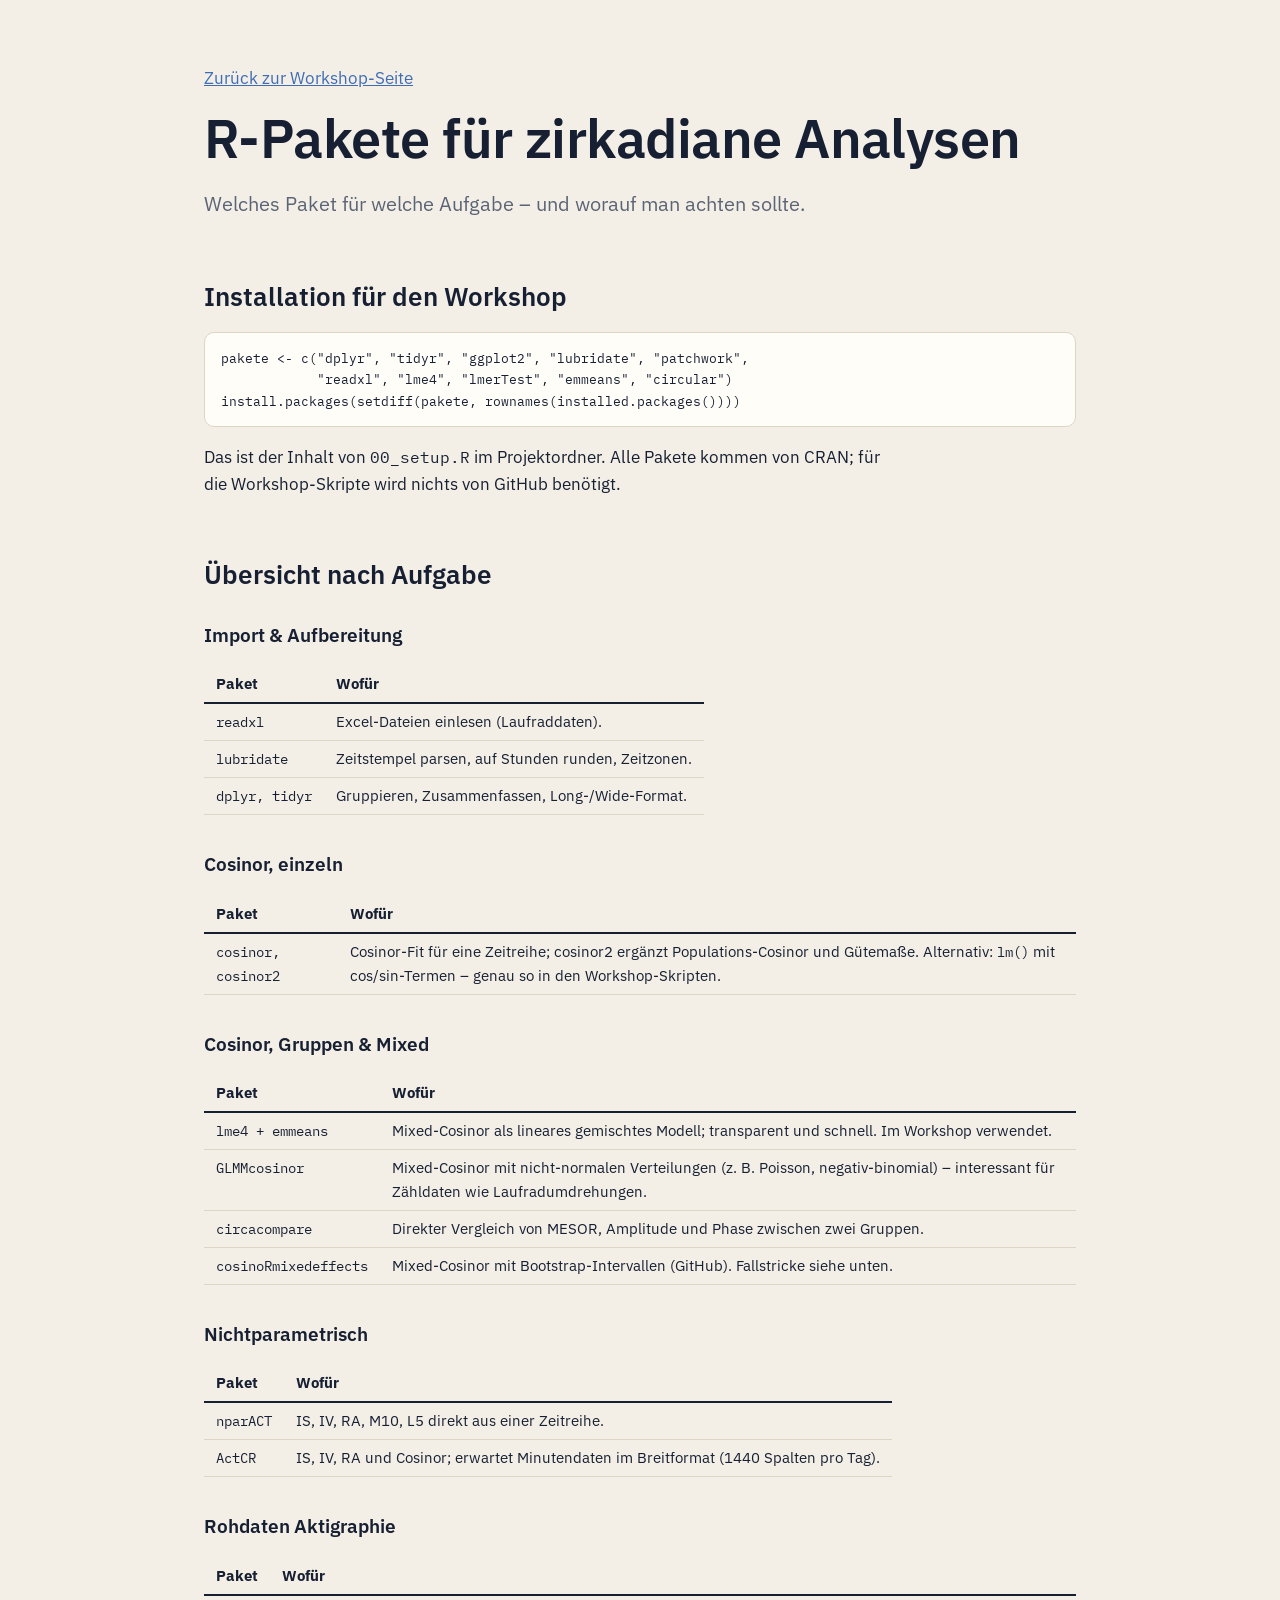
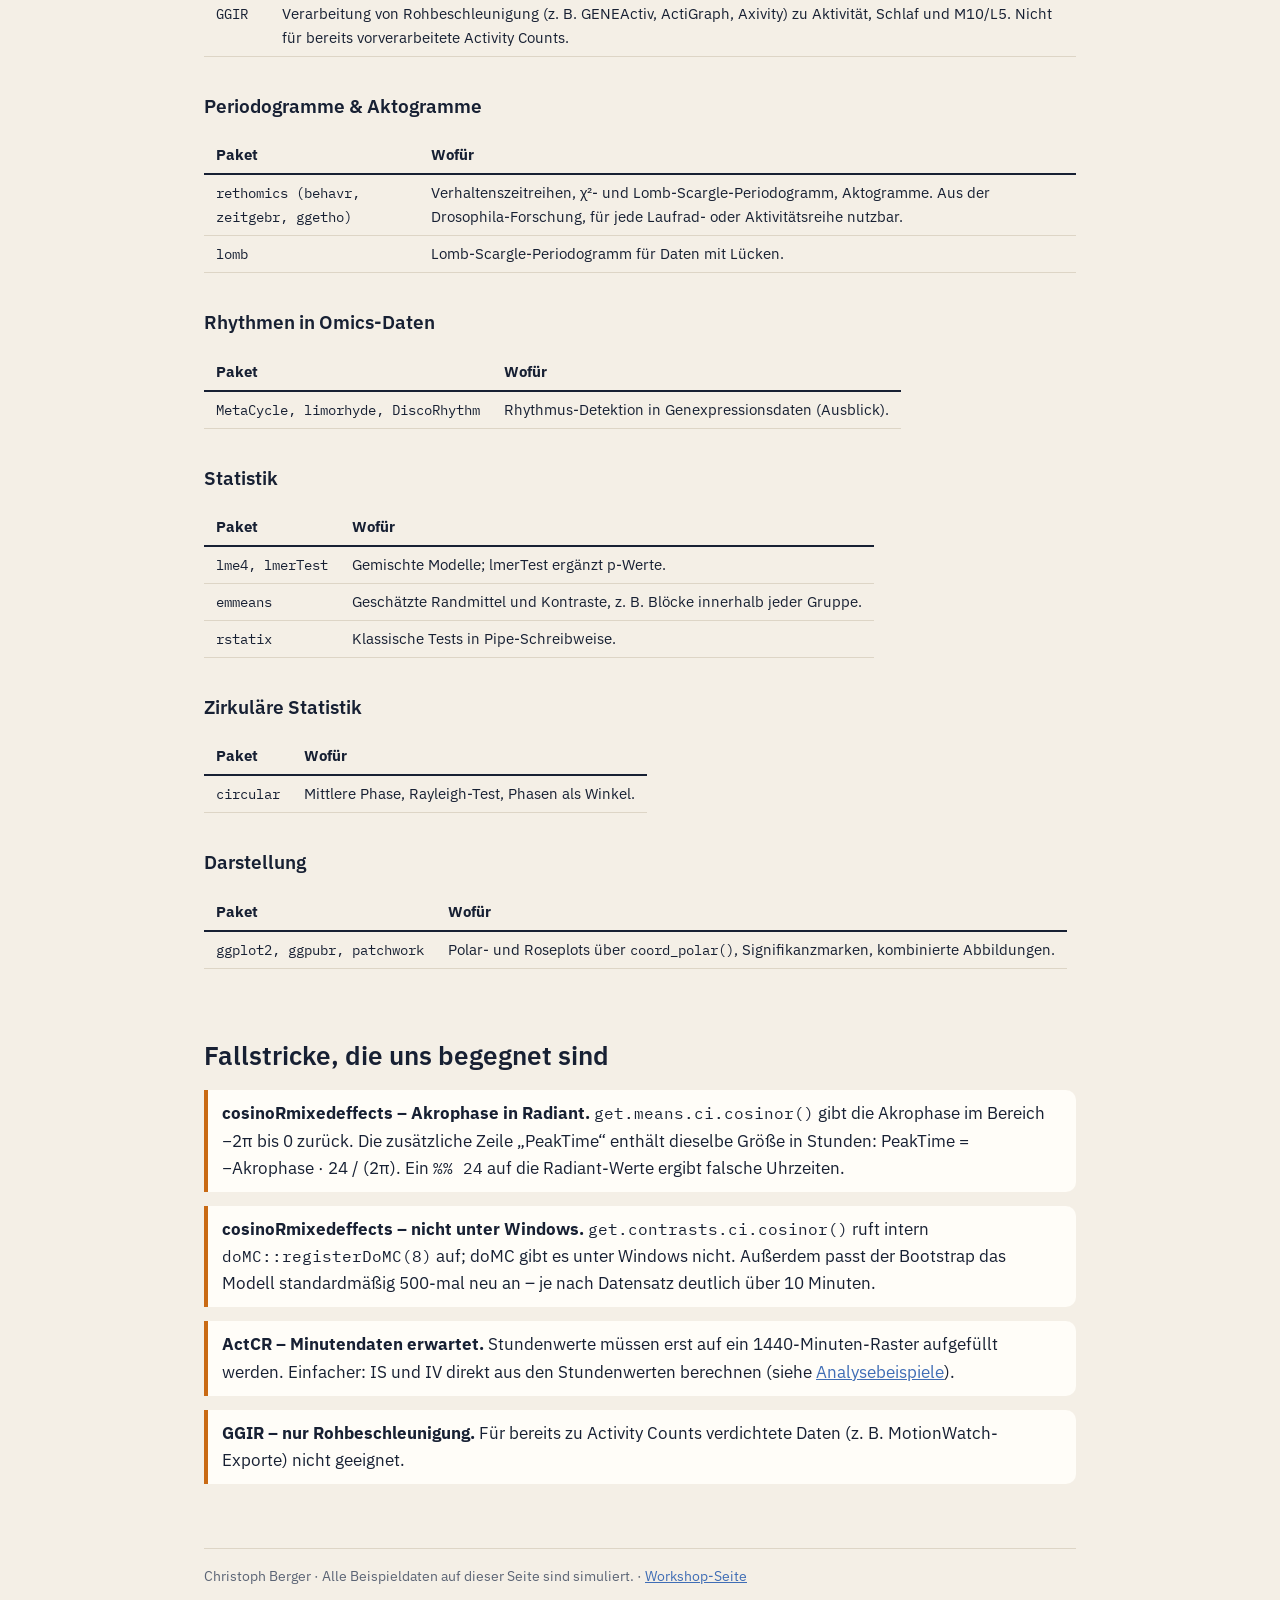
<file: circadian-rhythm-analysis/r-pakete.html>
<!doctype html>
<html lang="de">
<head>
<meta charset="utf-8">
<meta name="viewport" content="width=device-width, initial-scale=1, viewport-fit=cover">
<title>R-Pakete – Zirkadiane Analysen in R</title>
<link rel="preconnect" href="https://fonts.googleapis.com">
<link href="https://fonts.googleapis.com/css2?family=IBM+Plex+Mono:wght@400;600&family=IBM+Plex+Sans:wght@400;600&display=swap" rel="stylesheet">
<link rel="stylesheet" href="style.css">
<link rel="icon" href="data:image/svg+xml,<svg xmlns='http://www.w3.org/2000/svg' viewBox='0 0 100 100'><text y='.9em' font-size='90'>🕐</text></svg>">
<style>
pre.code{font-family:'IBM Plex Mono',Menlo,Consolas,monospace;font-size:14.5px;line-height:1.5;background:var(--card);border:1px solid var(--line);border-radius:10px;padding:14px 16px;overflow-x:auto;white-space:pre}
.tw{overflow-x:auto}
table.t{border-collapse:collapse;font-size:15px;margin:10px 0}
table.t th,table.t td{padding:6px 12px;border-bottom:1px solid var(--line);text-align:left;vertical-align:top}
table.t th{border-bottom:2px solid var(--ink)}
table.t td.n{text-align:right;font-family:'IBM Plex Mono',monospace}
figure{margin:16px 0}
figure img{max-width:100%;height:auto;border:1px solid var(--line);border-radius:10px;background:#fff}
figcaption{font-size:14px;color:var(--mut);margin-top:6px}
.toc{columns:2;column-gap:32px}
@media (max-width:640px){.toc{columns:1}}
.hint{border-left:4px solid var(--orange);padding:10px 14px;background:var(--card);border-radius:0 10px 10px 0;margin:14px 0}
</style>
</head>
<body>
<main>
<p><a href="./">Zurück zur Workshop-Seite</a></p>
<h1>R-Pakete für zirkadiane Analysen</h1>
<p class="lead">Welches Paket für welche Aufgabe – und worauf man achten sollte.</p>
<h2>Installation für den Workshop</h2>
<pre class="code"><code>pakete &lt;- c(&quot;dplyr&quot;, &quot;tidyr&quot;, &quot;ggplot2&quot;, &quot;lubridate&quot;, &quot;patchwork&quot;,
            &quot;readxl&quot;, &quot;lme4&quot;, &quot;lmerTest&quot;, &quot;emmeans&quot;, &quot;circular&quot;)
install.packages(setdiff(pakete, rownames(installed.packages())))</code></pre>
<p>Das ist der Inhalt von <code>00_setup.R</code> im Projektordner. Alle Pakete kommen von CRAN; für die Workshop-Skripte wird nichts von GitHub benötigt.</p>
<h2>Übersicht nach Aufgabe</h2>
<h3>Import &amp; Aufbereitung</h3>
<div class="tw"><table class="t"><tr><th>Paket</th><th>Wofür</th></tr><tr><td><code>readxl</code></td><td>Excel-Dateien einlesen (Laufraddaten).</td></tr><tr><td><code>lubridate</code></td><td>Zeitstempel parsen, auf Stunden runden, Zeitzonen.</td></tr><tr><td><code>dplyr, tidyr</code></td><td>Gruppieren, Zusammenfassen, Long-/Wide-Format.</td></tr></table></div>
<h3>Cosinor, einzeln</h3>
<div class="tw"><table class="t"><tr><th>Paket</th><th>Wofür</th></tr><tr><td><code>cosinor, cosinor2</code></td><td>Cosinor-Fit für eine Zeitreihe; cosinor2 ergänzt Populations-Cosinor und Gütemaße. Alternativ: <code>lm()</code> mit cos/sin-Termen – genau so in den Workshop-Skripten.</td></tr></table></div>
<h3>Cosinor, Gruppen &amp; Mixed</h3>
<div class="tw"><table class="t"><tr><th>Paket</th><th>Wofür</th></tr><tr><td><code>lme4 + emmeans</code></td><td>Mixed-Cosinor als lineares gemischtes Modell; transparent und schnell. Im Workshop verwendet.</td></tr><tr><td><code>GLMMcosinor</code></td><td>Mixed-Cosinor mit nicht-normalen Verteilungen (z. B. Poisson, negativ-binomial) – interessant für Zähldaten wie Laufradumdrehungen.</td></tr><tr><td><code>circacompare</code></td><td>Direkter Vergleich von MESOR, Amplitude und Phase zwischen zwei Gruppen.</td></tr><tr><td><code>cosinoRmixedeffects</code></td><td>Mixed-Cosinor mit Bootstrap-Intervallen (GitHub). Fallstricke siehe unten.</td></tr></table></div>
<h3>Nichtparametrisch</h3>
<div class="tw"><table class="t"><tr><th>Paket</th><th>Wofür</th></tr><tr><td><code>nparACT</code></td><td>IS, IV, RA, M10, L5 direkt aus einer Zeitreihe.</td></tr><tr><td><code>ActCR</code></td><td>IS, IV, RA und Cosinor; erwartet Minutendaten im Breitformat (1440 Spalten pro Tag).</td></tr></table></div>
<h3>Rohdaten Aktigraphie</h3>
<div class="tw"><table class="t"><tr><th>Paket</th><th>Wofür</th></tr><tr><td><code>GGIR</code></td><td>Verarbeitung von Rohbeschleunigung (z. B. GENEActiv, ActiGraph, Axivity) zu Aktivität, Schlaf und M10/L5. Nicht für bereits vorverarbeitete Activity Counts.</td></tr></table></div>
<h3>Periodogramme &amp; Aktogramme</h3>
<div class="tw"><table class="t"><tr><th>Paket</th><th>Wofür</th></tr><tr><td><code>rethomics (behavr, zeitgebr, ggetho)</code></td><td>Verhaltenszeitreihen, χ²- und Lomb-Scargle-Periodogramm, Aktogramme. Aus der Drosophila-Forschung, für jede Laufrad- oder Aktivitätsreihe nutzbar.</td></tr><tr><td><code>lomb</code></td><td>Lomb-Scargle-Periodogramm für Daten mit Lücken.</td></tr></table></div>
<h3>Rhythmen in Omics-Daten</h3>
<div class="tw"><table class="t"><tr><th>Paket</th><th>Wofür</th></tr><tr><td><code>MetaCycle, limorhyde, DiscoRhythm</code></td><td>Rhythmus-Detektion in Genexpressionsdaten (Ausblick).</td></tr></table></div>
<h3>Statistik</h3>
<div class="tw"><table class="t"><tr><th>Paket</th><th>Wofür</th></tr><tr><td><code>lme4, lmerTest</code></td><td>Gemischte Modelle; lmerTest ergänzt p-Werte.</td></tr><tr><td><code>emmeans</code></td><td>Geschätzte Randmittel und Kontraste, z. B. Blöcke innerhalb jeder Gruppe.</td></tr><tr><td><code>rstatix</code></td><td>Klassische Tests in Pipe-Schreibweise.</td></tr></table></div>
<h3>Zirkuläre Statistik</h3>
<div class="tw"><table class="t"><tr><th>Paket</th><th>Wofür</th></tr><tr><td><code>circular</code></td><td>Mittlere Phase, Rayleigh-Test, Phasen als Winkel.</td></tr></table></div>
<h3>Darstellung</h3>
<div class="tw"><table class="t"><tr><th>Paket</th><th>Wofür</th></tr><tr><td><code>ggplot2, ggpubr, patchwork</code></td><td>Polar- und Roseplots über <code>coord_polar()</code>, Signifikanzmarken, kombinierte Abbildungen.</td></tr></table></div>
<h2>Fallstricke, die uns begegnet sind</h2>
<div class="hint"><b>cosinoRmixedeffects – Akrophase in Radiant.</b> <code>get.means.ci.cosinor()</code> gibt die Akrophase im Bereich −2π bis 0 zurück. Die zusätzliche Zeile „PeakTime“ enthält dieselbe Größe in Stunden: PeakTime = −Akrophase · 24 / (2π). Ein <code>%% 24</code> auf die Radiant-Werte ergibt falsche Uhrzeiten.</div>
<div class="hint"><b>cosinoRmixedeffects – nicht unter Windows.</b> <code>get.contrasts.ci.cosinor()</code> ruft intern <code>doMC::registerDoMC(8)</code> auf; doMC gibt es unter Windows nicht. Außerdem passt der Bootstrap das Modell standardmäßig 500-mal neu an – je nach Datensatz deutlich über 10 Minuten.</div>
<div class="hint"><b>ActCR – Minutendaten erwartet.</b> Stundenwerte müssen erst auf ein 1440-Minuten-Raster aufgefüllt werden. Einfacher: IS und IV direkt aus den Stundenwerten berechnen (siehe <a href="analysebeispiele.html">Analysebeispiele</a>).</div>
<div class="hint"><b>GGIR – nur Rohbeschleunigung.</b> Für bereits zu Activity Counts verdichtete Daten (z. B. MotionWatch-Exporte) nicht geeignet.</div>
<footer>Christoph Berger · Alle Beispieldaten auf dieser Seite sind simuliert. · <a href="./">Workshop-Seite</a></footer>
</main>
</body>
</html>
</file>
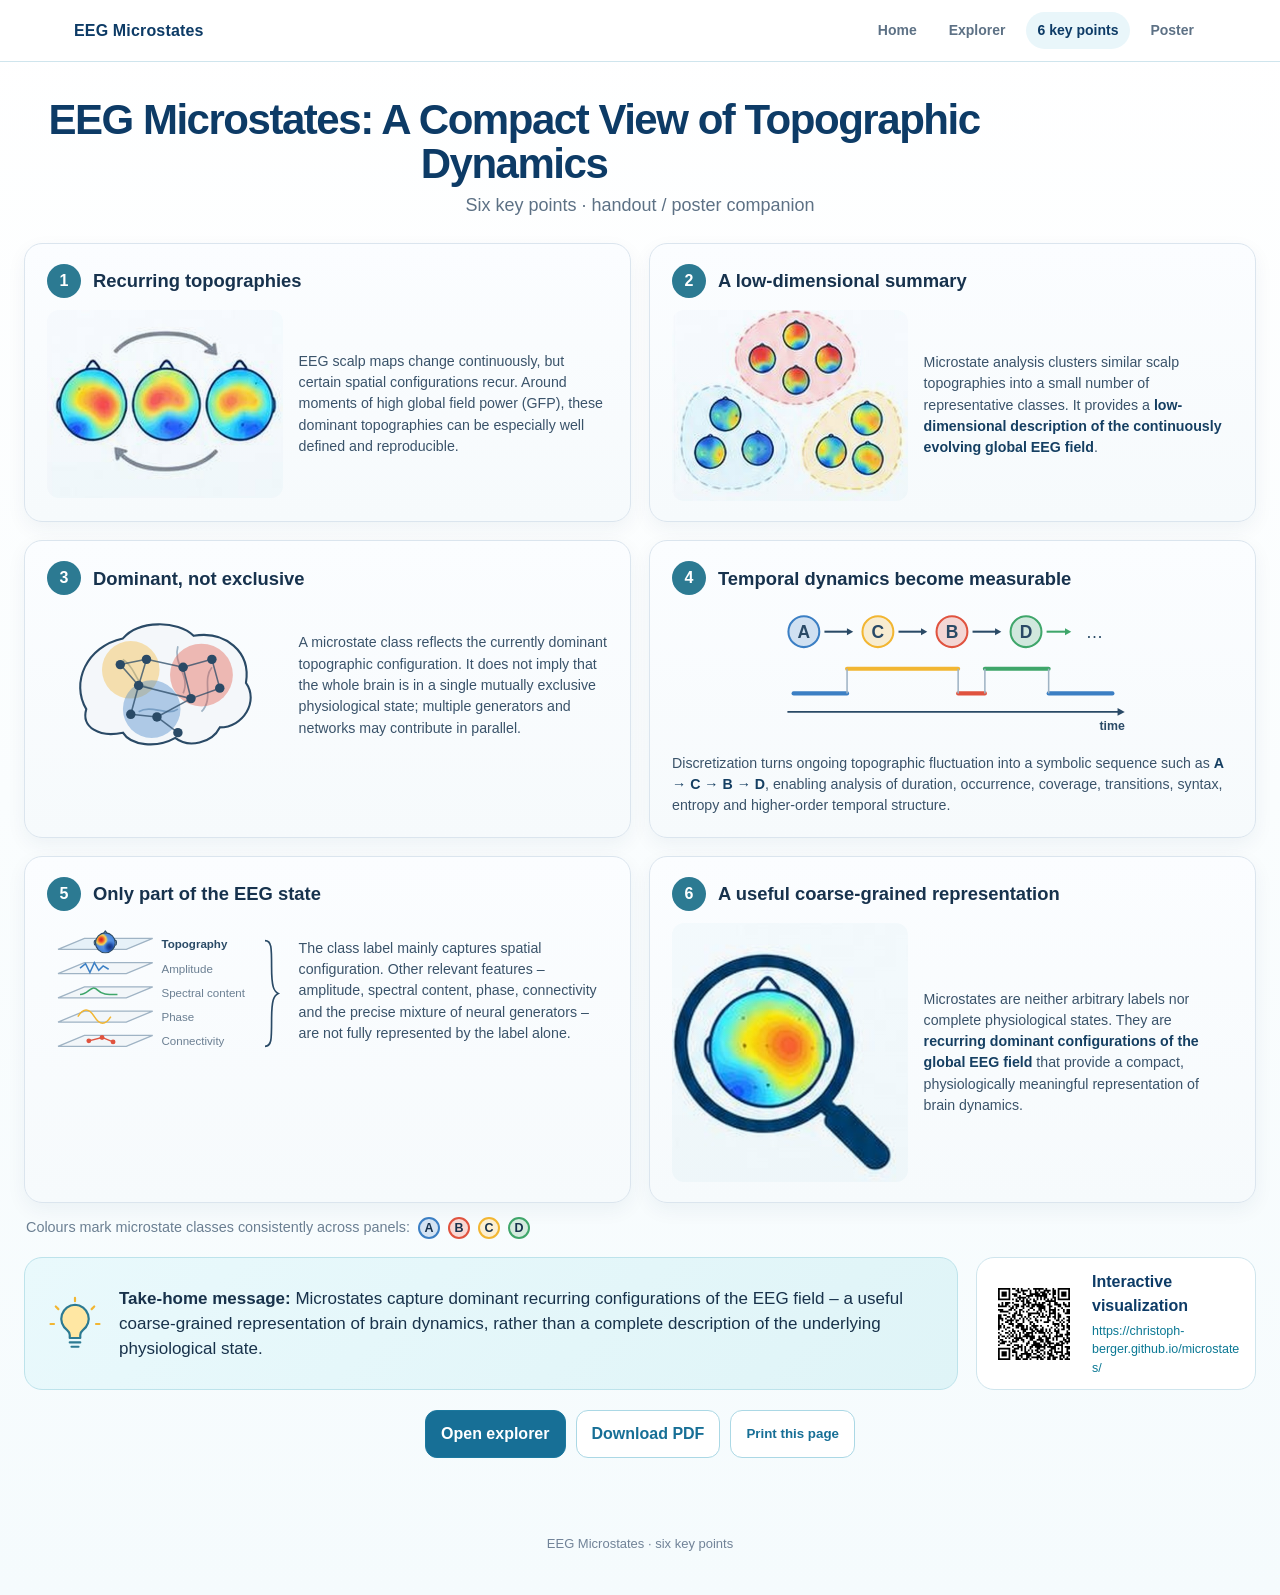
<file: microstates/handout.html>
<!doctype html><html lang="en"><head><meta charset="utf-8"><meta name="viewport" content="width=device-width,initial-scale=1"><title>EEG Microstates - Six key points</title><link rel="stylesheet" href="styles.css"><style>
/* Handout v2: coloured illustrations (extends styles.css) */
.points-grid.v2{display:grid;grid-template-columns:repeat(2,minmax(0,1fr));gap:18px}
.points-grid.v2 .point.v2{display:flex;flex-direction:column;gap:12px;padding:20px 22px;border:1px solid #dbe5ee;border-radius:18px;background:linear-gradient(180deg,#fbfdff,#f6fafc);break-inside:avoid}
.point.v2.wide .pt-body{grid-template-columns:1fr}
.point.v2.wide .pt-illu{width:100%;max-width:360px;justify-self:center}
.pt-head{display:flex;align-items:center;gap:12px}
.pt-head h2{margin:0;font-size:1.15rem;line-height:1.25;color:#17324d}
.pt-num{flex:none;width:34px;height:34px;border-radius:50%;background:#2c7a92;color:#fff;display:grid;place-items:center;font-weight:700;font-size:1rem}
.pt-body{display:grid;grid-template-columns:minmax(120px,42%) 1fr;gap:16px;align-items:center}
.pt-body p{margin:0;line-height:1.5;color:#3a536a}
.pt-illu{width:100%;height:auto;display:block}
.pt-photo{mix-blend-mode:multiply;border-radius:12px}
.pt-legend{margin:14px 2px 0;font-size:.9rem;color:#6b7f92}
.pt-legend .cl{display:inline-grid;place-items:center;width:22px;height:22px;border-radius:50%;border:2px solid var(--c);background:color-mix(in srgb,var(--c) 22%,#fff);color:#17324d;font-weight:700;font-size:.78rem;margin-left:4px}
.takehome-print.v2 .th-icon{width:56px;height:56px;flex:none}
@media (max-width:760px){.points-grid.v2{grid-template-columns:1fr}}
@media (max-width:420px){.pt-body{grid-template-columns:1fr}.pt-illu{max-width:260px;justify-self:center}}
@media print{.points-grid.v2{gap:10px}.points-grid.v2 .point.v2{padding:12px 14px}.pt-body p{font-size:.85rem}.pt-legend{display:none}}
</style></head><body>
<header class="topbar"><div class="inner"><a class="brand" href="./">EEG Microstates</a><nav class="nav"><a href="./">Home</a><a href="visualization.html">Explorer</a><a class="current" href="handout.html">6 key points</a><a href="poster.pdf">Poster</a></nav></div></header>
<main class="handout"><div class="handout-head"><h1>EEG Microstates: A Compact View of Topographic Dynamics</h1><p>Six key points · handout / poster companion</p></div><section class="points-grid v2"><article class="point v2"><header class="pt-head"><span class="pt-num">1</span><h2>Recurring topographies</h2></header><div class="pt-body"><img class="pt-illu pt-photo" src="[data-uri]" alt="Three different scalp maps; the first and third are similar, illustrating recurrence"><p>EEG scalp maps change continuously, but certain spatial configurations recur. Around moments of high global field power (GFP), these dominant topographies can be especially well defined and reproducible.</p></div></article><article class="point v2"><header class="pt-head"><span class="pt-num">2</span><h2>A low-dimensional summary</h2></header><div class="pt-body"><img class="pt-illu pt-photo" src="[data-uri]" alt="Three coloured clusters of similar scalp maps, each grouped to one template"><p>Microstate analysis clusters similar scalp topographies into a small number of representative classes. It provides a <strong>low-dimensional description of the continuously evolving global EEG field</strong>.</p></div></article><article class="point v2"><header class="pt-head"><span class="pt-num">3</span><h2>Dominant, not exclusive</h2></header><div class="pt-body"><svg class="pt-illu" viewBox="0 0 180 120" role="img" aria-label="Brain with several coloured generators and network connections active in parallel" xmlns="http://www.w3.org/2000/svg"><defs><radialGradient id="i3pos"><stop offset="0" stop-color="#c81e1e"/><stop offset=".28" stop-color="#e8442b"/><stop offset=".5" stop-color="#f7952f"/><stop offset=".7" stop-color="#ffd84a" stop-opacity=".9"/><stop offset="1" stop-color="#ffd84a" stop-opacity="0"/></radialGradient><radialGradient id="i3neg"><stop offset="0" stop-color="#13307e"/><stop offset=".45" stop-color="#1f4ea8"/><stop offset="1" stop-color="#2c63c2" stop-opacity="0"/></radialGradient><radialGradient id="i3base" cx=".5" cy=".45" r=".6"><stop offset="0" stop-color="#6aa5ec"/><stop offset="1" stop-color="#3f7bd4"/></radialGradient></defs><path d="M30,78 C18,58 30,30 58,24 C70,10 100,10 112,22 C136,18 156,34 152,58 C162,72 150,92 132,92 C126,104 108,108 98,100 C84,108 64,106 58,96 C40,100 26,92 30,78 Z" fill="#f4f7fa" stroke="#2a4a66" stroke-width="1.6"/><path d="M58,40 C70,48 66,60 80,62 M100,30 C96,44 110,52 104,66 M126,46 C118,56 128,70 118,80 M70,80 C80,74 92,84 100,78" fill="none" stroke="#9fb3c4" stroke-width="1.3"/><circle cx="64" cy="48" r="22" fill="#f2b632" fill-opacity=".38"/><circle cx="118" cy="52" r="24" fill="#e0533f" fill-opacity=".38"/><circle cx="80" cy="78" r="22" fill="#3b7fc4" fill-opacity=".38"/><line x1="56" y1="44" x2="76" y2="40" stroke="#2a4a66" stroke-width="1.2" opacity=".75"/><line x1="76" y1="40" x2="70" y2="60" stroke="#2a4a66" stroke-width="1.2" opacity=".75"/><line x1="56" y1="44" x2="70" y2="60" stroke="#2a4a66" stroke-width="1.2" opacity=".75"/><line x1="70" y1="60" x2="64" y2="82" stroke="#2a4a66" stroke-width="1.2" opacity=".75"/><line x1="64" y1="82" x2="84" y2="84" stroke="#2a4a66" stroke-width="1.2" opacity=".75"/><line x1="84" y1="84" x2="100" y2="96" stroke="#2a4a66" stroke-width="1.2" opacity=".75"/><line x1="84" y1="84" x2="110" y2="70" stroke="#2a4a66" stroke-width="1.2" opacity=".75"/><line x1="110" y1="70" x2="132" y2="62" stroke="#2a4a66" stroke-width="1.2" opacity=".75"/><line x1="132" y1="62" x2="126" y2="40" stroke="#2a4a66" stroke-width="1.2" opacity=".75"/><line x1="126" y1="40" x2="104" y2="46" stroke="#2a4a66" stroke-width="1.2" opacity=".75"/><line x1="104" y1="46" x2="76" y2="40" stroke="#2a4a66" stroke-width="1.2" opacity=".75"/><line x1="104" y1="46" x2="110" y2="70" stroke="#2a4a66" stroke-width="1.2" opacity=".75"/><line x1="70" y1="60" x2="110" y2="70" stroke="#2a4a66" stroke-width="1.2" opacity=".75"/><circle cx="56" cy="44" r="3.6" fill="#2a4a66"/><circle cx="76" cy="40" r="3.6" fill="#2a4a66"/><circle cx="70" cy="60" r="3.6" fill="#2a4a66"/><circle cx="104" cy="46" r="3.6" fill="#2a4a66"/><circle cx="126" cy="40" r="3.6" fill="#2a4a66"/><circle cx="132" cy="62" r="3.6" fill="#2a4a66"/><circle cx="110" cy="70" r="3.6" fill="#2a4a66"/><circle cx="84" cy="84" r="3.6" fill="#2a4a66"/><circle cx="64" cy="82" r="3.6" fill="#2a4a66"/><circle cx="100" cy="96" r="3.6" fill="#2a4a66"/></svg><p>A microstate class reflects the currently dominant topographic configuration. It does not imply that the whole brain is in a single mutually exclusive physiological state; multiple generators and networks may contribute in parallel.</p></div></article><article class="point v2 wide"><header class="pt-head"><span class="pt-num">4</span><h2>Temporal dynamics become measurable</h2></header><div class="pt-body"><svg class="pt-illu" viewBox="0 0 350 126" role="img" aria-label="Symbolic sequence A, C, B, D as coloured circles and as a step function over time" xmlns="http://www.w3.org/2000/svg"><defs><radialGradient id="i4pos"><stop offset="0" stop-color="#c81e1e"/><stop offset=".28" stop-color="#e8442b"/><stop offset=".5" stop-color="#f7952f"/><stop offset=".7" stop-color="#ffd84a" stop-opacity=".9"/><stop offset="1" stop-color="#ffd84a" stop-opacity="0"/></radialGradient><radialGradient id="i4neg"><stop offset="0" stop-color="#13307e"/><stop offset=".45" stop-color="#1f4ea8"/><stop offset="1" stop-color="#2c63c2" stop-opacity="0"/></radialGradient><radialGradient id="i4base" cx=".5" cy=".45" r=".6"><stop offset="0" stop-color="#6aa5ec"/><stop offset="1" stop-color="#3f7bd4"/></radialGradient></defs><circle cx="30" cy="24" r="15" fill="#3b7fc4" fill-opacity=".22" stroke="#3b7fc4" stroke-width="2"/><text x="30" y="30" text-anchor="middle" font-size="17" font-weight="700" fill="#2a4a66" font-family="Inter,Arial,sans-serif">A</text><line x1="50" y1="24" x2="74" y2="24" stroke="#2a4a66" stroke-width="2"/><path d="M78.0,24.0 L71.9,27.4 L71.9,20.6 Z" fill="#2a4a66"/><circle cx="102" cy="24" r="15" fill="#f2b632" fill-opacity=".22" stroke="#f2b632" stroke-width="2"/><text x="102" y="30" text-anchor="middle" font-size="17" font-weight="700" fill="#2a4a66" font-family="Inter,Arial,sans-serif">C</text><line x1="122" y1="24" x2="146" y2="24" stroke="#2a4a66" stroke-width="2"/><path d="M150.0,24.0 L143.9,27.4 L143.9,20.6 Z" fill="#2a4a66"/><circle cx="174" cy="24" r="15" fill="#e0533f" fill-opacity=".22" stroke="#e0533f" stroke-width="2"/><text x="174" y="30" text-anchor="middle" font-size="17" font-weight="700" fill="#2a4a66" font-family="Inter,Arial,sans-serif">B</text><line x1="194" y1="24" x2="218" y2="24" stroke="#2a4a66" stroke-width="2"/><path d="M222.0,24.0 L215.9,27.4 L215.9,20.6 Z" fill="#2a4a66"/><circle cx="246" cy="24" r="15" fill="#3fa66a" fill-opacity=".22" stroke="#3fa66a" stroke-width="2"/><text x="246" y="30" text-anchor="middle" font-size="17" font-weight="700" fill="#2a4a66" font-family="Inter,Arial,sans-serif">D</text><line x1="266" y1="24" x2="286" y2="24" stroke="#3fa66a" stroke-width="2"/><path d="M290.0,24.0 L283.9,27.4 L283.9,20.6 Z" fill="#3fa66a"/><text x="304" y="30" font-size="17" fill="#2a4a66" font-family="Inter,Arial,sans-serif">…</text><line x1="20" y1="84" x2="72" y2="84" stroke="#3b7fc4" stroke-width="4" stroke-linecap="round"/><line x1="72" y1="60" x2="180" y2="60" stroke="#f2b632" stroke-width="4" stroke-linecap="round"/><line x1="180" y1="84" x2="206" y2="84" stroke="#e0533f" stroke-width="4" stroke-linecap="round"/><line x1="206" y1="60" x2="268" y2="60" stroke="#3fa66a" stroke-width="4" stroke-linecap="round"/><line x1="268" y1="84" x2="330" y2="84" stroke="#3b7fc4" stroke-width="4" stroke-linecap="round"/><line x1="72" y1="84" x2="72" y2="60" stroke="#9fb3c4" stroke-width="1.5"/><line x1="180" y1="60" x2="180" y2="84" stroke="#9fb3c4" stroke-width="1.5"/><line x1="206" y1="84" x2="206" y2="60" stroke="#9fb3c4" stroke-width="1.5"/><line x1="268" y1="60" x2="268" y2="84" stroke="#9fb3c4" stroke-width="1.5"/><line x1="14" y1="102" x2="336" y2="102" stroke="#2a4a66" stroke-width="1.6"/><path d="M342.0,102.0 L335.0,105.8 L335.0,98.2 Z" fill="#2a4a66"/><text x="342" y="120" text-anchor="end" font-size="12" fill="#2a4a66" font-family="Inter,Arial,sans-serif" font-weight="600">time</text></svg><p>Discretization turns ongoing topographic fluctuation into a symbolic sequence such as <strong>A → C → B → D</strong>, enabling analysis of duration, occurrence, coverage, transitions, syntax, entropy and higher-order temporal structure.</p></div></article><article class="point v2"><header class="pt-head"><span class="pt-num">5</span><h2>Only part of the EEG state</h2></header><div class="pt-body"><svg class="pt-illu" viewBox="0 0 214 124" role="img" aria-label="Layer stack: topography on top, then amplitude, spectral content, phase and connectivity" xmlns="http://www.w3.org/2000/svg"><defs><radialGradient id="i5pos"><stop offset="0" stop-color="#c81e1e"/><stop offset=".28" stop-color="#e8442b"/><stop offset=".5" stop-color="#f7952f"/><stop offset=".7" stop-color="#ffd84a" stop-opacity=".9"/><stop offset="1" stop-color="#ffd84a" stop-opacity="0"/></radialGradient><radialGradient id="i5neg"><stop offset="0" stop-color="#13307e"/><stop offset=".45" stop-color="#1f4ea8"/><stop offset="1" stop-color="#2c63c2" stop-opacity="0"/></radialGradient><radialGradient id="i5base" cx=".5" cy=".45" r=".6"><stop offset="0" stop-color="#6aa5ec"/><stop offset="1" stop-color="#3f7bd4"/></radialGradient></defs><path d="M10,24 L34,14 L96,14 L72,24 Z" fill="#e6f1f8" stroke="#9fb3c4" stroke-width="1.2"/><text x="104" y="23" font-size="10.5" fill="#2a4a66" font-weight="600" font-family="Inter,Arial,sans-serif">Topography</text><path d="M10,46 L34,36 L96,36 L72,46 Z" fill="#f2f6f9" stroke="#9fb3c4" stroke-width="1.2"/><text x="104" y="45" font-size="10.5" fill="#6b7f92" font-weight="400" font-family="Inter,Arial,sans-serif">Amplitude</text><path d="M10,68 L34,58 L96,58 L72,68 Z" fill="#f2f6f9" stroke="#9fb3c4" stroke-width="1.2"/><text x="104" y="67" font-size="10.5" fill="#6b7f92" font-weight="400" font-family="Inter,Arial,sans-serif">Spectral content</text><path d="M10,90 L34,80 L96,80 L72,90 Z" fill="#f2f6f9" stroke="#9fb3c4" stroke-width="1.2"/><text x="104" y="89" font-size="10.5" fill="#6b7f92" font-weight="400" font-family="Inter,Arial,sans-serif">Phase</text><path d="M10,112 L34,102 L96,102 L72,112 Z" fill="#f2f6f9" stroke="#9fb3c4" stroke-width="1.2"/><text x="104" y="111" font-size="10.5" fill="#6b7f92" font-weight="400" font-family="Inter,Arial,sans-serif">Connectivity</text><clipPath id="i5clip13"><circle cx="53" cy="18" r="9"/></clipPath><path d="M51.4,9.3 L53.0,7.2 L54.6,9.3" fill="#eef4f8" stroke="#2a4a66" stroke-width="1" stroke-linejoin="round"/><ellipse cx="43.8" cy="18.0" rx="0.9" ry="2.2" fill="#eef4f8" stroke="#2a4a66" stroke-width="1"/><ellipse cx="62.2" cy="18.0" rx="0.9" ry="2.2" fill="#eef4f8" stroke="#2a4a66" stroke-width="1"/><g clip-path="url(#i5clip13)"><circle cx="53" cy="18" r="9" fill="url(#i5base)"/><circle cx="49.2" cy="15.1" r="6.3" fill="url(#i5pos)"/><circle cx="57.0" cy="21.8" r="5.9" fill="url(#i5neg)"/></g><circle cx="53" cy="18" r="9" fill="none" stroke="#2a4a66" stroke-width="1"/><path d="M30,41 l5,-4 4,8 4,-9 4,7 4,-4 5,3" fill="none" stroke="#3b7fc4" stroke-width="1.4"/><path d="M30,65 C38,65 40,55 46,61 C50,65 54,65 64,65" fill="none" stroke="#3fa66a" stroke-width="1.4"/><path d="M28,85 C33,77 38,77 43,85 S53,93 58,85 68,77" fill="none" stroke="#f2b632" stroke-width="1.4"/><circle cx="38" cy="107" r="2.2" fill="#e0533f"/><circle cx="50" cy="104" r="2.2" fill="#e0533f"/><circle cx="60" cy="108" r="2.2" fill="#e0533f"/><path d="M38,107 L50,104 L60,108" stroke="#e0533f" stroke-width="1.2" fill="none"/><path d="M198,16 C204,16 204,22 204,40 C204,58 206,62 210,64 C206,66 204,70 204,88 C204,106 204,112 198,112" fill="none" stroke="#2a4a66" stroke-width="1.5"/></svg><p>The class label mainly captures spatial configuration. Other relevant features – amplitude, spectral content, phase, connectivity and the precise mixture of neural generators – are not fully represented by the label alone.</p></div></article><article class="point v2"><header class="pt-head"><span class="pt-num">6</span><h2>A useful coarse-grained representation</h2></header><div class="pt-body"><img class="pt-illu pt-photo" src="[data-uri]" alt="Magnifying glass over a scalp map"><p>Microstates are neither arbitrary labels nor complete physiological states. They are <strong>recurring dominant configurations of the global EEG field</strong> that provide a compact, physiologically meaningful representation of brain dynamics.</p></div></article></section>
<p class="pt-legend">Colours mark microstate classes consistently across panels: <span class="cl" style="--c:#3b7fc4">A</span> <span class="cl" style="--c:#e0533f">B</span> <span class="cl" style="--c:#f2b632">C</span> <span class="cl" style="--c:#3fa66a">D</span></p>
<section class="handout-bottom"><div class="takehome-print v2"><svg class="th-icon" viewBox="0 0 64 64" aria-hidden="true"><path d="M32 10a16 16 0 0 0-9 29c2 1.6 3 3.4 3 5.6V48h12v-3.4c0-2.2 1-4 3-5.6A16 16 0 0 0 32 10z" fill="#ffe7a3" stroke="#2c7a92" stroke-width="2.5" stroke-linejoin="round"/><path d="M26 53h12M28 58h8" stroke="#2c7a92" stroke-width="2.5" stroke-linecap="round"/><path d="M32 2v4M10 12l3 3M54 12l-3 3M4 32h4M56 32h4" stroke="#f2b632" stroke-width="2.5" stroke-linecap="round"/></svg><div><strong>Take-home message:</strong> Microstates capture dominant recurring configurations of the EEG field – a useful coarse-grained representation of brain dynamics, rather than a complete description of the underlying physiological state.</div></div>
<div class="link-print"><img src="assets/qr-microstates.svg" alt="QR code"><div><strong>Interactive visualization</strong><span>https://christoph-berger.github.io/microstates/</span></div></div></section>
<div class="print-actions"><a class="btn" href="visualization.html">Open explorer</a><a class="btn secondary" href="microstates-handout.pdf">Download PDF</a><button class="btn secondary" onclick="window.print()">Print this page</button></div></main><footer class="footer">EEG Microstates · six key points</footer></body></html>
</file>
<file: circadian-rhythm-analysis/style.css>
:root{--bg:#f4efe6;--card:#fffdf8;--ink:#172033;--mut:#5b6475;--line:#ddd5c6;--blue:#3f6db5;--orange:#c96a14;--night:#e4e0d6;color-scheme:light}
@media (prefers-color-scheme:dark){:root{--bg:#12192a;--card:#1a2338;--ink:#ece7dc;--mut:#a3abbb;--line:#2c3650;--blue:#7ea4e6;--orange:#f0a050;--night:#202a42;color-scheme:dark}}
*{box-sizing:border-box}
html{scroll-padding-top:env(safe-area-inset-top,0px)}
body{margin:0;background:var(--bg);color:var(--ink);font-family:'IBM Plex Sans',Helvetica,Arial,sans-serif;font-size:17px;line-height:1.6;padding:env(safe-area-inset-top,0px) 0 env(safe-area-inset-bottom,0px)}
main{max-width:920px;margin:0 auto;padding:48px 24px 80px}
h1{font-size:clamp(34px,6vw,54px);line-height:1.08;font-weight:600;margin:0 0 16px;letter-spacing:-.01em}
h2{font-size:26px;font-weight:600;margin:56px 0 8px}
h3{font-size:19px;font-weight:600;margin:24px 0 6px}
p,li{max-width:68ch}
a{color:var(--blue)}
a:focus-visible,button:focus-visible,input:focus-visible{outline:3px solid var(--orange);outline-offset:2px}
.lead{font-size:20px;color:var(--mut)}
.card{background:var(--card);border:1px solid var(--line);border-radius:14px;padding:20px 22px;margin:16px 0}
.grid{display:grid;grid-template-columns:repeat(auto-fit,minmax(240px,1fr));gap:16px}
.grid .card{margin:0}
.grid a.card{text-decoration:none;color:var(--ink);display:block}
.grid a.card:hover{border-color:var(--blue)}
code,.mono{font-family:'IBM Plex Mono',Menlo,Consolas,monospace;font-size:.92em}
.formula{font-family:'IBM Plex Mono',Menlo,Consolas,monospace;overflow-x:auto;white-space:pre;background:var(--card);border:1px solid var(--line);border-radius:10px;padding:14px 16px;font-size:15px}
.ctrl{display:flex;align-items:center;gap:14px;flex-wrap:wrap;margin:14px 0}
.ctrl input[type=range]{flex:1;min-width:180px;accent-color:var(--blue)}
.ctrl output{font-family:'IBM Plex Mono',monospace;font-weight:600;min-width:70px}
button{font:inherit;font-size:15px;background:var(--card);color:var(--ink);border:1px solid var(--line);border-radius:8px;padding:6px 12px;cursor:pointer}
button:hover{border-color:var(--blue)}
.stats{display:flex;gap:12px;flex-wrap:wrap;margin:10px 0 16px}
.stat{background:var(--card);border:1px solid var(--line);border-radius:10px;padding:8px 14px;min-width:110px}
.stat span{display:block;font-size:13px;color:var(--mut)}
.stat b{font-family:'IBM Plex Mono',monospace;font-size:20px}
canvas{width:100%;height:auto;display:block;background:var(--card);border:1px solid var(--line);border-radius:10px}
.cap{font-size:14px;color:var(--mut);margin:14px 0 6px}
.refs li{margin-bottom:6px}
footer{margin-top:64px;font-size:14px;color:var(--mut);border-top:1px solid var(--line);padding-top:16px}
.sun{display:block;width:72px;height:72px;margin-bottom:20px}
</file>
<file: microstates/styles.css>
:root{
  --navy:#0d3b66; --blue:#176a9a; --teal:#1994ad; --cyan:#eaf8fb;
  --ink:#18324b; --muted:#5d7185; --line:#cfe5ed; --paper:#ffffff;
  --soft:#f6fbfd; --shadow:0 14px 35px rgba(17,55,85,.10);
}
*{box-sizing:border-box}
html{scroll-behavior:smooth}
body{margin:0;background:linear-gradient(180deg,#ffffff 0%,#f5fbfd 100%);color:var(--ink);font-family:Inter,Segoe UI,Arial,sans-serif;line-height:1.48}
a{color:inherit}
.site-shell{max-width:1180px;margin:0 auto;padding:0 24px}
.topbar{position:sticky;top:0;z-index:50;background:rgba(255,255,255,.94);backdrop-filter:blur(10px);border-bottom:1px solid var(--line)}
.topbar .inner{max-width:1180px;margin:0 auto;padding:12px 24px;display:flex;align-items:center;gap:18px;justify-content:space-between}
.brand{font-weight:800;color:var(--navy);text-decoration:none;letter-spacing:.01em}
.nav{display:flex;gap:8px;flex-wrap:wrap}
.nav a{padding:8px 12px;border-radius:999px;text-decoration:none;font-size:14px;font-weight:650;color:var(--muted)}
.nav a:hover,.nav a.current{background:#e9f6fa;color:var(--navy)}
.hero{padding:72px 0 38px;text-align:center}
.eyebrow{display:inline-flex;align-items:center;gap:8px;padding:7px 12px;border-radius:999px;background:#e9f8fb;color:#116f87;font-size:13px;font-weight:750;letter-spacing:.04em;text-transform:uppercase}
h1{font-size:clamp(38px,6vw,66px);line-height:1.05;letter-spacing:-.035em;margin:18px auto 16px;color:var(--navy);max-width:980px}
.lead{font-size:clamp(18px,2.2vw,24px);color:var(--muted);max-width:880px;margin:0 auto}
.takehome{margin:34px auto 0;max-width:920px;padding:22px 26px;border:1px solid #bde3eb;border-radius:20px;background:linear-gradient(135deg,#effbfd,#e7f7fa);box-shadow:var(--shadow);font-size:20px}
.takehome strong{color:#0a6d86}
.action-grid{display:grid;grid-template-columns:repeat(3,minmax(0,1fr));gap:18px;padding:32px 0 56px}
.action-card{background:var(--paper);border:1px solid var(--line);border-radius:22px;padding:26px;box-shadow:var(--shadow);display:flex;flex-direction:column;min-height:285px}
.action-card .icon{width:58px;height:58px;border-radius:16px;background:#e9f8fb;display:grid;place-items:center;color:var(--teal);margin-bottom:20px}
.action-card svg{width:32px;height:32px;stroke:currentColor;fill:none;stroke-width:1.8;stroke-linecap:round;stroke-linejoin:round}
.action-card h2{margin:0 0 8px;color:var(--navy);font-size:23px}
.action-card p{margin:0 0 22px;color:var(--muted);flex:1}
.btnrow{display:flex;gap:10px;flex-wrap:wrap}
.btn{display:inline-flex;align-items:center;justify-content:center;gap:8px;border-radius:12px;padding:11px 15px;text-decoration:none;font-weight:750;border:1px solid #1b789e;background:#176f96;color:#fff;cursor:pointer}
.btn.secondary{background:#fff;color:#176f96;border-color:#abd8e5}
.btn.disabled{pointer-events:none;opacity:.48;filter:grayscale(.25)}
.qrbox{margin:0 auto 66px;display:grid;grid-template-columns:150px 1fr;gap:26px;align-items:center;max-width:820px;padding:22px 26px;border-radius:22px;background:#fff;border:1px solid var(--line);box-shadow:var(--shadow)}
.qrbox img{width:150px;height:150px;background:#fff;padding:5px}
.qrbox h2{margin:0 0 6px;color:var(--navy)}
.qrbox p{margin:0;color:var(--muted)}
.url{font-weight:800;color:#0b7894;word-break:break-word}
.footer{padding:24px 0 42px;color:#718398;text-align:center;font-size:13px}

/* Handout */
.handout{max-width:1320px;margin:0 auto;padding:36px 24px 52px}
.handout-head{text-align:center;margin-bottom:24px}
.handout-head h1{font-size:42px;margin:0 0 6px}
.handout-head p{margin:0;color:var(--muted);font-size:18px}
.points-grid{display:grid;grid-template-columns:repeat(3,minmax(0,1fr));gap:16px}
.point{background:#fff;border:1px solid var(--line);border-radius:18px;padding:18px 18px 17px;display:grid;grid-template-columns:52px 1fr;gap:14px;min-height:236px;box-shadow:0 7px 20px rgba(17,55,85,.055);break-inside:avoid}
.point-mark{width:52px;display:flex;flex-direction:column;align-items:center;gap:12px;color:#1786a5}
.point-mark .num{width:29px;height:29px;border-radius:999px;display:flex;align-items:center;justify-content:center;background:#1988a6;color:#fff;font-weight:800;font-size:14px;line-height:29px;text-align:center}
.point-mark svg{width:34px;height:34px;stroke:currentColor;fill:none;stroke-width:1.75;stroke-linecap:round;stroke-linejoin:round}
.point h2{font-size:19px;line-height:1.2;margin:1px 0 7px;color:var(--navy)}
.point p{font-size:14.2px;line-height:1.43;margin:0;color:#40596e}
.point strong{color:#153f62}
.handout-bottom{display:grid;grid-template-columns:1fr 280px;gap:18px;margin-top:18px;break-inside:avoid}
.takehome-print{border-radius:18px;padding:20px 22px;background:linear-gradient(135deg,#e9f9fc,#dff4f7);border:1px solid #bde3eb;font-size:17px;display:flex;align-items:center;gap:16px}
.takehome-print svg{width:42px;height:42px;flex:0 0 42px;stroke:#0c7895;fill:none;stroke-width:1.7;stroke-linecap:round;stroke-linejoin:round}
.link-print{display:grid;grid-template-columns:88px 1fr;gap:13px;align-items:center;background:#fff;border:1px solid var(--line);border-radius:18px;padding:12px 14px}
.link-print img{width:86px;height:86px}.link-print strong{color:var(--navy)}.link-print span{display:block;color:#0b7894;font-size:12.5px;word-break:break-word;margin-top:4px}
.print-actions{display:flex;justify-content:center;gap:10px;flex-wrap:wrap;margin:20px 0 0}

@media(max-width:900px){.action-grid,.points-grid{grid-template-columns:1fr}.handout-bottom{grid-template-columns:1fr}.qrbox{grid-template-columns:110px 1fr}.qrbox img{width:110px;height:110px}.topbar .inner{align-items:flex-start;flex-direction:column;gap:6px}}
@media print{
  @page{size:A4 landscape;margin:8mm}
  body{background:#fff;-webkit-print-color-adjust:exact;print-color-adjust:exact}
  .topbar,.print-actions,.footer{display:none!important}
  .handout{max-width:none;padding:0}
  .handout-head{margin-bottom:4mm}.handout-head h1{font-size:24pt}.handout-head p{font-size:11.5pt}
  .points-grid{grid-template-columns:repeat(3,1fr);gap:3.5mm}
  .point{min-height:62mm;padding:4mm;grid-template-columns:11mm 1fr;gap:3mm;border-radius:4mm;box-shadow:none}
  .point-mark{width:11mm;gap:3mm}.point-mark .num{width:7mm;height:7mm;line-height:7mm;font-size:8.5pt}.point-mark svg{width:8mm;height:8mm}
  .point h2{font-size:11.7pt;margin-bottom:1.7mm}.point p{font-size:8.8pt;line-height:1.34}
  .handout-bottom{grid-template-columns:1fr 72mm;gap:3.5mm;margin-top:3.5mm}
  .takehome-print{font-size:10.6pt;padding:4.5mm;min-height:25mm}.takehome-print svg{width:9mm;height:9mm;flex-basis:9mm}
  .link-print{grid-template-columns:19mm 1fr;padding:2.5mm}.link-print img{width:19mm;height:19mm}.link-print span{font-size:7.5pt}
}
</file>
